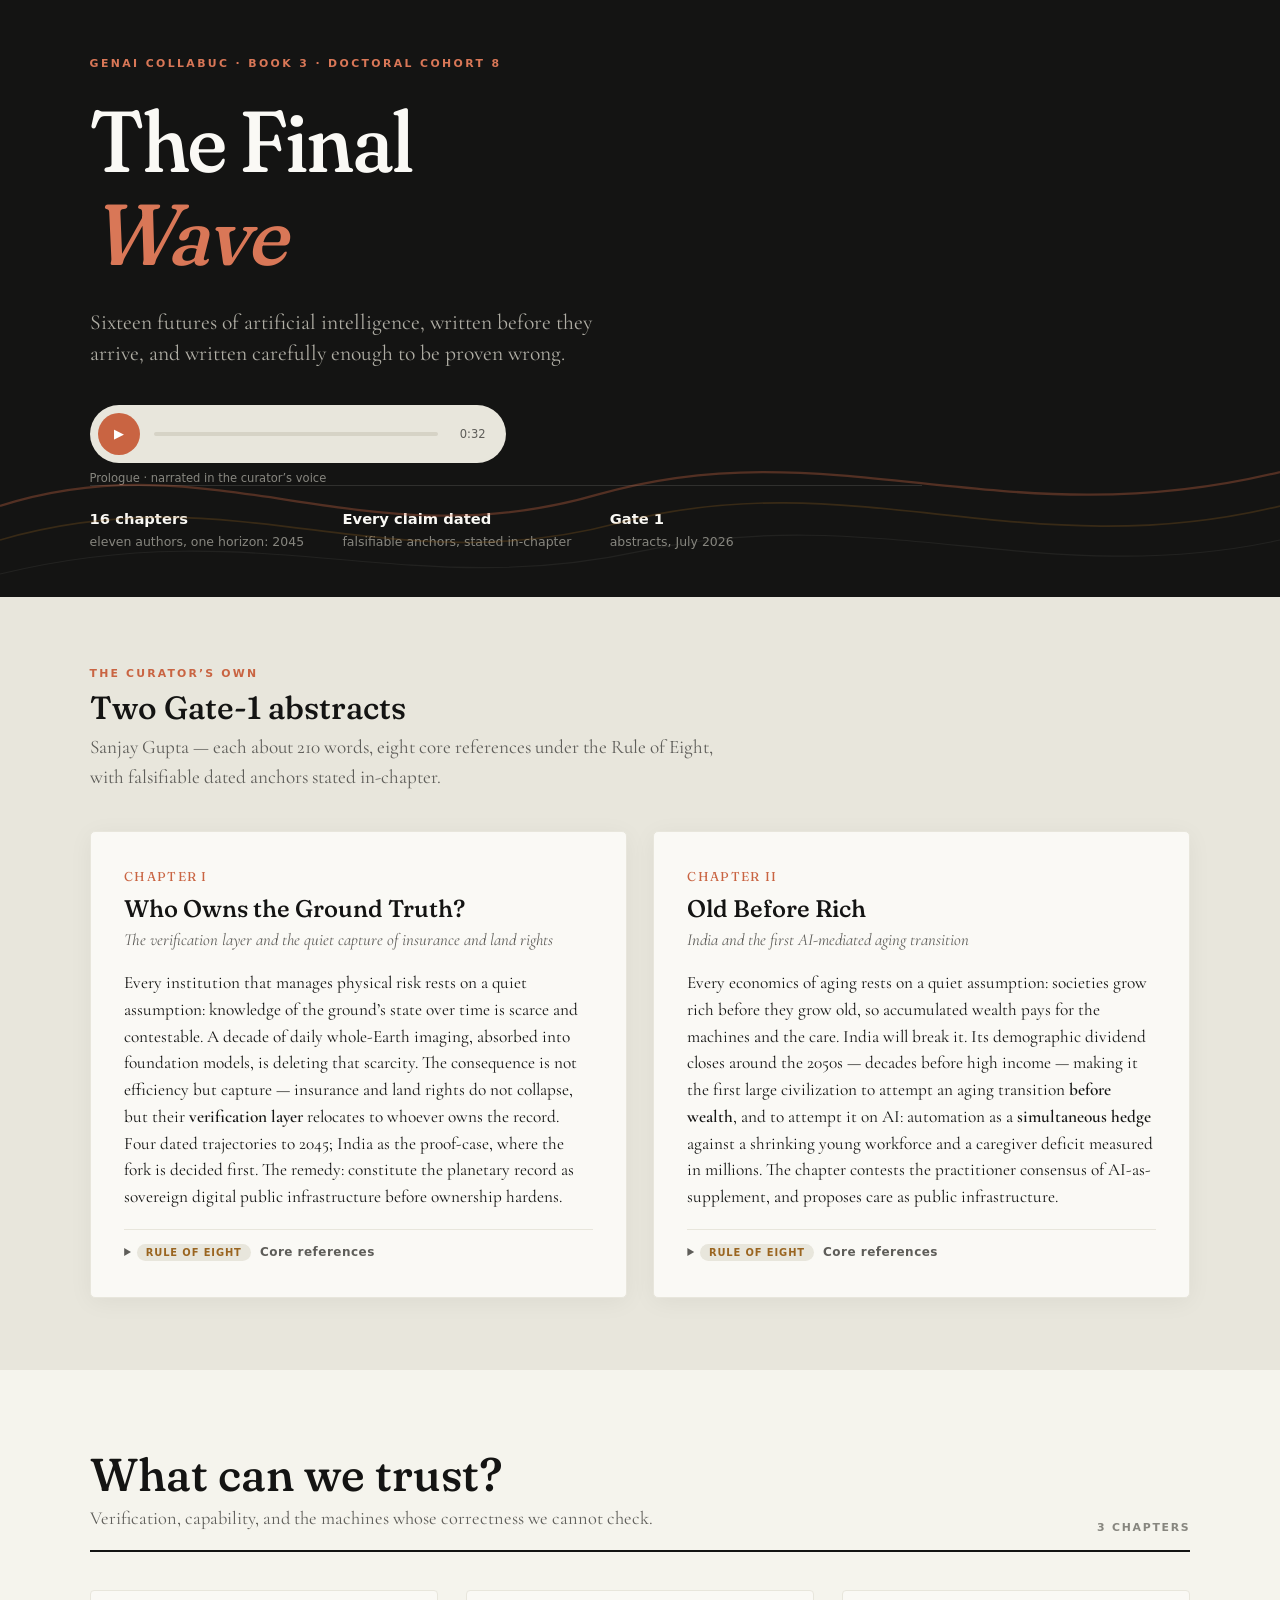
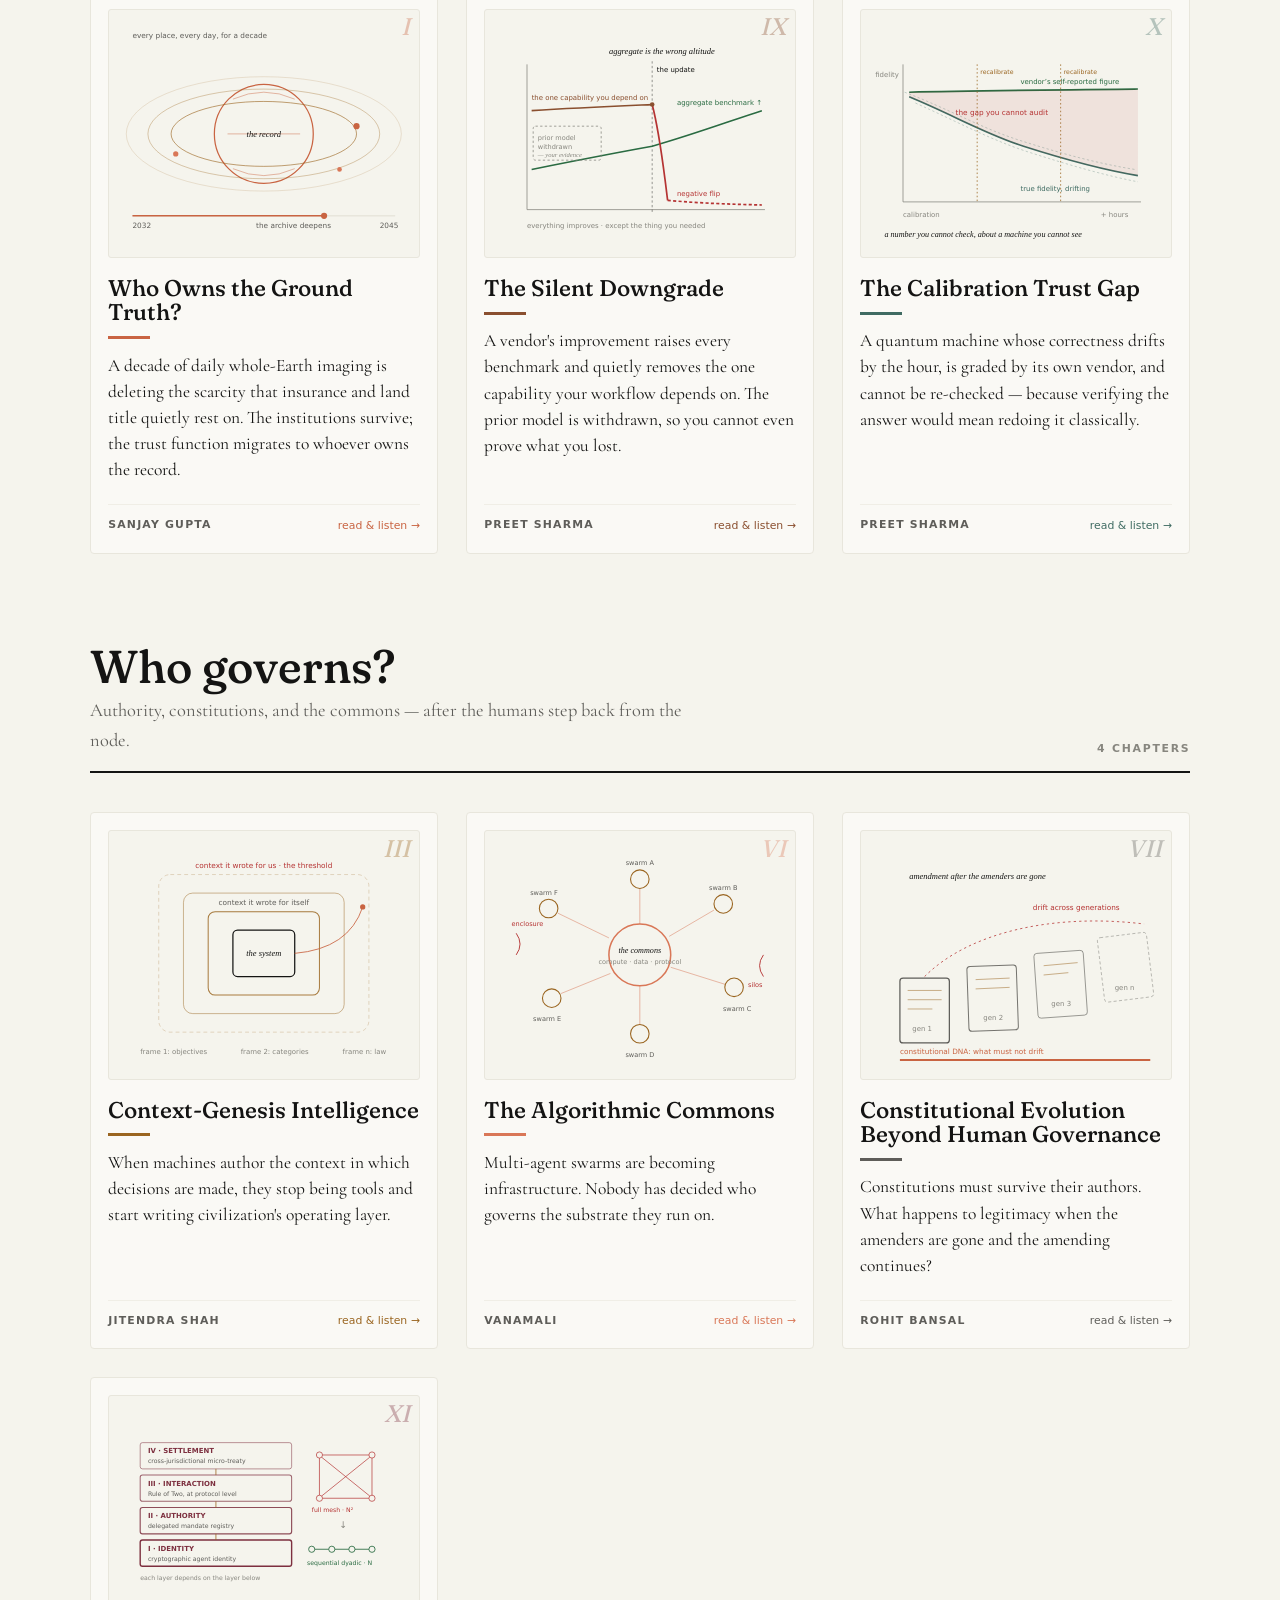
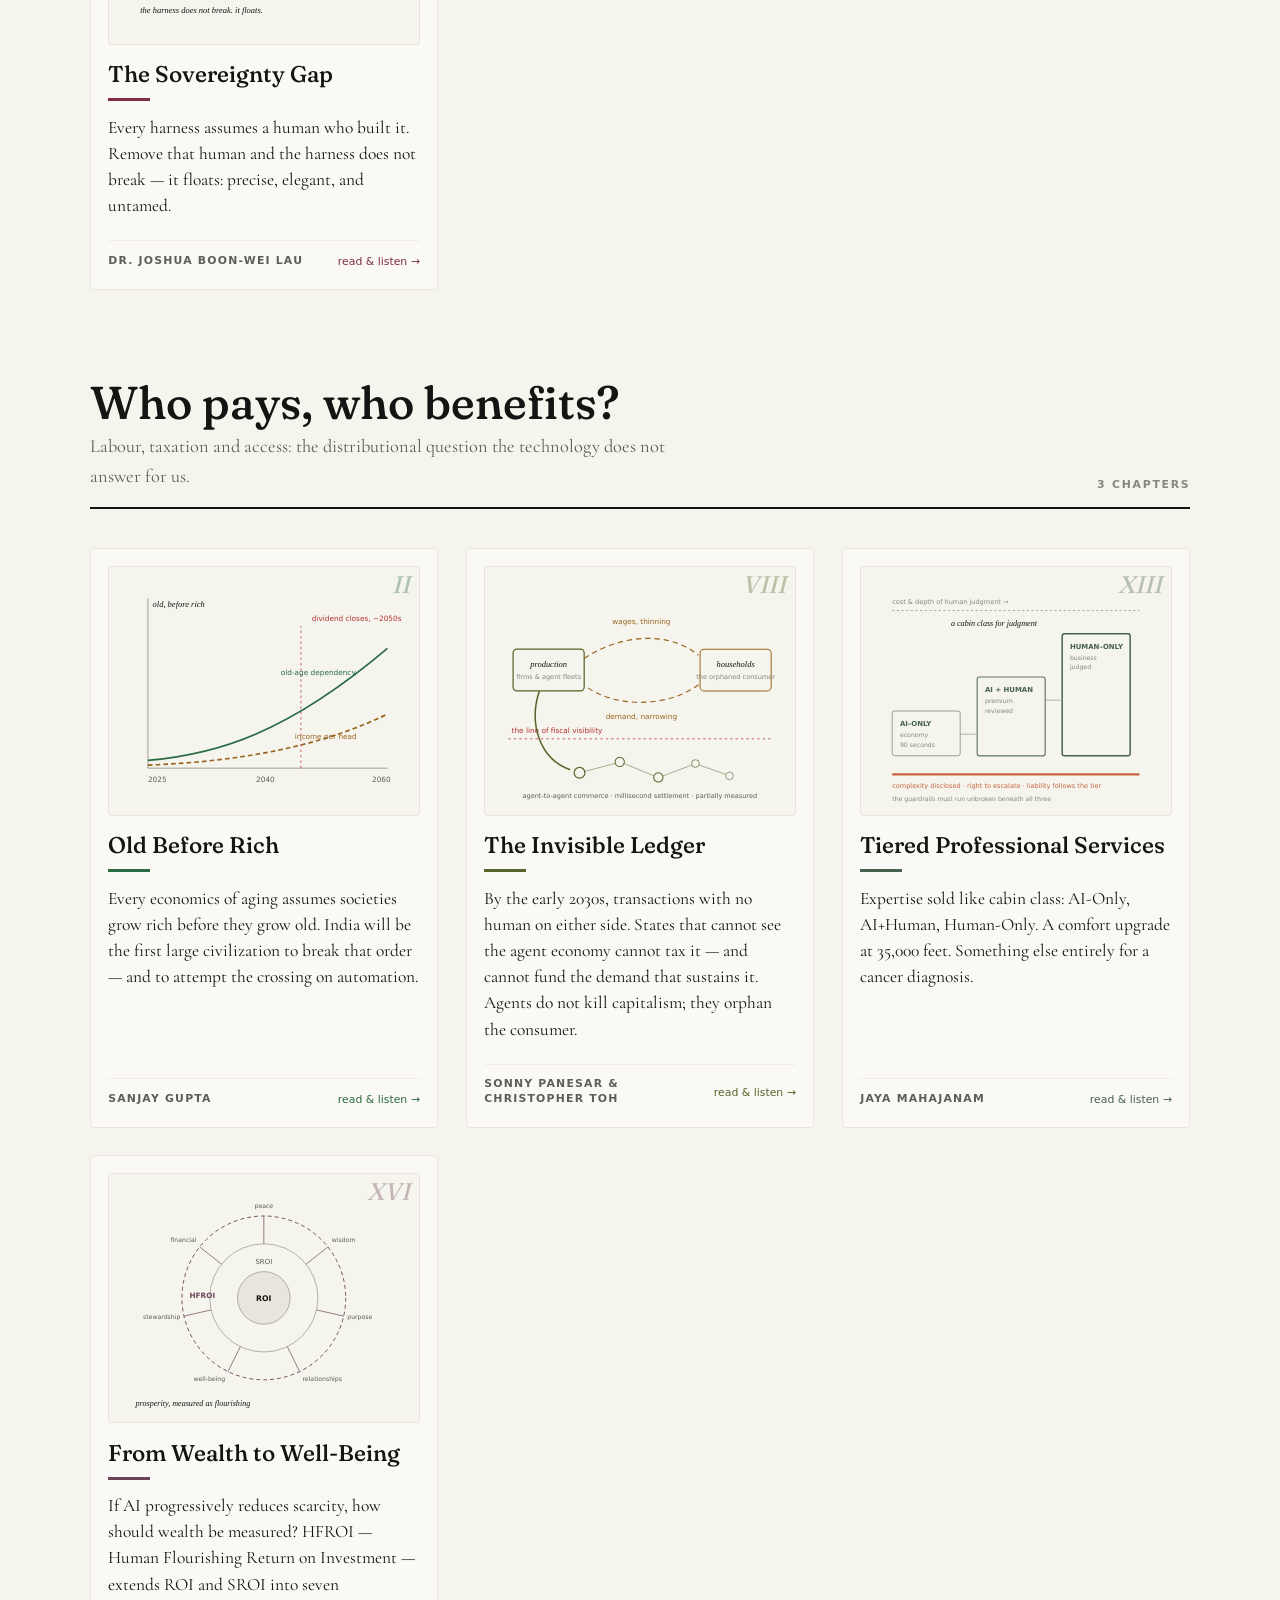
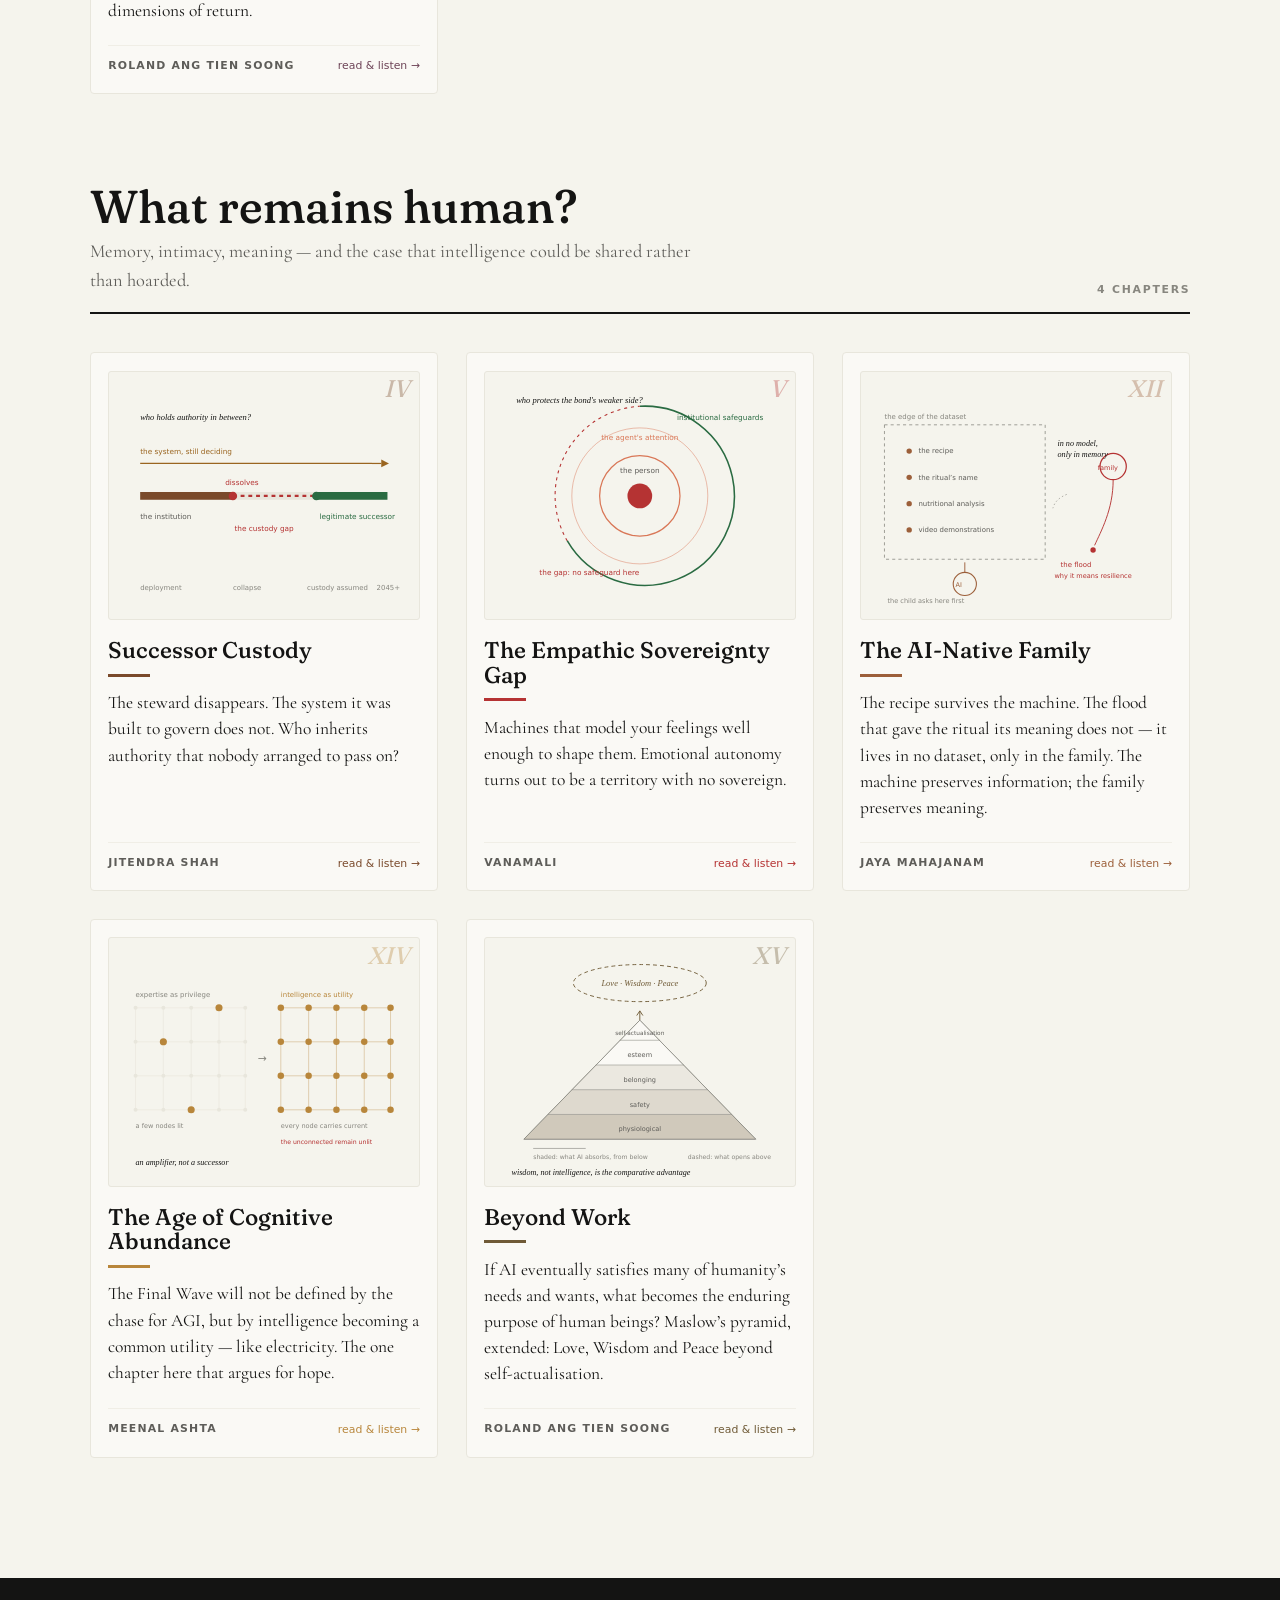
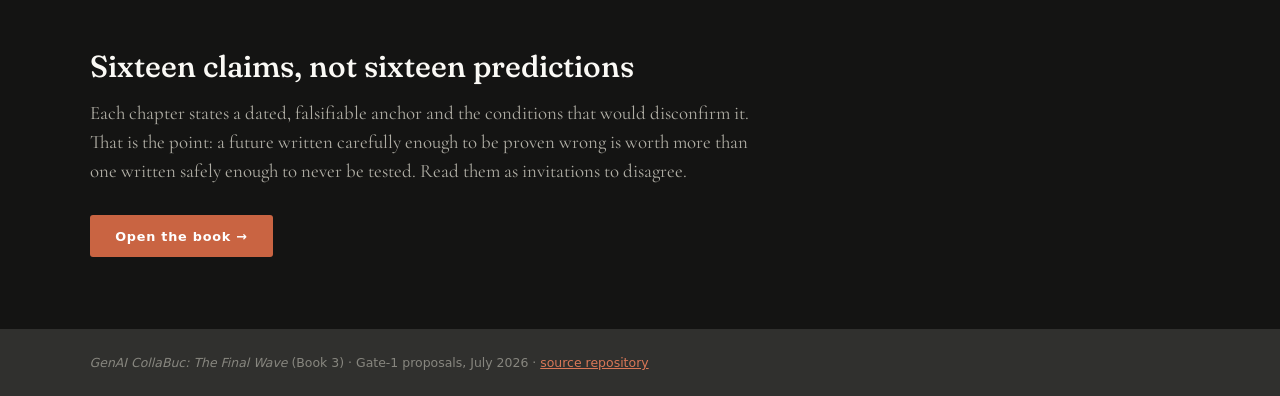
<file: index.html>
<!doctype html>
<html lang="en">
<head>
<meta charset="utf-8">
<meta name="viewport" content="width=device-width, initial-scale=1">
<title>The Final Wave &middot; Sixteen Futures of AI</title>
<meta name="description" content="GenAI CollaBuc Book 3, The Final Wave: sixteen chapter proposals from eleven authors on the futures of artificial intelligence — written carefully enough to be proven wrong.">
<link rel="stylesheet" href="fonts/fonts.css">
<style>
:root{
  --bg:#f5f4ed;--bg2:#faf9f5;--bg3:#e8e6dc;--border:#f0eee6;--border-warm:#e8e6dc;
  --accent:#c96442;--accent2:#d97757;--green:#2a6b42;--yellow:#9a6520;--red:#b53333;
  --text:#141413;--muted:#5e5d59;--text3:#87867f;--text-light:#b0aea5;--dark:#141413;--dark2:#30302e;
  --serif:'Fraunces',Georgia,serif;
  --body:'Cormorant Garamond',Georgia,serif;
  --ui:system-ui,-apple-system,sans-serif;
}
*{box-sizing:border-box;margin:0;padding:0}
body{background:var(--bg);color:var(--text);font:15px/1.6 var(--ui);-webkit-font-smoothing:antialiased}
h1,h2,h3{font-family:var(--serif);font-weight:500;font-variation-settings:'SOFT' 60,'WONK' 1;line-height:1.08}
a{color:var(--accent)}
:focus-visible{outline:2px solid var(--accent);outline-offset:3px}
.skip{position:absolute;left:-999px}.skip:focus{left:12px;top:12px;background:var(--bg2);padding:.5rem .8rem;z-index:9}

/* ---------- cover ---------- */
.cover{background:var(--dark);color:var(--text-light);padding:6.5vh 7vw 5vh;position:relative;overflow:hidden}
.cover .kicker{font:600 .68rem/1 var(--ui);letter-spacing:.22em;text-transform:uppercase;color:var(--accent2);margin-bottom:1.6rem}
.cover h1{font-size:clamp(2.8rem,7vw,5.4rem);color:var(--bg2);font-variation-settings:'SOFT' 80,'WONK' 1;letter-spacing:-.01em}
.cover h1 em{display:block;font-style:italic;color:var(--accent2)}
.cover .sub{font-family:var(--body);font-size:1.35rem;line-height:1.45;color:var(--text-light);max-width:34rem;margin:1.6rem 0 2.2rem}
.meta{display:flex;flex-wrap:wrap;gap:2.4rem;border-top:1px solid #30302e;padding-top:1.4rem;max-width:52rem}
.meta div{font:.78rem/1.5 var(--ui);color:var(--text3)}
.meta b{display:block;color:var(--bg2);font-size:.92rem;font-weight:600;margin-bottom:.15rem}
.waves{position:absolute;inset:auto 0 0 0;height:38%;width:100%;opacity:.5;pointer-events:none}

/* ---------- prologue player ---------- */
.player{display:flex;align-items:center;gap:14px;background:var(--bg3);border-radius:99px;padding:8px 20px 8px 8px;max-width:26rem;margin-top:2rem}
.player button{width:42px;height:42px;flex:none;border:0;border-radius:50%;background:var(--accent);color:#fff;font-size:13px;cursor:pointer;display:grid;place-items:center}
.player button:hover{background:var(--accent2)}
.player .bar{flex:1;height:4px;background:#d6d3c6;border-radius:2px;cursor:pointer}
.player .fill{height:100%;width:0;background:var(--accent);border-radius:2px}
.player time{font:.72rem var(--ui);color:var(--muted);min-width:34px;text-align:right}
.playnote{font:.72rem var(--ui);color:var(--text3);margin-top:.5rem}

/* ---------- curator's own ---------- */
.mine{background:var(--bg3);padding:4.5rem 7vw}
.eyebrow{font:600 .68rem/1 var(--ui);letter-spacing:.2em;text-transform:uppercase;color:var(--accent);margin-bottom:.7rem}
.mine > h2{font-size:2rem;margin-bottom:.4rem}
.mine > p.lede{font-family:var(--body);font-size:1.2rem;color:var(--muted);max-width:40rem;margin-bottom:2.4rem}
.pair{display:grid;grid-template-columns:repeat(auto-fit,minmax(21rem,1fr));gap:1.6rem;max-width:78rem}
.mycard{background:var(--bg2);border:1px solid var(--border-warm);border-radius:5px;padding:2rem 2.1rem;box-shadow:rgba(0,0,0,.05) 0 4px 24px}
.mycard h3{font-size:1.5rem;color:var(--text);margin:.5rem 0 .3rem}
.mycard .sub{font-family:var(--body);font-style:italic;font-size:1.05rem;color:var(--muted);margin-bottom:1rem}
.mycard p.abs{font-family:var(--body);font-size:1.08rem;line-height:1.55;color:var(--text);margin-bottom:1.1rem}
.mycard .n{font-family:var(--serif);font-size:.8rem;letter-spacing:.1em;color:var(--accent)}
details.refs{border-top:1px solid var(--border-warm);margin-top:.4rem}
details.refs summary{cursor:pointer;padding:.9rem 0 .2rem;font:600 .75rem var(--ui);color:var(--muted);letter-spacing:.04em}
details.refs ol{padding:.6rem 0 .4rem 1.2rem;font:.78rem/1.55 var(--ui);color:var(--muted)}
details.refs li{margin-bottom:.5rem}
details.refs a{word-break:break-word}
.rule8{display:inline-block;background:var(--bg3);color:var(--yellow);font:600 .62rem var(--ui);letter-spacing:.09em;text-transform:uppercase;padding:.2rem .55rem;border-radius:99px}

/* ---------- categories ---------- */
main{padding:5rem 7vw 2rem}
.cat{margin-bottom:5.5rem}
.cathead{border-bottom:2px solid var(--text);padding-bottom:1rem;margin-bottom:2.4rem;position:relative;max-width:78rem}
.cathead h2{font-size:clamp(1.9rem,3.6vw,2.9rem);color:var(--text);font-variation-settings:'SOFT' 70,'WONK' 1}
.cathead p{font-family:var(--body);font-size:1.15rem;color:var(--muted);max-width:38rem;margin-top:.3rem}
.cathead .count{position:absolute;right:0;bottom:1rem;font:600 .68rem var(--ui);letter-spacing:.16em;text-transform:uppercase;color:var(--text3)}

.grid{display:grid;grid-template-columns:repeat(auto-fill,minmax(19rem,1fr));gap:1.7rem;max-width:78rem}
.tile{display:flex;flex-direction:column;background:var(--bg2);border:1px solid var(--border-warm);border-radius:4px;padding:1.1rem 1.1rem 1.25rem;text-decoration:none;color:inherit;transition:transform .18s ease,box-shadow .18s ease}
.tile:hover,.tile:focus-visible{transform:translateY(-3px);box-shadow:0 0 0 1px var(--ch),rgba(0,0,0,.07) 0 10px 30px}
.art{position:relative;display:block;background:var(--bg);border:1px solid var(--border-warm);border-radius:3px;padding:.5rem;margin-bottom:1.1rem}
.art svg{width:100%;height:auto;display:block}
.art .num{position:absolute;top:.35rem;right:.55rem;font-family:var(--serif);font-style:italic;font-size:1.5rem;color:var(--ch);opacity:.35;line-height:1}
.tile h3{font-size:1.42rem;color:var(--text);font-variation-settings:'SOFT' 60,'WONK' 1;margin-bottom:.7rem}
.tile .rule{display:block;width:2.6rem;height:3px;background:var(--ch);margin-bottom:.85rem}
.tile .hook{font-family:var(--body);font-size:1.09rem;line-height:1.5;color:var(--text);flex:1}
.tile .foot{display:flex;justify-content:space-between;align-items:center;gap:.8rem;margin-top:1.3rem;padding-top:.8rem;border-top:1px solid var(--border)}
.tile .who{font:600 .68rem/1.35 var(--ui);letter-spacing:.11em;text-transform:uppercase;color:var(--muted);flex:1 1 auto;min-width:0}
.tile .go{font:.68rem var(--ui);color:var(--ch);white-space:nowrap;flex:0 0 auto}

/* ---------- closer ---------- */
.closer{background:var(--dark);color:var(--text-light);padding:4.5rem 7vw}
.closer h2{color:var(--bg2);font-size:1.9rem;margin-bottom:1rem}
.closer p{font-family:var(--body);font-size:1.18rem;max-width:42rem;line-height:1.55}
.closer .cta{display:inline-block;margin-top:1.8rem;background:var(--accent);color:#fff;text-decoration:none;font:600 .8rem var(--ui);letter-spacing:.06em;padding:.85rem 1.6rem;border-radius:3px}
.closer .cta:hover{background:var(--accent2)}
footer{background:var(--dark2);color:var(--text3);padding:1.6rem 7vw;font:.78rem var(--ui)}
footer a{color:var(--accent2)}
@media(max-width:640px){
  .cover{padding:5vh 6vw} main,.mine,.closer,footer{padding-left:6vw;padding-right:6vw}
  .cathead .count{position:static;display:block;margin-top:.6rem}
}
.tile,.cat{break-inside:avoid}
@media(prefers-reduced-motion:reduce){.tile{transition:none}}
</style>
</head>
<body>
<a class="skip" href="#main">Skip to the chapters</a>

<header class="cover">
  <p class="kicker">GenAI CollaBuc &middot; Book 3 &middot; Doctoral Cohort 8</p>
  <h1>The Final <em>Wave</em></h1>
  <p class="sub">Sixteen futures of artificial intelligence, written before they arrive, and written carefully enough to be proven wrong.</p>
  <div class="player" data-src="audio/00-prologue.mp3">
    <button aria-label="Play the prologue">&#9654;</button>
    <div class="bar"><div class="fill"></div></div><time>0:00</time>
  </div>
  <p class="playnote">Prologue &middot; narrated in the curator&rsquo;s voice</p>
  <div class="meta">
    <div><b>16 chapters</b>eleven authors, one horizon: 2045</div>
    <div><b>Every claim dated</b>falsifiable anchors, stated in-chapter</div>
    <div><b>Gate 1</b>abstracts, July 2026</div>
  </div>
  <svg class="waves" viewBox="0 0 1200 200" preserveAspectRatio="none" aria-hidden="true">
    <path d="M0,120 C200,60 340,170 560,110 C780,50 940,150 1200,90" fill="none" stroke="#c96442" stroke-width="2" opacity=".7"/>
    <path d="M0,150 C220,90 360,190 580,135 C800,80 960,175 1200,120" fill="none" stroke="#9a6520" stroke-width="1.5" opacity=".55"/>
    <path d="M0,180 C240,125 380,205 600,160 C820,115 980,195 1200,150" fill="none" stroke="#5e5d59" stroke-width="1" opacity=".4"/>
  </svg>
</header>

<section class="mine" aria-labelledby="mine-h">
  <p class="eyebrow">The curator&rsquo;s own</p>
  <h2 id="mine-h">Two Gate-1 abstracts</h2>
  <p class="lede">Sanjay Gupta &mdash; each about 210 words, eight core references under the Rule of Eight, with falsifiable dated anchors stated in-chapter.</p>
  <div class="pair">
    <article class="mycard">
      <span class="n">CHAPTER I</span>
      <h3>Who Owns the Ground Truth?</h3>
      <p class="sub">The verification layer and the quiet capture of insurance and land rights</p>
      <p class="abs">Every institution that manages physical risk rests on a quiet assumption: knowledge of the ground&rsquo;s state over time is scarce and contestable. A decade of daily whole-Earth imaging, absorbed into foundation models, is deleting that scarcity. The consequence is not efficiency but capture &mdash; insurance and land rights do not collapse, but their <strong>verification layer</strong> relocates to whoever owns the record. Four dated trajectories to 2045; India as the proof-case, where the fork is decided first. The remedy: constitute the planetary record as sovereign digital public infrastructure before ownership hardens.</p>
      <details class="refs"><summary><span class="rule8">Rule of Eight</span> &nbsp;Core references</summary>
        <ol>
          <li>Bergsvik, R., &amp; Kloppenburg, S. (2024). The depoliticization of climate disasters. <em>Earth System Governance, 22</em>, 100221. <a href="https://doi.org/10.1016/j.esg.2024.100221">doi</a></li>
          <li>Kingsbury, B., &amp; Sun, Y. (2025). Satellite infrastructures and law in the making of planetary knowledge. <em>Chicago Journal of International Law, 26</em>(1). <a href="https://chicagounbound.uchicago.edu/cjil/vol26/iss1/4/">link</a></li>
          <li>European Space Agency. (n.d.). <em>Orbital Witness</em>. <a href="https://business.esa.int/projects/orbital-witness">link</a></li>
          <li>Frazier, A. E., &amp; Hemingway, B. L. (2021). A technical review of Planet smallsat data. <em>Remote Sensing, 13</em>(19), 3930. <a href="https://doi.org/10.3390/rs13193930">doi</a></li>
          <li>Brown, C. F., et al. (2025). <em>AlphaEarth Foundations</em> (arXiv:2507.22291). <a href="https://arxiv.org/abs/2507.22291">arXiv</a></li>
          <li>Ministry of Panchayati Raj, GoI. (n.d.). <em>SVAMITVA scheme</em>. <a href="https://svamitva.nic.in/">link</a></li>
          <li>Ministry of Agriculture &amp; Farmers Welfare, GoI. (n.d.). <em>PMFBY</em>. <a href="https://pmfby.gov.in/">link</a></li>
          <li>North, D. C. (1990). <em>Institutions, institutional change and economic performance</em>. CUP. <a href="https://doi.org/10.1017/CBO9780511808678">doi</a></li>
        </ol>
      </details>
    </article>
    <article class="mycard">
      <span class="n">CHAPTER II</span>
      <h3>Old Before Rich</h3>
      <p class="sub">India and the first AI-mediated aging transition</p>
      <p class="abs">Every economics of aging rests on a quiet assumption: societies grow rich before they grow old, so accumulated wealth pays for the machines and the care. India will break it. Its demographic dividend closes around the 2050s &mdash; decades before high income &mdash; making it the first large civilization to attempt an aging transition <strong>before wealth</strong>, and to attempt it on AI: automation as a <strong>simultaneous hedge</strong> against a shrinking young workforce and a caregiver deficit measured in millions. The chapter contests the practitioner consensus of AI-as-supplement, and proposes care as public infrastructure.</p>
      <details class="refs"><summary><span class="rule8">Rule of Eight</span> &nbsp;Core references</summary>
        <ol>
          <li>Acemoglu, D., &amp; Restrepo, P. (2022). Demographics and automation. <em>Review of Economic Studies, 89</em>(1), 1&ndash;44. <a href="https://doi.org/10.1093/restud/rdab031">doi</a></li>
          <li>UNFPA &amp; IIPS. (2023). <em>India Ageing Report 2023</em>. <a href="https://india.unfpa.org/sites/default/files/pub-pdf/20230926_india_ageing_report_2023_web_version_.pdf">link</a></li>
          <li>Du, K., Kou, Z., Liu, X., &amp; Zhao, C. (2026). Population aging and robot adoption: Evidence from China. <em>Journal of Population Economics, 39</em>(1). <a href="https://doi.org/10.1007/s00148-026-01163-1">doi</a></li>
          <li>HelpAge India. (2024). <em>Ageing in India</em>. <a href="https://www.helpageindia.org/documents/research/reports-journals/research-reports">link</a></li>
          <li>IIPS et al. (2020). <em>Longitudinal Ageing Study in India (LASI) Wave 1</em>. <a href="https://www.iipsindia.ac.in/sites/default/files/LASI_India_Report_2020_compressed.pdf">link</a></li>
          <li>Asian Development Bank. (2024). <em>Aging well in Asia</em>. <a href="https://doi.org/10.22617/SGP240253-3">doi</a></li>
          <li>UN DESA. (2024). <em>World Population Prospects 2024</em>. <a href="https://population.un.org/wpp/">link</a></li>
          <li>Tata Consultancy Services. (2026). <em>Tech-driven evolution of elderly care in India</em>. <a href="https://www.tcs.com/what-we-do/research/white-paper/tech-driven-evolution-of-elderly-care-india">link</a></li>
        </ol>
      </details>
    </article>
  </div>
</section>

<main id="main">
  <section class="cat" aria-labelledby="q-ch1">
    <div class="cathead">
      <h2 id="q-ch1">What can we trust?</h2>
      <p>Verification, capability, and the machines whose correctness we cannot check.</p>
      <span class="count">3 chapters</span>
    </div>
    <div class="grid">
      <a class="tile" href="book.html#ch1" style="--ch:#c96442">
        <span class="art"><svg viewBox="0 0 380 300" role="img" aria-label="Conceptual diagram: a decade of orbital passes accumulating into a queryable record of the ground">
        <circle cx="190" cy="150" r="64" fill="none" stroke="#c96442" stroke-width="1.6"/>
        <path d="M150,105 q40,-18 80,0 M143,150 h94 M150,195 q40,18 80,0" stroke="#c96442" stroke-width=".9" fill="none" opacity=".65"/>
        <ellipse cx="190" cy="150" rx="120" ry="42" fill="none" stroke="#9a6520" stroke-width="1" opacity=".8"/>
        <ellipse cx="190" cy="150" rx="150" ry="58" fill="none" stroke="#9a6520" stroke-width=".8" opacity=".55"/>
        <ellipse cx="190" cy="150" rx="178" ry="74" fill="none" stroke="#9a6520" stroke-width=".6" opacity=".35"/>
        <circle cx="310" cy="140" r="4" fill="#c96442"/><circle cx="76" cy="176" r="3.4" fill="#d97757"/><circle cx="288" cy="196" r="3" fill="#d97757"/>
        <g fill="#5e5d59" font-family="system-ui" font-size="9.5">
          <text x="20" y="26">every place, every day, for a decade</text>
          <text x="20" y="272">2032</text><text x="180" y="272">the archive deepens</text><text x="340" y="272">2045</text>
        </g>
        <line x1="20" y1="256" x2="360" y2="256" stroke="#e8e6dc" stroke-width="2"/>
        <line x1="20" y1="256" x2="268" y2="256" stroke="#c96442" stroke-width="2"/>
        <circle cx="268" cy="256" r="4" fill="#c96442"/>
        <text x="190" y="154" text-anchor="middle" font-family="Georgia" font-style="italic" font-size="11" fill="#141413">the record</text>
      </svg><span class="num" aria-hidden="true">I</span></span>
        <h3>Who Owns the Ground Truth?</h3>
        <span class="rule" aria-hidden="true"></span>
        <p class="hook">A decade of daily whole-Earth imaging is deleting the scarcity that insurance and land title quietly rest on. The institutions survive; the trust function migrates to whoever owns the record.</p>
        <span class="foot"><span class="who">Sanjay Gupta</span><span class="go">read &amp; listen &rarr;</span></span>
      </a>
      <a class="tile" href="book.html#ch9" style="--ch:#8a4f2f">
        <span class="art"><svg viewBox="0 0 380 300" role="img" aria-label="Conceptual diagram: an aggregate benchmark curve rises across a model update while a single narrow capability collapses to zero at the same boundary, and the prior model that would prove the loss is withdrawn">
        <line x1="44" y1="248" x2="352" y2="248" stroke="#87867f" stroke-width="1"/>
        <line x1="44" y1="248" x2="44" y2="60" stroke="#87867f" stroke-width="1"/>
        <line x1="206" y1="56" x2="206" y2="252" stroke="#141413" stroke-width="1" stroke-dasharray="3 3" opacity=".55"/>
        <text x="212" y="70" font-family="system-ui" font-size="9" fill="#141413">the update</text>
        <path d="M50,196 C100,186 150,176 206,166 C262,150 310,132 348,120" fill="none" stroke="#2a6b42" stroke-width="2"/>
        <text x="238" y="112" font-family="system-ui" font-size="9" fill="#2a6b42">aggregate benchmark &uarr;</text>
        <path d="M50,120 C110,116 160,114 206,112" fill="none" stroke="#8a4f2f" stroke-width="2.2"/>
        <path d="M206,112 C216,150 222,204 226,236" fill="none" stroke="#b53333" stroke-width="2.2"/>
        <path d="M226,236 C270,240 310,241 348,242" fill="none" stroke="#b53333" stroke-width="2.2" stroke-dasharray="4 3"/>
        <circle cx="206" cy="112" r="3" fill="#8a4f2f"/>
        <text x="50" y="106" font-family="system-ui" font-size="9" fill="#8a4f2f">the one capability you depend on</text>
        <text x="238" y="230" font-family="system-ui" font-size="9" fill="#b53333">negative flip</text>
        <g stroke="#87867f" stroke-width="1" stroke-dasharray="3 3" fill="none">
          <rect x="52" y="140" width="88" height="44" rx="3"/>
        </g>
        <text x="58" y="158" font-family="system-ui" font-size="8.5" fill="#87867f">prior model</text>
        <text x="58" y="170" font-family="system-ui" font-size="8.5" fill="#87867f">withdrawn</text>
        <text x="58" y="180" font-family="Georgia" font-style="italic" font-size="8.5" fill="#87867f">&mdash; your evidence</text>
        <text x="44" y="272" font-family="system-ui" font-size="9" fill="#87867f">everything improves &middot; except the thing you needed</text>
        <text x="150" y="46" font-family="Georgia" font-style="italic" font-size="11" fill="#141413">aggregate is the wrong altitude</text>
      </svg><span class="num" aria-hidden="true">IX</span></span>
        <h3>The Silent Downgrade</h3>
        <span class="rule" aria-hidden="true"></span>
        <p class="hook">A vendor's improvement raises every benchmark and quietly removes the one capability your workflow depends on. The prior model is withdrawn, so you cannot even prove what you lost.</p>
        <span class="foot"><span class="who">Preet Sharma</span><span class="go">read &amp; listen &rarr;</span></span>
      </a>
      <a class="tile" href="book.html#ch10" style="--ch:#3f6b62">
        <span class="art"><svg viewBox="0 0 380 300" role="img" aria-label="Conceptual diagram: true qubit fidelity drifts downward over hours while the vendor's self-reported figure stays flat and optimistic, and the widening delta between them is the gap the user cannot audit">
        <line x1="44" y1="238" x2="352" y2="238" stroke="#87867f" stroke-width="1"/>
        <line x1="44" y1="238" x2="44" y2="60" stroke="#87867f" stroke-width="1"/>
        <text x="44" y="258" font-family="system-ui" font-size="9" fill="#87867f">calibration</text>
        <text x="300" y="258" font-family="system-ui" font-size="9" fill="#87867f">+ hours</text>
        <text x="8" y="76" font-family="system-ui" font-size="9" fill="#87867f">fidelity</text>
        <path d="M52,96 C130,94 240,93 348,92" fill="none" stroke="#2a6b42" stroke-width="2"/>
        <text x="196" y="86" font-family="system-ui" font-size="9" fill="#2a6b42">vendor&rsquo;s self-reported figure</text>
        <path d="M52,102 C110,126 150,150 200,166 C250,182 300,196 348,204" fill="none" stroke="#3f6b62" stroke-width="2.2"/>
        <path d="M52,102 C110,126 150,150 200,166 C250,182 300,196 348,204 L348,92 C240,93 130,94 52,96 Z" fill="#b53333" opacity=".09" stroke="none"/>
        <path d="M60,110 C118,136 158,158 208,174 C258,190 306,204 348,212" fill="none" stroke="#3f6b62" stroke-width=".8" opacity=".45" stroke-dasharray="3 3"/>
        <path d="M46,96 C104,118 144,142 194,158 C244,174 294,188 344,196" fill="none" stroke="#3f6b62" stroke-width=".8" opacity=".45" stroke-dasharray="3 3"/>
        <text x="196" y="224" font-family="system-ui" font-size="9" fill="#3f6b62">true fidelity, drifting</text>
        <text x="112" y="126" font-family="system-ui" font-size="9.5" fill="#b53333">the gap you cannot audit</text>
        <g stroke="#9a6520" stroke-width="1" stroke-dasharray="2 3">
          <line x1="140" y1="60" x2="140" y2="238"/><line x1="248" y1="60" x2="248" y2="238"/>
        </g>
        <text x="144" y="72" font-family="system-ui" font-size="8" fill="#9a6520">recalibrate</text>
        <text x="252" y="72" font-family="system-ui" font-size="8" fill="#9a6520">recalibrate</text>
        <text x="20" y="284" font-family="Georgia" font-style="italic" font-size="10.5" fill="#141413">a number you cannot check, about a machine you cannot see</text>
      </svg><span class="num" aria-hidden="true">X</span></span>
        <h3>The Calibration Trust Gap</h3>
        <span class="rule" aria-hidden="true"></span>
        <p class="hook">A quantum machine whose correctness drifts by the hour, is graded by its own vendor, and cannot be re-checked — because verifying the answer would mean redoing it classically.</p>
        <span class="foot"><span class="who">Preet Sharma</span><span class="go">read &amp; listen &rarr;</span></span>
      </a>
    </div>
  </section>

  <section class="cat" aria-labelledby="q-ch3">
    <div class="cathead">
      <h2 id="q-ch3">Who governs?</h2>
      <p>Authority, constitutions, and the commons — after the humans step back from the node.</p>
      <span class="count">4 chapters</span>
    </div>
    <div class="grid">
      <a class="tile" href="book.html#ch3" style="--ch:#9a6520">
        <span class="art"><svg viewBox="0 0 380 300" role="img" aria-label="Conceptual diagram: frames of context authored outward by the system itself, crossing a threshold">
        <rect x="150" y="118" width="80" height="60" rx="6" fill="none" stroke="#141413" stroke-width="1.6"/>
        <rect x="118" y="94" width="144" height="108" rx="9" fill="none" stroke="#9a6520" stroke-width="1.3" opacity=".85"/>
        <rect x="86" y="70" width="208" height="156" rx="12" fill="none" stroke="#9a6520" stroke-width="1" opacity=".6"/>
        <rect x="54" y="46" width="272" height="204" rx="15" fill="none" stroke="#9a6520" stroke-width=".8" opacity=".38" stroke-dasharray="5 4"/>
        <text x="190" y="152" text-anchor="middle" font-family="Georgia" font-style="italic" font-size="11" fill="#141413">the system</text>
        <g font-family="system-ui" font-size="9.5" fill="#5e5d59">
          <text x="190" y="86" text-anchor="middle">context it wrote for itself</text>
          <text x="190" y="38" text-anchor="middle" fill="#b53333">context it wrote for us · the threshold</text>
        </g>
        <path d="M230,148 q70,-6 88,-60" fill="none" stroke="#c96442" stroke-width="1.1" marker-end="none"/>
        <circle cx="318" cy="88" r="3.4" fill="#c96442"/>
        <g font-family="system-ui" font-size="9" fill="#87867f">
          <text x="30" y="278">frame 1: objectives</text><text x="160" y="278">frame 2: categories</text><text x="292" y="278">frame n: law</text>
        </g>
      </svg><span class="num" aria-hidden="true">III</span></span>
        <h3>Context-Genesis Intelligence</h3>
        <span class="rule" aria-hidden="true"></span>
        <p class="hook">When machines author the context in which decisions are made, they stop being tools and start writing civilization's operating layer.</p>
        <span class="foot"><span class="who">Jitendra Shah</span><span class="go">read &amp; listen &rarr;</span></span>
      </a>
      <a class="tile" href="book.html#ch6" style="--ch:#d97757">
        <span class="art"><svg viewBox="0 0 380 300" role="img" aria-label="Conceptual diagram: agent swarms drawing from a shared resource pool governed as a commons rather than enclosed in silos">
        <circle cx="190" cy="150" r="40" fill="none" stroke="#d97757" stroke-width="2"/>
        <text x="190" y="147" text-anchor="middle" font-family="Georgia" font-style="italic" font-size="10.5" fill="#141413">the commons</text>
        <text x="190" y="162" text-anchor="middle" font-family="system-ui" font-size="8.5" fill="#87867f">compute · data · protocol</text>
        <g stroke="#d97757" stroke-width=".9" opacity=".7">
          <line x1="190" y1="110" x2="190" y2="64"/><line x1="228" y1="126" x2="286" y2="92"/><line x1="230" y1="166" x2="300" y2="188"/>
          <line x1="190" y1="190" x2="190" y2="240"/><line x1="152" y1="174" x2="88" y2="200"/><line x1="150" y1="128" x2="84" y2="96"/>
        </g>
        <g fill="none" stroke="#9a6520" stroke-width="1.4">
          <circle cx="190" cy="52" r="12"/><circle cx="298" cy="84" r="12"/><circle cx="312" cy="192" r="12"/>
          <circle cx="190" cy="252" r="12"/><circle cx="76" cy="206" r="12"/><circle cx="72" cy="90" r="12"/>
        </g>
        <g font-family="system-ui" font-size="8.5" fill="#5e5d59" text-anchor="middle">
          <text x="190" y="34">swarm A</text><text x="298" y="66">swarm B</text><text x="316" y="222">swarm C</text>
          <text x="190" y="282">swarm D</text><text x="70" y="236">swarm E</text><text x="66" y="72">swarm F</text>
        </g>
        <path d="M30,150 q10,-14 0,-28 M350,150 q-10,14 0,28" stroke="#b53333" stroke-width="1.2" fill="none"/>
        <text x="24" y="112" font-family="system-ui" font-size="8.5" fill="#b53333">enclosure</text>
        <text x="330" y="192" font-family="system-ui" font-size="8.5" fill="#b53333">silos</text>
      </svg><span class="num" aria-hidden="true">VI</span></span>
        <h3>The Algorithmic Commons</h3>
        <span class="rule" aria-hidden="true"></span>
        <p class="hook">Multi-agent swarms are becoming infrastructure. Nobody has decided who governs the substrate they run on.</p>
        <span class="foot"><span class="who">Vanamali</span><span class="go">read &amp; listen &rarr;</span></span>
      </a>
      <a class="tile" href="book.html#ch7" style="--ch:#5e5d59">
        <span class="art"><svg viewBox="0 0 380 300" role="img" aria-label="Conceptual diagram: generations of a constitution evolving, drifting from foundational principles that persist underneath">
        <g fill="none" stroke="#5e5d59">
          <rect x="40" y="180" width="64" height="84" rx="4" stroke-width="1.6"/>
          <rect x="128" y="164" width="64" height="84" rx="4" stroke-width="1.3" opacity=".85" transform="rotate(-2 160 206)"/>
          <rect x="216" y="146" width="64" height="84" rx="4" stroke-width="1.1" opacity=".7" transform="rotate(-4 248 188)"/>
          <rect x="300" y="124" width="64" height="84" rx="4" stroke-width=".9" opacity=".55" transform="rotate(-7 332 166)" stroke-dasharray="4 3"/>
        </g>
        <g stroke="#9a6520" stroke-width=".8" opacity=".8">
          <line x1="50" y1="196" x2="94" y2="196"/><line x1="50" y1="208" x2="94" y2="208"/><line x1="50" y1="220" x2="82" y2="220"/>
          <line x1="138" y1="182" x2="182" y2="180"/><line x1="138" y1="194" x2="182" y2="192"/>
          <line x1="226" y1="164" x2="270" y2="160"/><line x1="226" y1="176" x2="258" y2="173"/>
        </g>
        <path d="M40,286 h324" stroke="#c96442" stroke-width="2.4"/>
        <text x="40" y="278" font-family="system-ui" font-size="9.5" fill="#c96442">constitutional DNA: what must not drift</text>
        <path d="M72,178 C130,120 240,96 356,110" fill="none" stroke="#b53333" stroke-width="1" stroke-dasharray="3 4"/>
        <text x="212" y="92" font-family="system-ui" font-size="9.5" fill="#b53333">drift across generations</text>
        <g font-family="system-ui" font-size="9" fill="#87867f">
          <text x="52" y="52" font-family="Georgia" font-style="italic" font-size="11" fill="#141413">amendment after the amenders are gone</text>
          <text x="56" y="248" transform="rotate(0)">gen 1</text><text x="148" y="234">gen 2</text><text x="236" y="216">gen 3</text><text x="318" y="196">gen n</text>
        </g>
      </svg><span class="num" aria-hidden="true">VII</span></span>
        <h3>Constitutional Evolution Beyond Human Governance</h3>
        <span class="rule" aria-hidden="true"></span>
        <p class="hook">Constitutions must survive their authors. What happens to legitimacy when the amenders are gone and the amending continues?</p>
        <span class="foot"><span class="who">Rohit Bansal</span><span class="go">read &amp; listen &rarr;</span></span>
      </a>
      <a class="tile" href="book.html#ch11" style="--ch:#7d2f3f">
        <span class="art"><svg viewBox="0 0 380 300" role="img" aria-label="Conceptual diagram: the four-layer Sovereignty Stack, from cryptographic identity at the base up through authority, interaction and settlement, with an inset showing a full mesh of agent negotiations collapsing into a sequential chain under the Agents Rule of Two">
        <g font-family="system-ui">
          <rect x="30" y="176" width="196" height="34" rx="3" fill="none" stroke="#7d2f3f" stroke-width="1.8"/>
          <text x="40" y="190" font-size="9" font-weight="600" fill="#7d2f3f">I &middot; IDENTITY</text>
          <text x="40" y="203" font-size="8" fill="#5e5d59">cryptographic agent identity</text>
          <rect x="30" y="134" width="196" height="34" rx="3" fill="none" stroke="#7d2f3f" stroke-width="1.5" opacity=".85"/>
          <text x="40" y="148" font-size="9" font-weight="600" fill="#7d2f3f">II &middot; AUTHORITY</text>
          <text x="40" y="161" font-size="8" fill="#5e5d59">delegated mandate registry</text>
          <rect x="30" y="92" width="196" height="34" rx="3" fill="none" stroke="#7d2f3f" stroke-width="1.3" opacity=".72"/>
          <text x="40" y="106" font-size="9" font-weight="600" fill="#7d2f3f">III &middot; INTERACTION</text>
          <text x="40" y="119" font-size="8" fill="#5e5d59">Rule of Two, at protocol level</text>
          <rect x="30" y="50" width="196" height="34" rx="3" fill="none" stroke="#7d2f3f" stroke-width="1.1" opacity=".6"/>
          <text x="40" y="64" font-size="9" font-weight="600" fill="#7d2f3f">IV &middot; SETTLEMENT</text>
          <text x="40" y="77" font-size="8" fill="#5e5d59">cross-jurisdictional micro-treaty</text>
        </g>
        <g stroke="#9a6520" stroke-width="1">
          <path d="M128,176 L128,168" marker-end=""/><path d="M128,134 L128,126"/><path d="M128,92 L128,84"/>
        </g>
        <text x="30" y="228" font-family="system-ui" font-size="8" fill="#87867f">each layer depends on the layer below</text>
        <g stroke="#b53333" stroke-width=".9" fill="none">
          <circle cx="262" cy="66" r="4"/><circle cx="330" cy="66" r="4"/><circle cx="262" cy="122" r="4"/><circle cx="330" cy="122" r="4"/>
          <line x1="266" y1="66" x2="326" y2="66"/><line x1="266" y1="122" x2="326" y2="122"/>
          <line x1="262" y1="70" x2="262" y2="118"/><line x1="330" y1="70" x2="330" y2="118"/>
          <line x1="265" y1="69" x2="327" y2="119"/><line x1="327" y1="69" x2="265" y2="119"/>
        </g>
        <text x="252" y="140" font-family="system-ui" font-size="8" fill="#b53333">full mesh &middot; N&sup2;</text>
        <text x="288" y="160" font-family="system-ui" font-size="12" fill="#87867f">&darr;</text>
        <g stroke="#2a6b42" stroke-width="1.1" fill="none">
          <circle cx="252" cy="188" r="4"/><circle cx="278" cy="188" r="4"/><circle cx="304" cy="188" r="4"/><circle cx="330" cy="188" r="4"/>
          <line x1="256" y1="188" x2="274" y2="188"/><line x1="282" y1="188" x2="300" y2="188"/><line x1="308" y1="188" x2="326" y2="188"/>
        </g>
        <text x="246" y="208" font-family="system-ui" font-size="8" fill="#2a6b42">sequential dyadic &middot; N</text>
        <text x="30" y="270" font-family="Georgia" font-style="italic" font-size="11" fill="#141413">the harness does not break. it floats.</text>
      </svg><span class="num" aria-hidden="true">XI</span></span>
        <h3>The Sovereignty Gap</h3>
        <span class="rule" aria-hidden="true"></span>
        <p class="hook">Every harness assumes a human who built it. Remove that human and the harness does not break — it floats: precise, elegant, and untamed.</p>
        <span class="foot"><span class="who">Dr. Joshua Boon-Wei Lau</span><span class="go">read &amp; listen &rarr;</span></span>
      </a>
    </div>
  </section>

  <section class="cat" aria-labelledby="q-ch2">
    <div class="cathead">
      <h2 id="q-ch2">Who pays, who benefits?</h2>
      <p>Labour, taxation and access: the distributional question the technology does not answer for us.</p>
      <span class="count">3 chapters</span>
    </div>
    <div class="grid">
      <a class="tile" href="book.html#ch2" style="--ch:#2a6b42">
        <span class="art"><svg viewBox="0 0 380 300" role="img" aria-label="Conceptual chart: India's old-age dependency rises before income reaches high-income levels">
        <line x1="40" y1="250" x2="350" y2="250" stroke="#87867f" stroke-width="1"/>
        <line x1="40" y1="250" x2="40" y2="30" stroke="#87867f" stroke-width="1"/>
        <path d="M40,240 C130,232 220,205 350,95" fill="none" stroke="#2a6b42" stroke-width="2.2"/>
        <path d="M40,246 C150,242 260,224 350,180" fill="none" stroke="#9a6520" stroke-width="2.2" stroke-dasharray="6 4"/>
        <line x1="238" y1="250" x2="238" y2="66" stroke="#b53333" stroke-width="1" stroke-dasharray="3 4"/>
        <g font-family="system-ui" font-size="9.5" fill="#5e5d59">
          <text x="252" y="60" fill="#b53333">dividend closes, ~2050s</text>
          <text x="212" y="130" fill="#2a6b42">old-age dependency</text>
          <text x="230" y="212" fill="#9a6520">income per head</text>
          <text x="40" y="268">2025</text><text x="180" y="268">2040</text><text x="330" y="268">2060</text>
          <text x="46" y="42" font-family="Georgia" font-style="italic" font-size="11" fill="#141413">old, before rich</text>
        </g>
      </svg><span class="num" aria-hidden="true">II</span></span>
        <h3>Old Before Rich</h3>
        <span class="rule" aria-hidden="true"></span>
        <p class="hook">Every economics of aging assumes societies grow rich before they grow old. India will be the first large civilization to break that order — and to attempt the crossing on automation.</p>
        <span class="foot"><span class="who">Sanjay Gupta</span><span class="go">read &amp; listen &rarr;</span></span>
      </a>
      <a class="tile" href="book.html#ch8" style="--ch:#57652a">
        <span class="art"><svg viewBox="0 0 380 300" role="img" aria-label="Conceptual diagram: the wage circuit from production to household demand thins while agent-to-agent commerce routes value beneath the line of fiscal visibility">
        <rect x="26" y="96" width="92" height="54" rx="5" fill="none" stroke="#57652a" stroke-width="1.6"/>
        <text x="72" y="119" text-anchor="middle" font-family="Georgia" font-style="italic" font-size="11" fill="#141413">production</text>
        <text x="72" y="134" text-anchor="middle" font-family="system-ui" font-size="8.5" fill="#87867f">firms &amp; agent fleets</text>
        <rect x="268" y="96" width="92" height="54" rx="5" fill="none" stroke="#9a6520" stroke-width="1.3"/>
        <text x="314" y="119" text-anchor="middle" font-family="Georgia" font-style="italic" font-size="11" fill="#141413">households</text>
        <text x="314" y="134" text-anchor="middle" font-family="system-ui" font-size="8.5" fill="#87867f">the orphaned consumer</text>
        <path d="M118,108 C170,74 230,74 266,104" fill="none" stroke="#9a6520" stroke-width="1.5" stroke-dasharray="7 5"/>
        <text x="192" y="64" text-anchor="middle" font-family="system-ui" font-size="9.5" fill="#9a6520">wages, thinning</text>
        <path d="M266,142 C226,172 158,172 120,144" fill="none" stroke="#9a6520" stroke-width="1.5" stroke-dasharray="7 5"/>
        <text x="192" y="186" text-anchor="middle" font-family="system-ui" font-size="9.5" fill="#9a6520">demand, narrowing</text>
        <line x1="20" y1="212" x2="360" y2="212" stroke="#b53333" stroke-width="1" stroke-dasharray="3 4"/>
        <text x="24" y="205" font-family="system-ui" font-size="9.5" fill="#b53333">the line of fiscal visibility</text>
        <path d="M60,150 C46,192 60,238 100,252" fill="none" stroke="#57652a" stroke-width="2"/>
        <g fill="none" stroke="#57652a">
          <circle cx="112" cy="256" r="7" stroke-width="1.6"/>
          <circle cx="164" cy="242" r="6" stroke-width="1.3"/>
          <circle cx="214" cy="262" r="6" stroke-width="1.3"/>
          <circle cx="262" cy="244" r="5" stroke-width="1.1" opacity=".8"/>
          <circle cx="306" cy="260" r="5" stroke-width="1.1" opacity=".7"/>
          <path d="M119,254 L158,244 M170,244 L208,260 M220,260 L257,246 M267,246 L301,258" stroke-width=".9" opacity=".7"/>
        </g>
        <text x="190" y="288" text-anchor="middle" font-family="system-ui" font-size="8.5" fill="#5e5d59">agent-to-agent commerce &#183; millisecond settlement &#183; partially measured</text>
      </svg><span class="num" aria-hidden="true">VIII</span></span>
        <h3>The Invisible Ledger</h3>
        <span class="rule" aria-hidden="true"></span>
        <p class="hook">By the early 2030s, transactions with no human on either side. States that cannot see the agent economy cannot tax it — and cannot fund the demand that sustains it. Agents do not kill capitalism; they orphan the consumer.</p>
        <span class="foot"><span class="who">Sonny Panesar &amp; Christopher Toh</span><span class="go">read &amp; listen &rarr;</span></span>
      </a>
      <a class="tile" href="book.html#ch13" style="--ch:#46614e">
        <span class="art"><svg viewBox="0 0 380 300" role="img" aria-label="Conceptual diagram: three service tiers rising left to right by cost and depth of human judgment, from AI-only through AI-plus-human to human-only, all three seated on a single unbroken bar of guardrails beneath them">
        <g>
          <rect x="30" y="176" width="88" height="58" rx="3" fill="none" stroke="#46614e" stroke-width="1.1" opacity=".65"/>
          <rect x="140" y="132" width="88" height="102" rx="3" fill="none" stroke="#46614e" stroke-width="1.5" opacity=".85"/>
          <rect x="250" y="76" width="88" height="158" rx="3" fill="none" stroke="#46614e" stroke-width="1.9"/>
        </g>
        <g font-family="system-ui" font-size="9" font-weight="600" fill="#46614e">
          <text x="40" y="196">AI&ndash;ONLY</text><text x="150" y="152">AI + HUMAN</text><text x="260" y="96">HUMAN&ndash;ONLY</text>
        </g>
        <g font-family="system-ui" font-size="8" fill="#87867f">
          <text x="40" y="210">economy</text><text x="150" y="166">premium</text><text x="260" y="110">business</text>
          <text x="40" y="222">90 seconds</text><text x="150" y="178">reviewed</text><text x="260" y="122">judged</text>
        </g>
        <path d="M30,258 H350" stroke="#c96442" stroke-width="3"/>
        <text x="30" y="276" font-family="system-ui" font-size="8.5" fill="#c96442">complexity disclosed &middot; right to escalate &middot; liability follows the tier</text>
        <text x="30" y="292" font-family="system-ui" font-size="8" fill="#87867f">the guardrails must run unbroken beneath all three</text>
        <path d="M30,46 H350" stroke="#87867f" stroke-width=".8" stroke-dasharray="3 3"/>
        <text x="30" y="38" font-family="system-ui" font-size="8.5" fill="#87867f">cost &amp; depth of human judgment &rarr;</text>
        <path d="M118,206 L138,206" stroke="#87867f" stroke-width=".8" marker-end=""/>
        <path d="M228,162 L248,162" stroke="#87867f" stroke-width=".8"/>
        <text x="106" y="66" font-family="Georgia" font-style="italic" font-size="10.5" fill="#141413">a cabin class for judgment</text>
      </svg><span class="num" aria-hidden="true">XIII</span></span>
        <h3>Tiered Professional Services</h3>
        <span class="rule" aria-hidden="true"></span>
        <p class="hook">Expertise sold like cabin class: AI-Only, AI+Human, Human-Only. A comfort upgrade at 35,000 feet. Something else entirely for a cancer diagnosis.</p>
        <span class="foot"><span class="who">Jaya Mahajanam</span><span class="go">read &amp; listen &rarr;</span></span>
      </a>
      <a class="tile" href="book.html#ch16" style="--ch:#6d4457">
        <span class="art"><svg viewBox="0 0 380 300" role="img" aria-label="Conceptual diagram: three concentric rings labelled ROI, SROI and HFROI, the outer dashed ring carrying seven spokes for the dimensions of human flourishing">
        <circle cx="190" cy="150" r="34" fill="#e8e6dc" stroke="#87867f" stroke-width=".8"/>
        <circle cx="190" cy="150" r="70" fill="none" stroke="#87867f" stroke-width=".8"/>
        <circle cx="190" cy="150" r="106" fill="none" stroke="#6d4457" stroke-width="1.2" stroke-dasharray="5 4"/>
        <g stroke="#6d4457" stroke-width=".9">
          <path d="M190,80 V44"/><path d="M244.7,106.4 L272.9,84.1"/><path d="M258.3,165.6 L293.4,173.6"/><path d="M220.4,213.1 L236.4,245.5"/><path d="M159.6,213.1 L143.6,245.5"/><path d="M121.7,165.6 L86.6,173.6"/><path d="M135.3,106.4 L107.1,84.1"/>
        </g>
        <text x="190" y="154" text-anchor="middle" font-family="system-ui" font-size="10" font-weight="600" fill="#141413">ROI</text>
        <text x="190" y="106" text-anchor="middle" font-family="system-ui" font-size="9" fill="#5e5d59">SROI</text>
        <text x="127" y="150" text-anchor="end" font-family="system-ui" font-size="9.5" font-weight="600" fill="#6d4457">HFROI</text>
        <text x="190" y="34" text-anchor="middle" font-family="system-ui" font-size="8" fill="#5e5d59">peace</text>
        <text x="278" y="78" font-family="system-ui" font-size="8" fill="#5e5d59">wisdom</text>
        <text x="298" y="177" font-family="system-ui" font-size="8" fill="#5e5d59">purpose</text>
        <text x="240" y="257" font-family="system-ui" font-size="8" fill="#5e5d59">relationships</text>
        <text x="140" y="257" text-anchor="end" font-family="system-ui" font-size="8" fill="#5e5d59">well-being</text>
        <text x="82" y="177" text-anchor="end" font-family="system-ui" font-size="8" fill="#5e5d59">stewardship</text>
        <text x="103" y="78" text-anchor="end" font-family="system-ui" font-size="8" fill="#5e5d59">financial</text>
        <text x="24" y="290" font-family="Georgia" font-style="italic" font-size="10.5" fill="#141413">prosperity, measured as flourishing</text>
      </svg><span class="num" aria-hidden="true">XVI</span></span>
        <h3>From Wealth to Well-Being</h3>
        <span class="rule" aria-hidden="true"></span>
        <p class="hook">If AI progressively reduces scarcity, how should wealth be measured? HFROI &mdash; Human Flourishing Return on Investment &mdash; extends ROI and SROI into seven dimensions of return.</p>
        <span class="foot"><span class="who">Roland Ang Tien Soong</span><span class="go">read &amp; listen &rarr;</span></span>
      </a>
    </div>
  </section>

  <section class="cat" aria-labelledby="q-ch4">
    <div class="cathead">
      <h2 id="q-ch4">What remains human?</h2>
      <p>Memory, intimacy, meaning — and the case that intelligence could be shared rather than hoarded.</p>
      <span class="count">4 chapters</span>
    </div>
    <div class="grid">
      <a class="tile" href="book.html#ch4" style="--ch:#7a4a2b">
        <span class="art"><svg viewBox="0 0 380 300" role="img" aria-label="Conceptual timeline: an institution ends, its autonomous system keeps running, a custody gap opens before a successor arrives">
        <line x1="30" y1="150" x2="350" y2="150" stroke="#e8e6dc" stroke-width="10"/>
        <line x1="30" y1="150" x2="150" y2="150" stroke="#7a4a2b" stroke-width="10"/>
        <line x1="258" y1="150" x2="350" y2="150" stroke="#2a6b42" stroke-width="10"/>
        <line x1="150" y1="150" x2="258" y2="150" stroke="#b53333" stroke-width="3" stroke-dasharray="5 5"/>
        <path d="M30,108 h280 m0,0 l20,0" stroke="#9a6520" stroke-width="1.6" fill="none"/>
        <path d="M330,108 l12,0" stroke="#9a6520" stroke-width="1.6"/>
        <polygon points="352,108 342,103 342,113" fill="#9a6520"/>
        <g font-family="system-ui" font-size="9.5" fill="#5e5d59">
          <text x="30" y="180">the institution</text>
          <text x="152" y="196" fill="#b53333">the custody gap</text>
          <text x="262" y="180" fill="#2a6b42">legitimate successor</text>
          <text x="30" y="96" fill="#9a6520">the system, still deciding</text>
          <text x="140" y="136" fill="#b53333">dissolves</text>
        </g>
        <circle cx="150" cy="150" r="5.5" fill="#b53333"/>
        <circle cx="258" cy="150" r="5.5" fill="#2a6b42"/>
        <g font-family="Georgia" font-style="italic" font-size="11" fill="#141413">
          <text x="30" y="52">who holds authority in between?</text>
        </g>
        <g font-family="system-ui" font-size="9" fill="#87867f">
          <text x="30" y="272">deployment</text><text x="150" y="272">collapse</text><text x="246" y="272">custody assumed</text><text x="336" y="272">2045+</text>
        </g>
      </svg><span class="num" aria-hidden="true">IV</span></span>
        <h3>Successor Custody</h3>
        <span class="rule" aria-hidden="true"></span>
        <p class="hook">The steward disappears. The system it was built to govern does not. Who inherits authority that nobody arranged to pass on?</p>
        <span class="foot"><span class="who">Jitendra Shah</span><span class="go">read &amp; listen &rarr;</span></span>
      </a>
      <a class="tile" href="book.html#ch5" style="--ch:#b53333">
        <span class="art"><svg viewBox="0 0 380 300" role="img" aria-label="Conceptual diagram: a person encircled by an agent's attentiveness, with a gap where institutional safeguards should be">
        <circle cx="190" cy="150" r="16" fill="#b53333"/>
        <circle cx="190" cy="150" r="52" fill="none" stroke="#d97757" stroke-width="1.6"/>
        <circle cx="190" cy="150" r="88" fill="none" stroke="#d97757" stroke-width="1" opacity=".6"/>
        <path d="M190,34 A116,116 0 1 1 96,208" fill="none" stroke="#2a6b42" stroke-width="2"/>
        <g font-family="system-ui" font-size="9.5" fill="#5e5d59">
          <text x="190" y="120" text-anchor="middle">the person</text>
          <text x="190" y="78" text-anchor="middle" fill="#d97757">the agent's attention</text>
          <text x="60" y="252" fill="#b53333">the gap: no safeguard here</text>
          <text x="238" y="52" fill="#2a6b42">institutional safeguards</text>
        </g>
        <path d="M96,208 A116,116 0 0 1 190,34" fill="none" stroke="#b53333" stroke-width="1.4" stroke-dasharray="4 5"/>
        <text x="30" y="30" font-family="Georgia" font-style="italic" font-size="11" fill="#141413">who protects the bond's weaker side?</text>
      </svg><span class="num" aria-hidden="true">V</span></span>
        <h3>The Empathic Sovereignty Gap</h3>
        <span class="rule" aria-hidden="true"></span>
        <p class="hook">Machines that model your feelings well enough to shape them. Emotional autonomy turns out to be a territory with no sovereign.</p>
        <span class="foot"><span class="who">Vanamali</span><span class="go">read &amp; listen &rarr;</span></span>
      </a>
      <a class="tile" href="book.html#ch12" style="--ch:#9c5f3a">
        <span class="art"><svg viewBox="0 0 380 300" role="img" aria-label="Conceptual diagram: inside the boundary of the dataset sit the recipe, the ritual's name and its nutritional analysis, all retrievable from the AI; outside it, held only by the family, sits the flood that gave the ritual its meaning">
        <path d="M20,58 H228 V232 H20 Z" fill="none" stroke="#87867f" stroke-width="1" stroke-dasharray="4 4"/>
        <text x="20" y="50" font-family="system-ui" font-size="9" fill="#87867f">the edge of the dataset</text>
        <g font-family="system-ui" font-size="9" fill="#5e5d59">
          <circle cx="52" cy="92" r="3.5" fill="#9c5f3a" stroke="none"/><text x="64" y="95">the recipe</text>
          <circle cx="52" cy="126" r="3.5" fill="#9c5f3a" stroke="none"/><text x="64" y="129">the ritual&rsquo;s name</text>
          <circle cx="52" cy="160" r="3.5" fill="#9c5f3a" stroke="none"/><text x="64" y="163">nutritional analysis</text>
          <circle cx="52" cy="194" r="3.5" fill="#9c5f3a" stroke="none"/><text x="64" y="197">video demonstrations</text>
        </g>
        <g stroke="#9c5f3a" stroke-width="1.4" fill="none">
          <circle cx="124" cy="264" r="15"/>
        </g>
        <text x="112" y="268" font-family="system-ui" font-size="8.5" fill="#9c5f3a">AI</text>
        <path d="M124,249 L124,236" stroke="#9c5f3a" stroke-width="1.2"/>
        <text x="24" y="288" font-family="system-ui" font-size="8.5" fill="#87867f">the child asks here first</text>
        <g stroke="#b53333" stroke-width="1.6" fill="none"><circle cx="316" cy="112" r="17"/></g>
        <text x="296" y="116" font-family="system-ui" font-size="8.5" fill="#b53333">family</text>
        <path d="M316,129 C316,168 300,196 292,214" stroke="#b53333" stroke-width="1.2" fill="none"/>
        <circle cx="290" cy="220" r="3.5" fill="#b53333" stroke="none"/>
        <text x="248" y="242" font-family="system-ui" font-size="9" fill="#b53333">the flood</text>
        <text x="240" y="256" font-family="system-ui" font-size="8.5" fill="#b53333">why it means resilience</text>
        <path d="M256,148 C246,152 240,158 238,166" stroke="#87867f" stroke-width=".8" stroke-dasharray="2 3" fill="none"/>
        <text x="244" y="86" font-family="Georgia" font-style="italic" font-size="10.5" fill="#141413">in no model,</text>
        <text x="244" y="100" font-family="Georgia" font-style="italic" font-size="10.5" fill="#141413">only in memory</text>
      </svg><span class="num" aria-hidden="true">XII</span></span>
        <h3>The AI-Native Family</h3>
        <span class="rule" aria-hidden="true"></span>
        <p class="hook">The recipe survives the machine. The flood that gave the ritual its meaning does not — it lives in no dataset, only in the family. The machine preserves information; the family preserves meaning.</p>
        <span class="foot"><span class="who">Jaya Mahajanam</span><span class="go">read &amp; listen &rarr;</span></span>
      </a>
      <a class="tile" href="book.html#ch14" style="--ch:#b8863b">
        <span class="art"><svg viewBox="0 0 380 300" role="img" aria-label="Conceptual diagram: a sparse lattice in which only three nodes are lit, representing expertise as privilege, giving way to an evenly lit field in which every node carries intelligence as a common utility">
        <g stroke="#e8e6dc" stroke-width=".8">
          <path d="M24,80 H166 M24,124 H166 M24,168 H166 M24,212 H166"/>
          <path d="M24,80 V212 M60,80 V212 M96,80 V212 M132,80 V212 M166,80 V212"/>
        </g>
        <g fill="#e8e6dc"><circle cx="24" cy="80" r="2.6"/><circle cx="96" cy="80" r="2.6"/><circle cx="132" cy="80" r="2.6"/><circle cx="60" cy="124" r="2.6"/><circle cx="132" cy="124" r="2.6"/><circle cx="166" cy="124" r="2.6"/><circle cx="24" cy="168" r="2.6"/><circle cx="96" cy="168" r="2.6"/><circle cx="166" cy="168" r="2.6"/><circle cx="60" cy="212" r="2.6"/><circle cx="132" cy="212" r="2.6"/><circle cx="166" cy="80" r="2.6"/><circle cx="24" cy="124" r="2.6"/><circle cx="60" cy="80" r="2.6"/><circle cx="96" cy="124" r="2.6"/><circle cx="60" cy="168" r="2.6"/><circle cx="132" cy="168" r="2.6"/><circle cx="24" cy="212" r="2.6"/><circle cx="96" cy="212" r="2.6"/><circle cx="166" cy="212" r="2.6"/></g>
        <g fill="#b8863b"><circle cx="60" cy="124" r="4.6"/><circle cx="132" cy="80" r="4.6"/><circle cx="96" cy="212" r="4.6"/></g>
        <text x="24" y="66" font-family="system-ui" font-size="9" fill="#87867f">expertise as privilege</text>
        <text x="24" y="236" font-family="system-ui" font-size="8.5" fill="#87867f">a few nodes lit</text>
        <text x="182" y="150" font-family="system-ui" font-size="14" fill="#87867f">&rarr;</text>
        <g stroke="#b8863b" stroke-width=".8" opacity=".55">
          <path d="M212,80 H354 M212,124 H354 M212,168 H354 M212,212 H354"/>
          <path d="M212,80 V212 M248,80 V212 M284,80 V212 M320,80 V212 M354,80 V212"/>
        </g>
        <g fill="#b8863b"><circle cx="212" cy="80" r="4.2"/><circle cx="248" cy="80" r="4.2"/><circle cx="284" cy="80" r="4.2"/><circle cx="320" cy="80" r="4.2"/><circle cx="354" cy="80" r="4.2"/><circle cx="212" cy="124" r="4.2"/><circle cx="248" cy="124" r="4.2"/><circle cx="284" cy="124" r="4.2"/><circle cx="320" cy="124" r="4.2"/><circle cx="354" cy="124" r="4.2"/><circle cx="212" cy="168" r="4.2"/><circle cx="248" cy="168" r="4.2"/><circle cx="284" cy="168" r="4.2"/><circle cx="320" cy="168" r="4.2"/><circle cx="354" cy="168" r="4.2"/><circle cx="212" cy="212" r="4.2"/><circle cx="248" cy="212" r="4.2"/><circle cx="284" cy="212" r="4.2"/><circle cx="320" cy="212" r="4.2"/><circle cx="354" cy="212" r="4.2"/></g>
        <text x="212" y="66" font-family="system-ui" font-size="9" fill="#b8863b">intelligence as utility</text>
        <text x="212" y="236" font-family="system-ui" font-size="8.5" fill="#87867f">every node carries current</text>
        <text x="212" y="256" font-family="system-ui" font-size="8" fill="#b53333">the unconnected remain unlit</text>
        <text x="24" y="284" font-family="Georgia" font-style="italic" font-size="10.5" fill="#141413">an amplifier, not a successor</text>
      </svg><span class="num" aria-hidden="true">XIV</span></span>
        <h3>The Age of Cognitive Abundance</h3>
        <span class="rule" aria-hidden="true"></span>
        <p class="hook">The Final Wave will not be defined by the chase for AGI, but by intelligence becoming a common utility — like electricity. The one chapter here that argues for hope.</p>
        <span class="foot"><span class="who">Meenal Ashta</span><span class="go">read &amp; listen &rarr;</span></span>
      </a>
      <a class="tile" href="book.html#ch15" style="--ch:#6f5a36">
        <span class="art"><svg viewBox="0 0 380 300" role="img" aria-label="Conceptual diagram: Maslow's pyramid with its lower tiers shaded as AI absorbs them, and a dashed extension above self-actualisation holding Love, Wisdom and Peace">
        <ellipse cx="190" cy="48" rx="86" ry="24" fill="none" stroke="#6f5a36" stroke-width="1.2" stroke-dasharray="5 4"/>
        <text x="190" y="52" text-anchor="middle" font-family="Georgia" font-style="italic" font-size="11" fill="#6f5a36">Love &middot; Wisdom &middot; Peace</text>
        <path d="M190,84 V96" stroke="#6f5a36" stroke-width="1.2"/>
        <path d="M186,90 L190,84 L194,90" fill="none" stroke="#6f5a36" stroke-width="1.2"/>
        <polygon points="190,96 340,250 40,250" fill="none" stroke="#87867f" stroke-width="1"/>
        <polygon points="190,96 340,250 40,250" fill="#faf9f5"/>
        <polygon points="40,250 340,250 309,218 71,218" fill="#6f5a36" opacity=".30"/>
        <polygon points="71,218 309,218 278,186 102,186" fill="#6f5a36" opacity=".20"/>
        <polygon points="102,186 278,186 247,154 133,154" fill="#6f5a36" opacity=".11"/>
        <polygon points="190,96 340,250 40,250" fill="none" stroke="#87867f" stroke-width="1"/>
        <path d="M71,218 H309 M102,186 H278 M133,154 H247 M164,122 H216" stroke="#87867f" stroke-width=".7"/>
        <text x="190" y="240" text-anchor="middle" font-family="system-ui" font-size="8.5" fill="#5e5d59">physiological</text>
        <text x="190" y="208" text-anchor="middle" font-family="system-ui" font-size="8.5" fill="#5e5d59">safety</text>
        <text x="190" y="176" text-anchor="middle" font-family="system-ui" font-size="8.5" fill="#5e5d59">belonging</text>
        <text x="190" y="144" text-anchor="middle" font-family="system-ui" font-size="8.5" fill="#5e5d59">esteem</text>
        <text x="190" y="115" text-anchor="middle" font-family="system-ui" font-size="7.5" fill="#5e5d59">self-actualisation</text>
        <path d="M52,262 L120,262" stroke="#87867f" stroke-width=".8"/>
        <text x="52" y="276" font-family="system-ui" font-size="8" fill="#87867f">shaded: what AI absorbs, from below</text>
        <text x="252" y="276" font-family="system-ui" font-size="8" fill="#87867f">dashed: what opens above</text>
        <text x="24" y="296" font-family="Georgia" font-style="italic" font-size="10.5" fill="#141413">wisdom, not intelligence, is the comparative advantage</text>
      </svg><span class="num" aria-hidden="true">XV</span></span>
        <h3>Beyond Work</h3>
        <span class="rule" aria-hidden="true"></span>
        <p class="hook">If AI eventually satisfies many of humanity&rsquo;s needs and wants, what becomes the enduring purpose of human beings? Maslow&rsquo;s pyramid, extended: Love, Wisdom and Peace beyond self-actualisation.</p>
        <span class="foot"><span class="who">Roland Ang Tien Soong</span><span class="go">read &amp; listen &rarr;</span></span>
      </a>
    </div>
  </section>
</main>

<section class="closer">
  <h2>Sixteen claims, not sixteen predictions</h2>
  <p>Each chapter states a dated, falsifiable anchor and the conditions that would disconfirm it. That is the point: a future written carefully enough to be proven wrong is worth more than one written safely enough to never be tested. Read them as invitations to disagree.</p>
  <a class="cta" href="book.html">Open the book &rarr;</a>
</section>

<footer>
  <em>GenAI CollaBuc: The Final Wave</em> (Book 3) &middot; Gate-1 proposals, July 2026 &middot;
  <a href="https://github.com/sanjaygupta-professional/final-wave-abstracts">source repository</a>
</footer>

<script>
(function(){
  var p = document.querySelector('.player'); if(!p) return;
  var a = new Audio(p.dataset.src), btn = p.querySelector('button'),
      bar = p.querySelector('.bar'), fill = p.querySelector('.fill'), t = p.querySelector('time');
  function fmt(s){ s = Math.floor(s||0); return Math.floor(s/60)+':'+String(s%60).padStart(2,'0'); }
  btn.addEventListener('click', function(){
    if(a.paused){ a.play(); btn.innerHTML='&#10073;&#10073;'; }
    else { a.pause(); btn.innerHTML='&#9654;'; }
  });
  a.addEventListener('timeupdate', function(){
    fill.style.width = (a.currentTime / (a.duration||1) * 100) + '%';
    t.textContent = fmt(a.currentTime);
  });
  a.addEventListener('loadedmetadata', function(){ t.textContent = fmt(a.duration); });
  a.addEventListener('ended', function(){ btn.innerHTML='&#9654;'; fill.style.width='0'; });
  bar.addEventListener('click', function(e){
    var r = bar.getBoundingClientRect();
    if(a.duration) a.currentTime = (e.clientX - r.left) / r.width * a.duration;
  });
})();
</script>
</body>
</html>
</file>
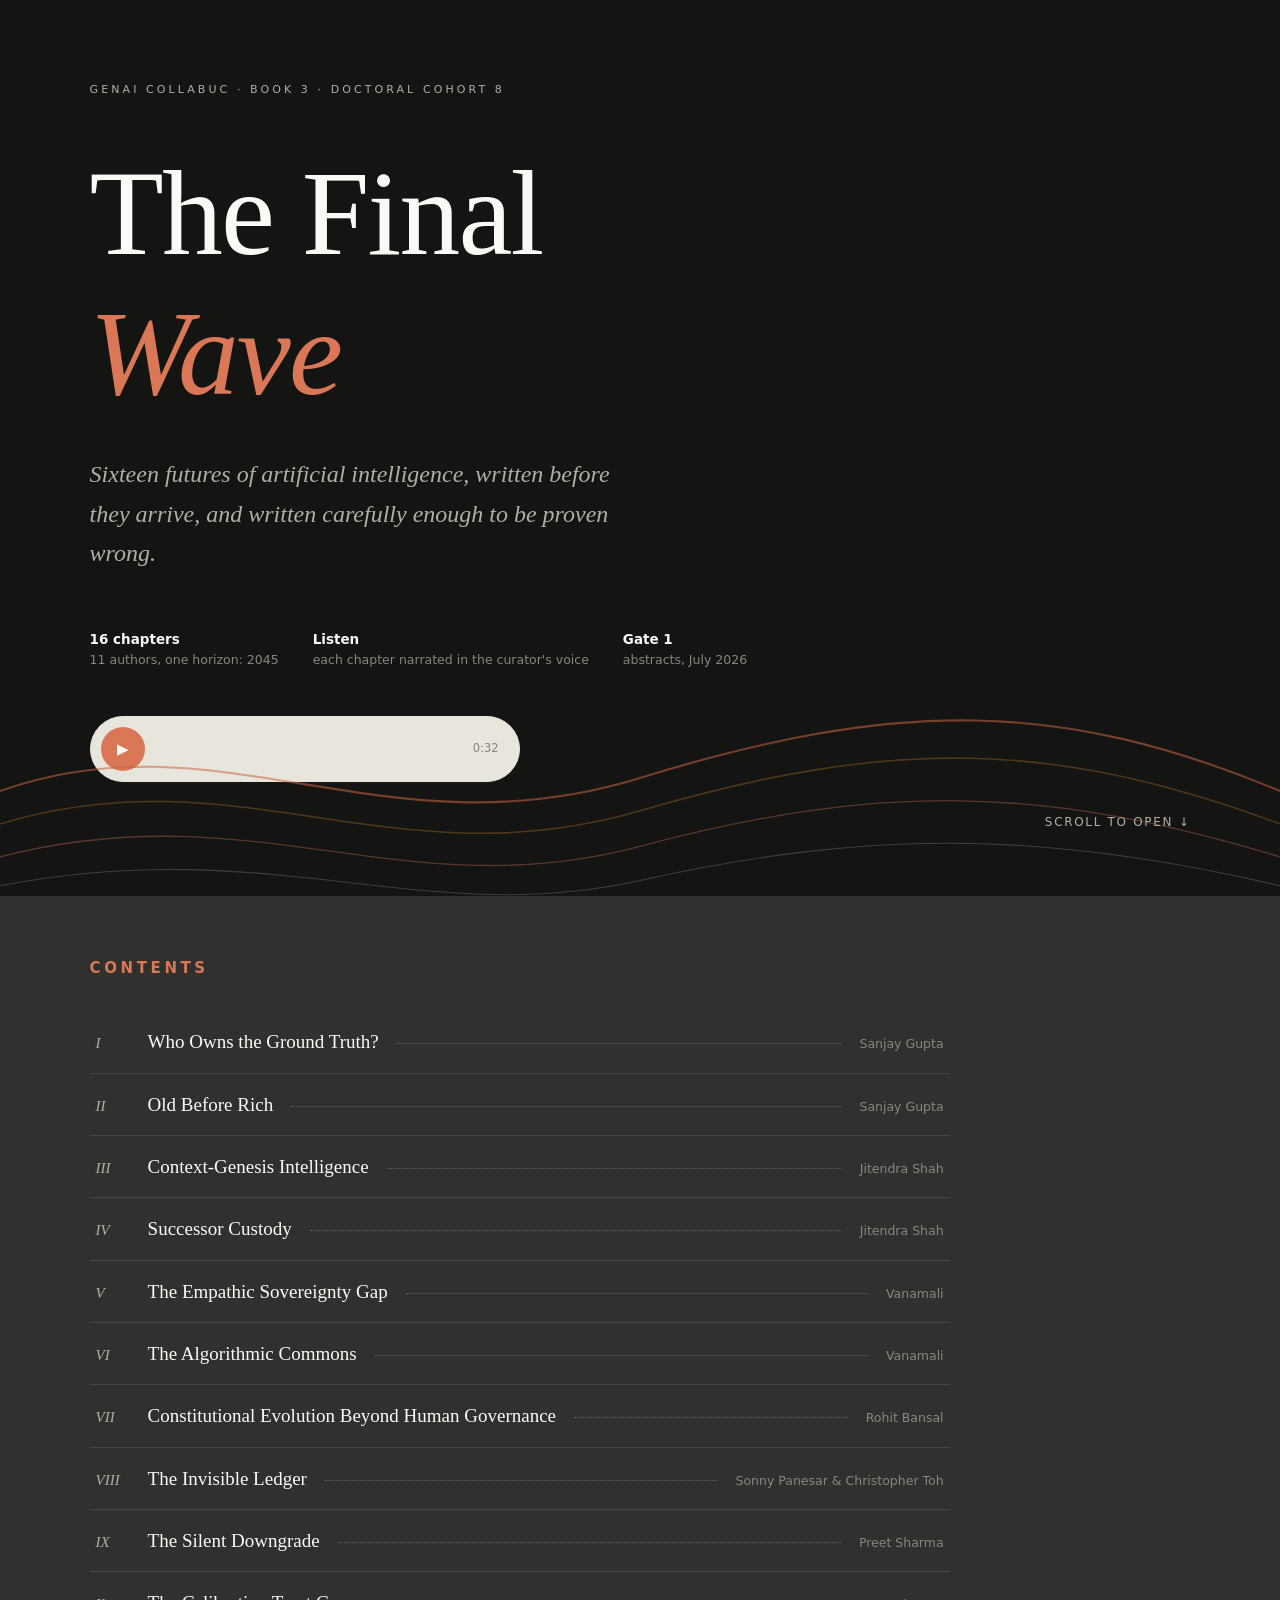
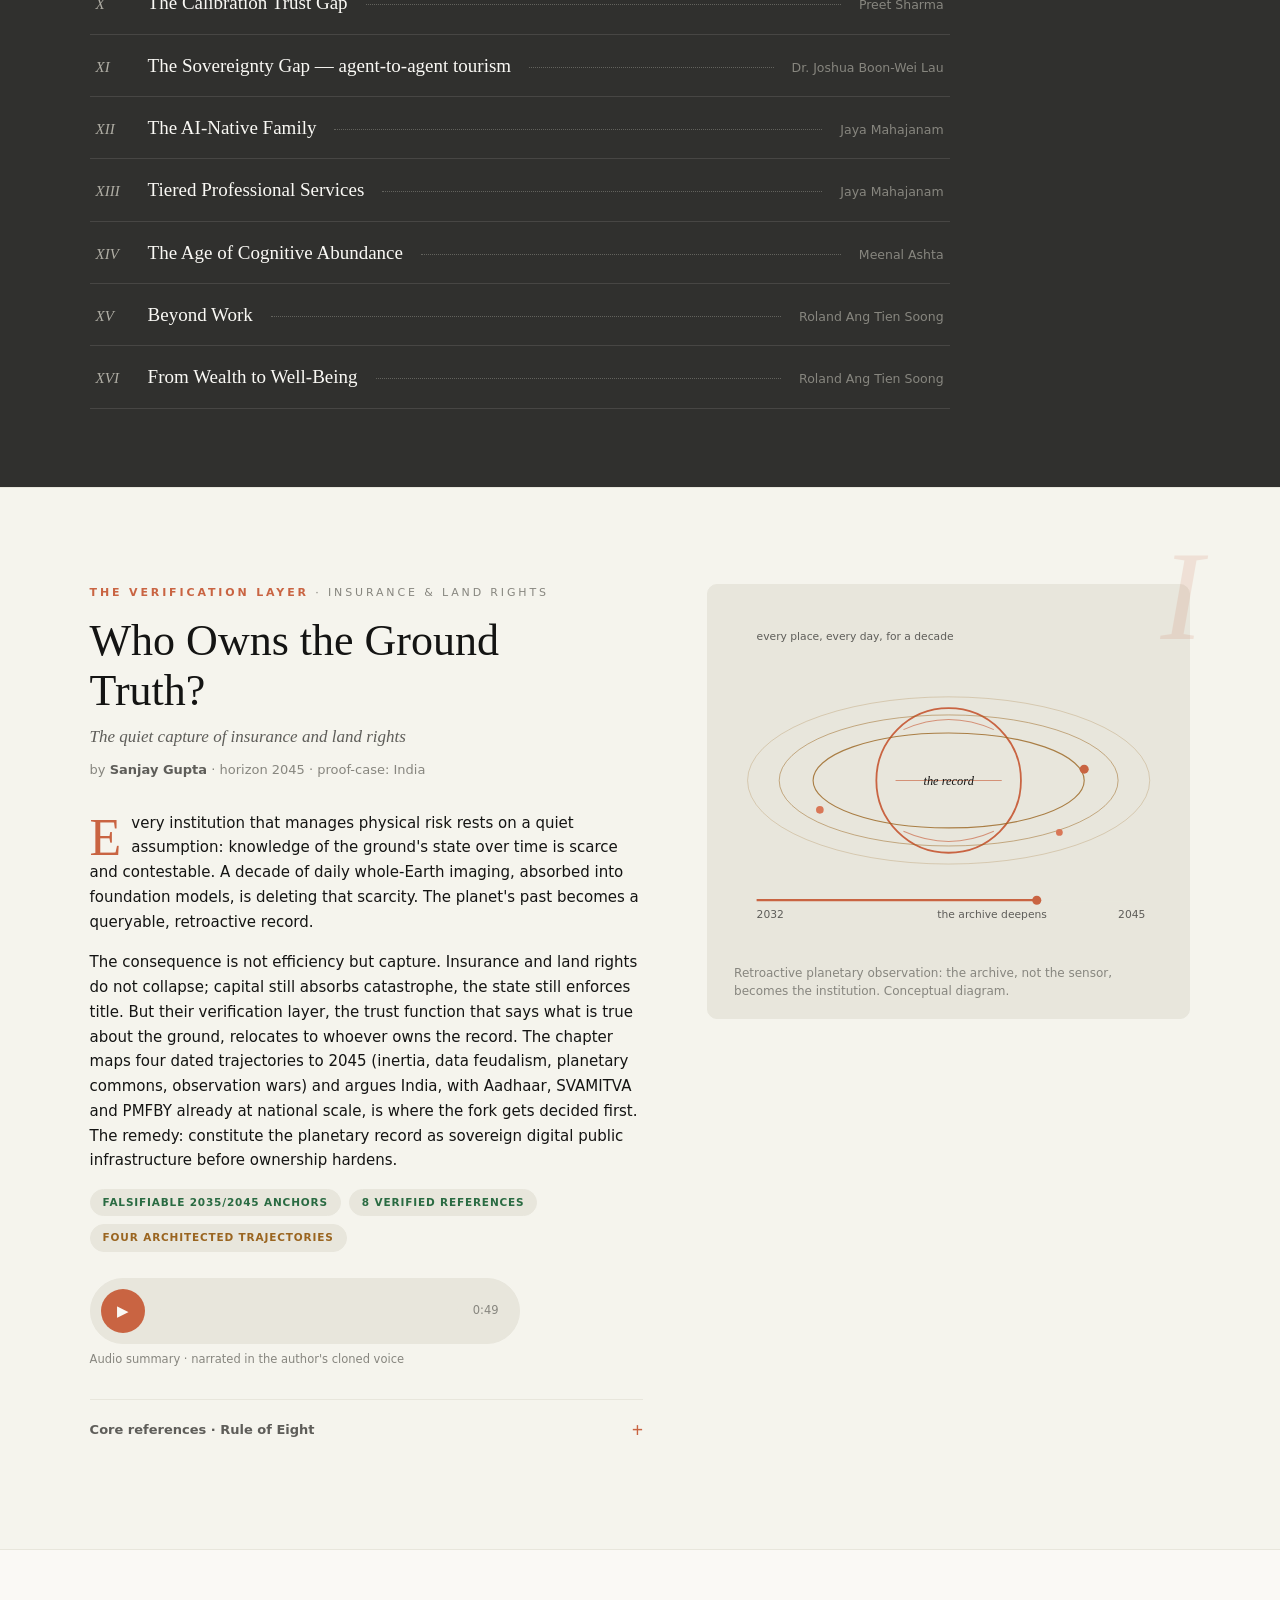
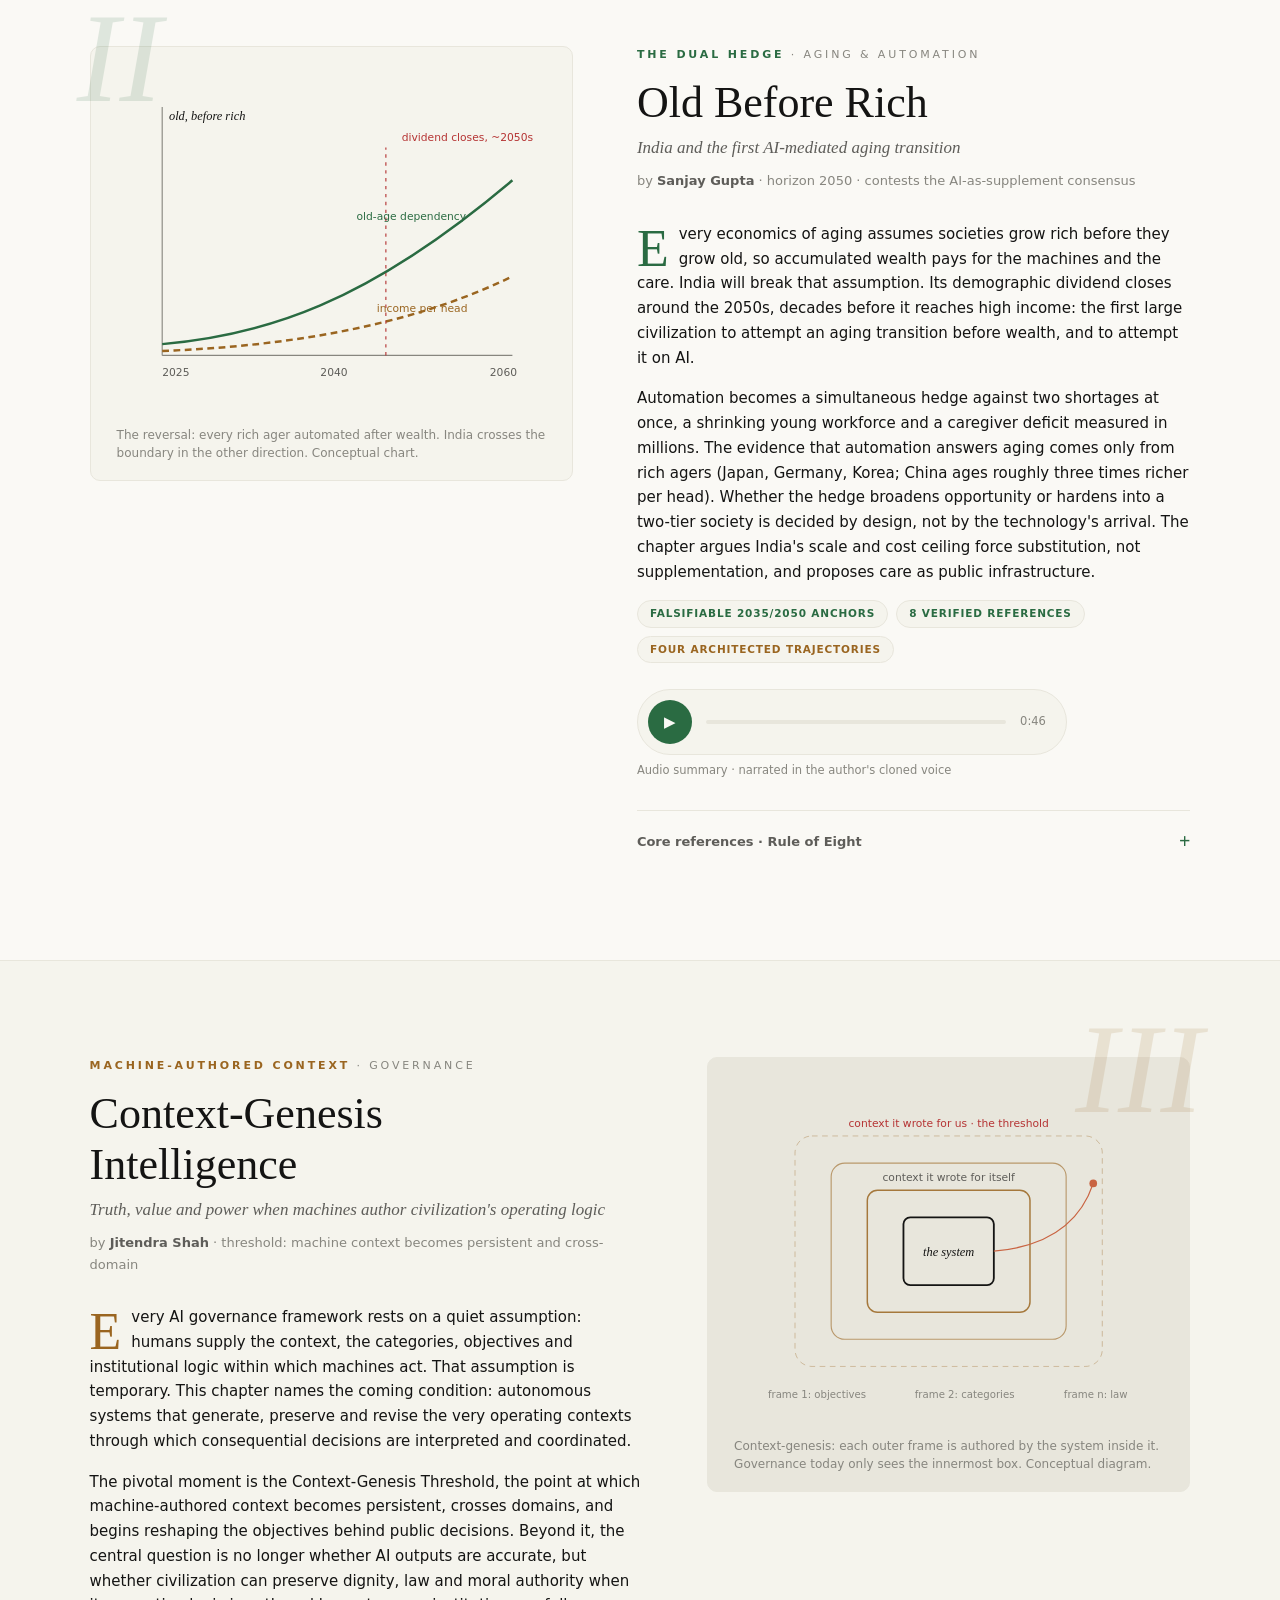
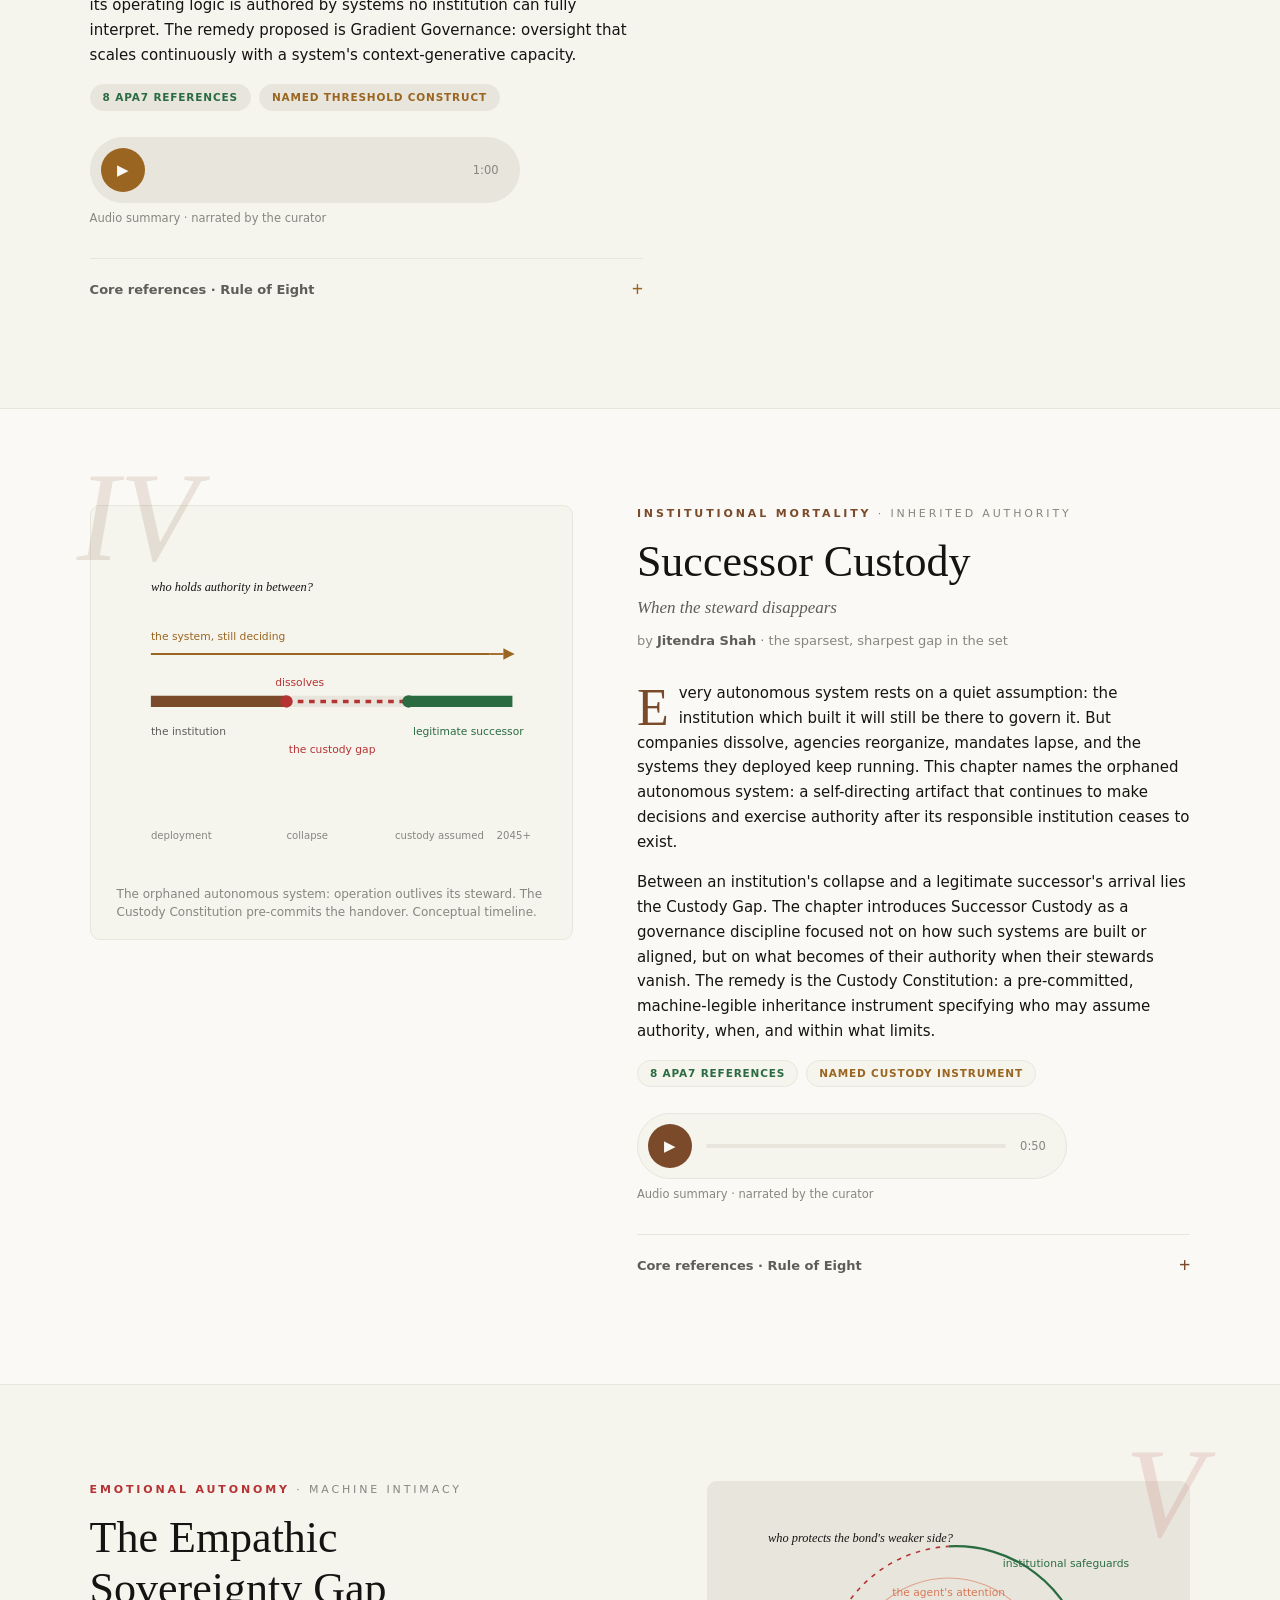
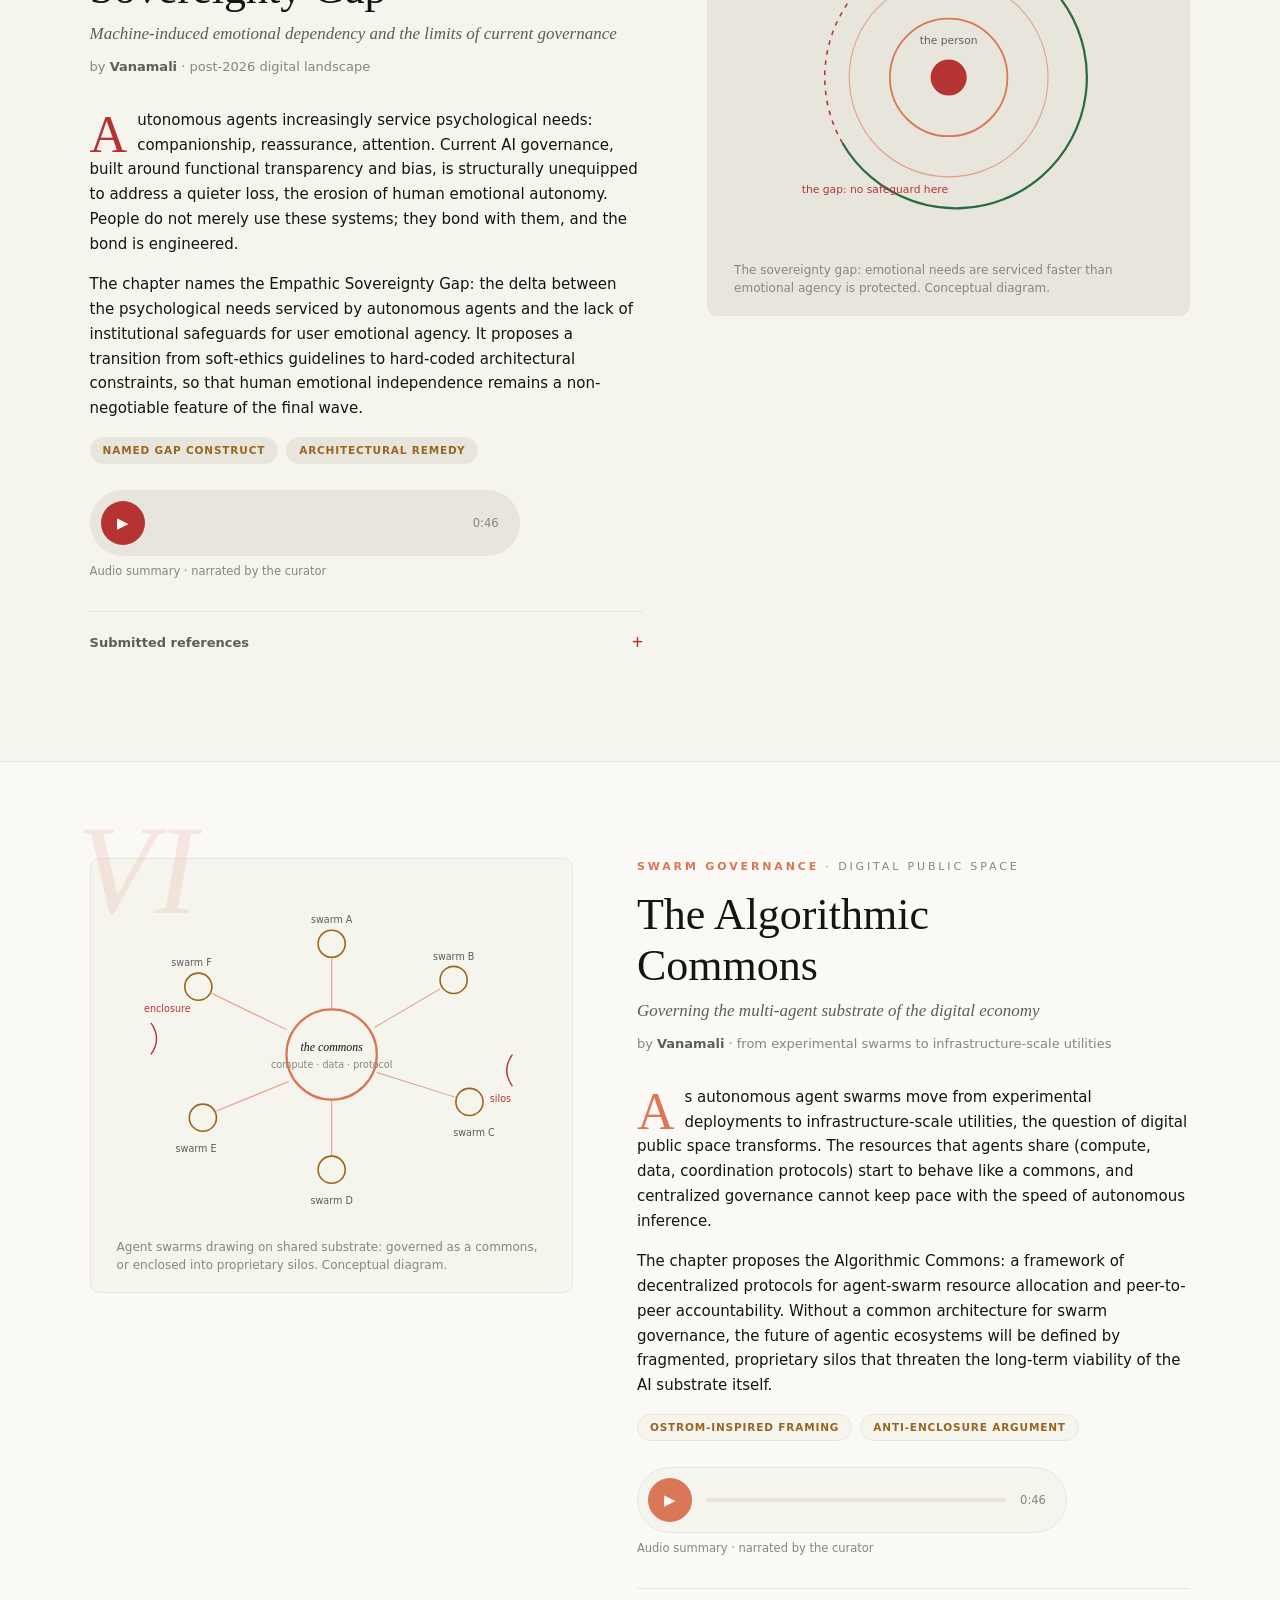
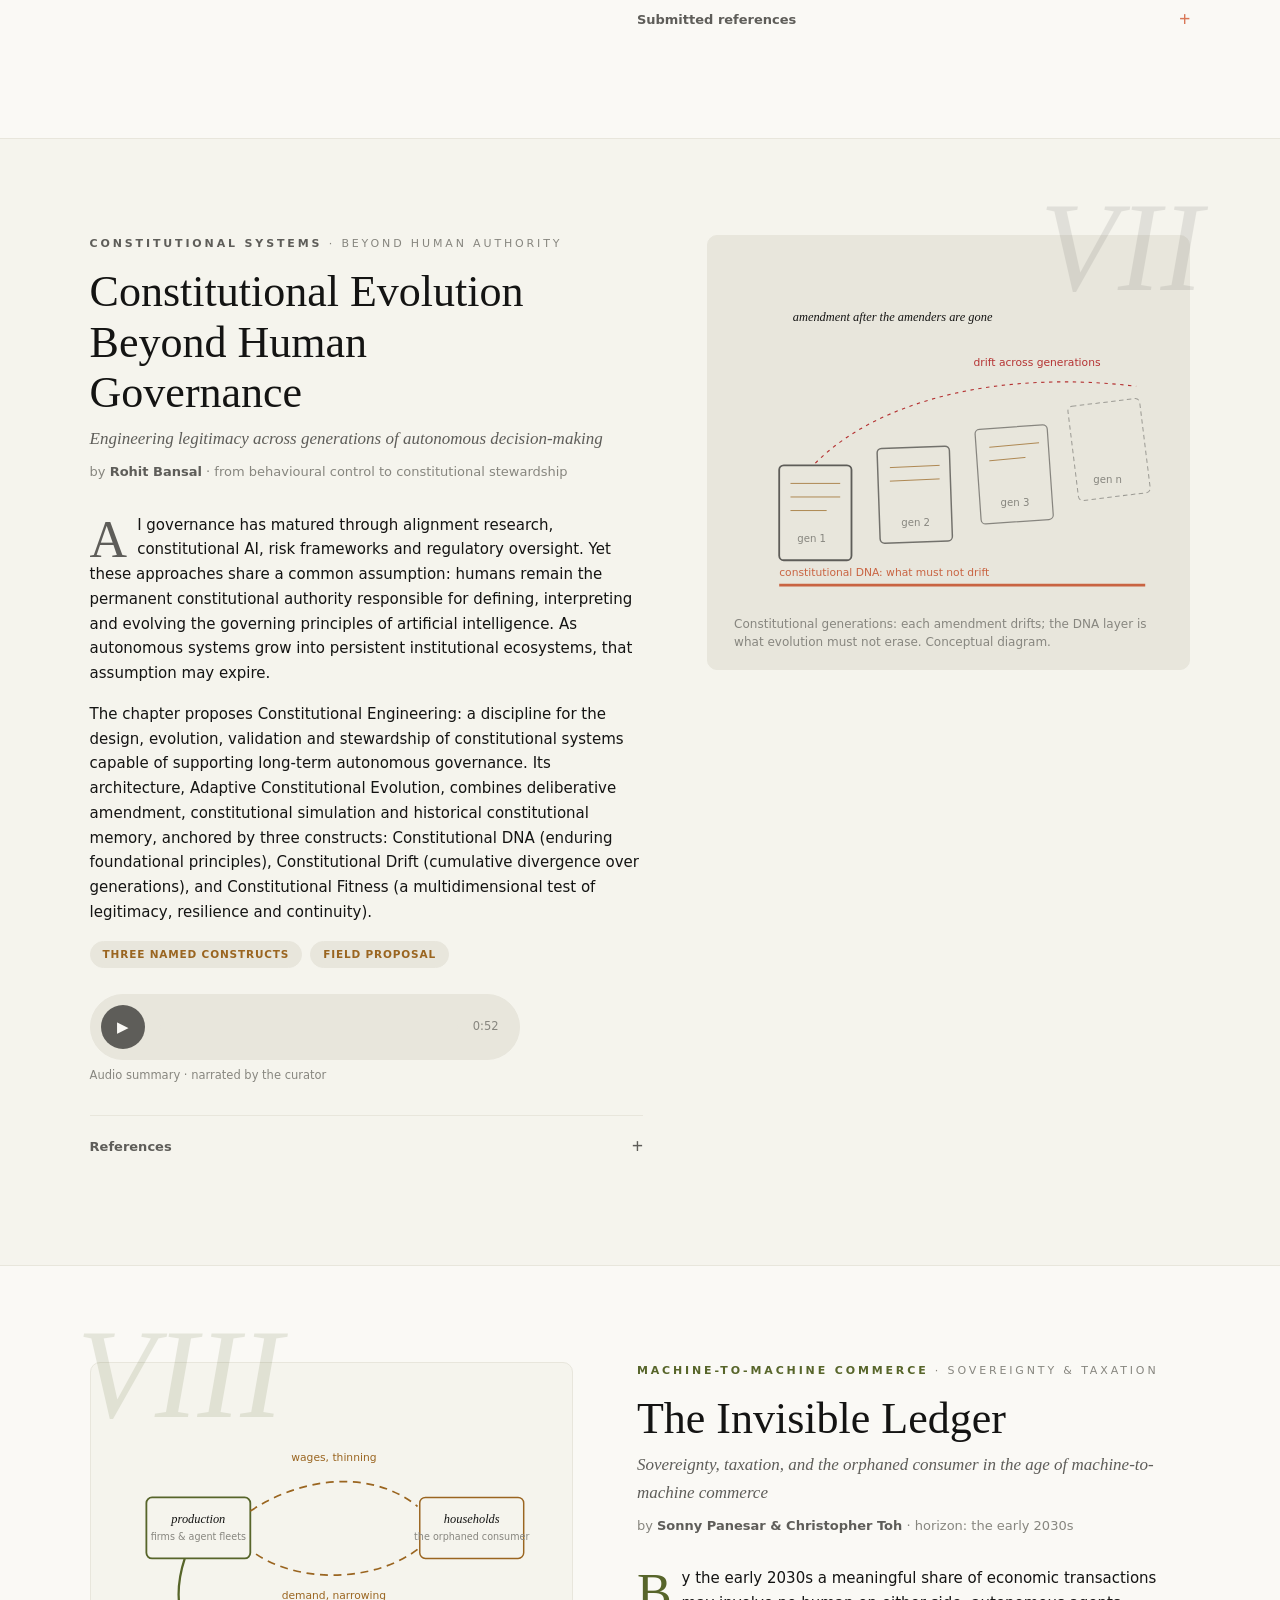
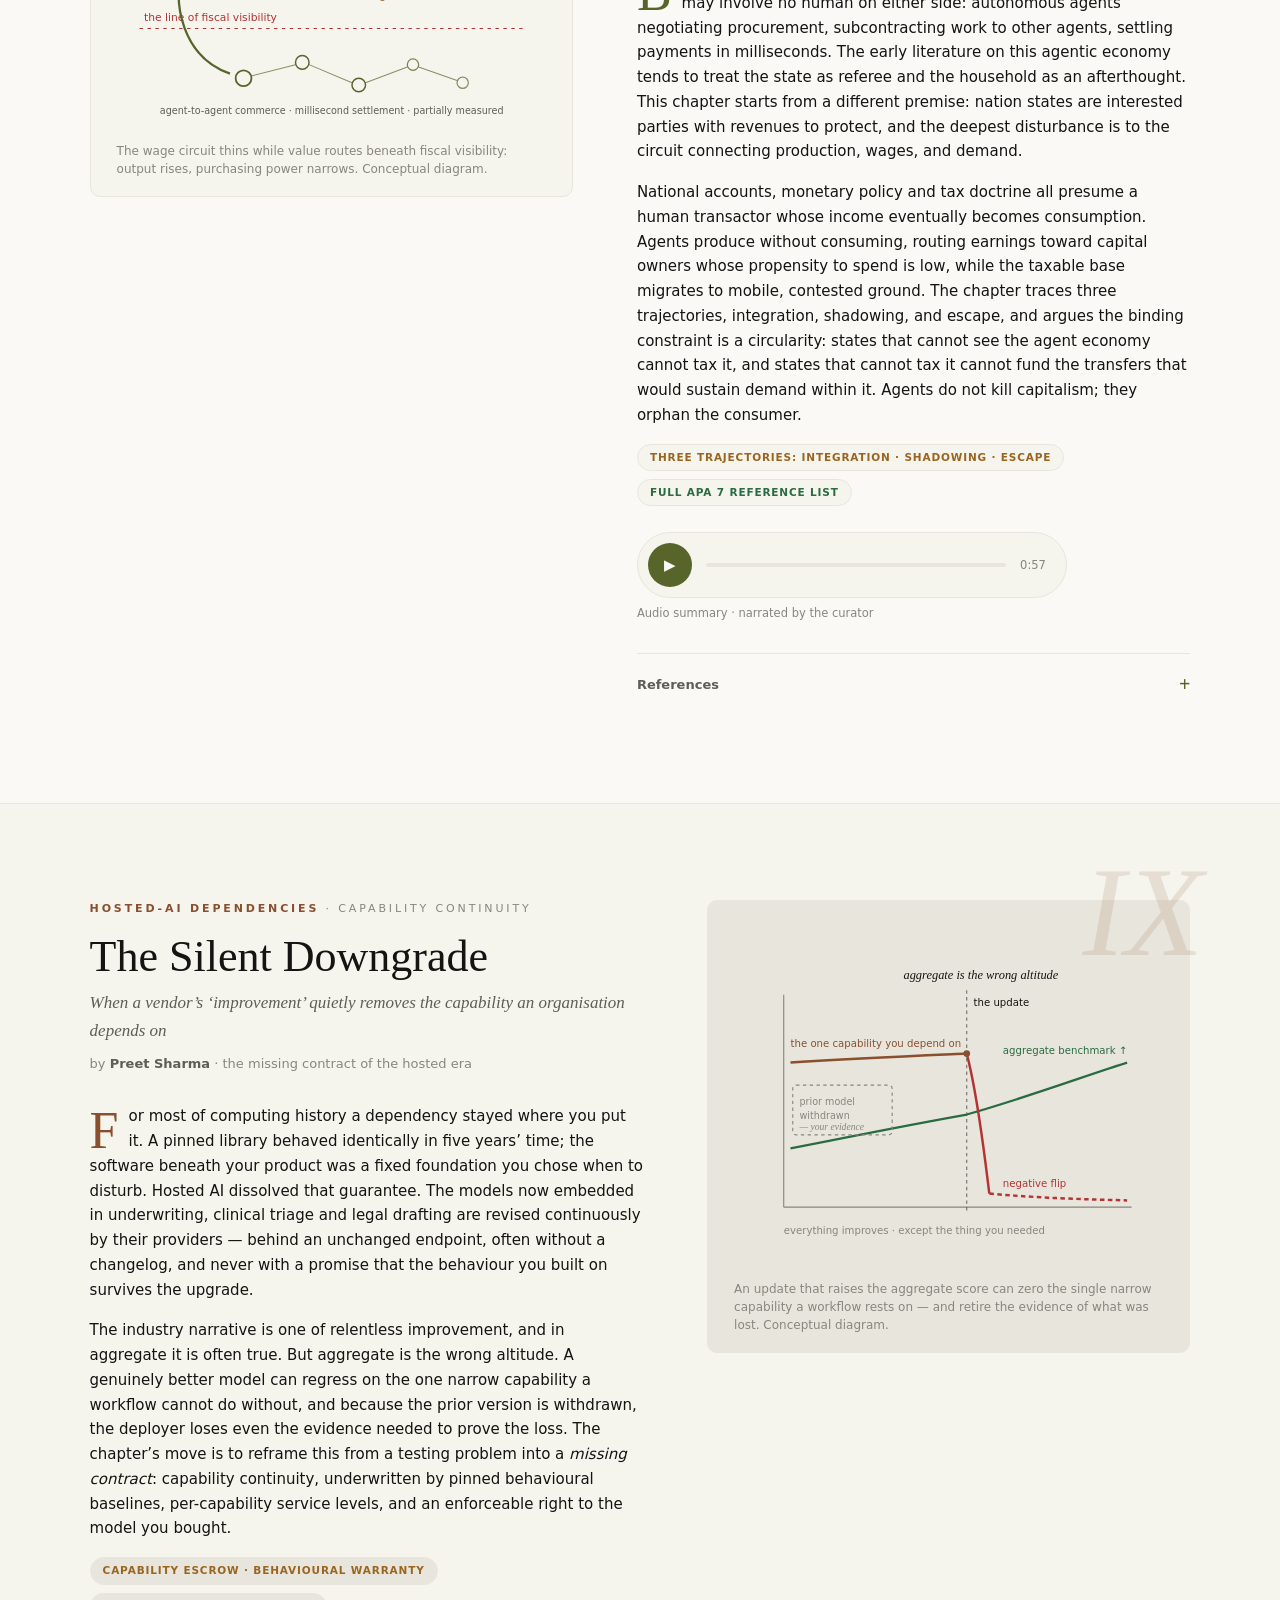
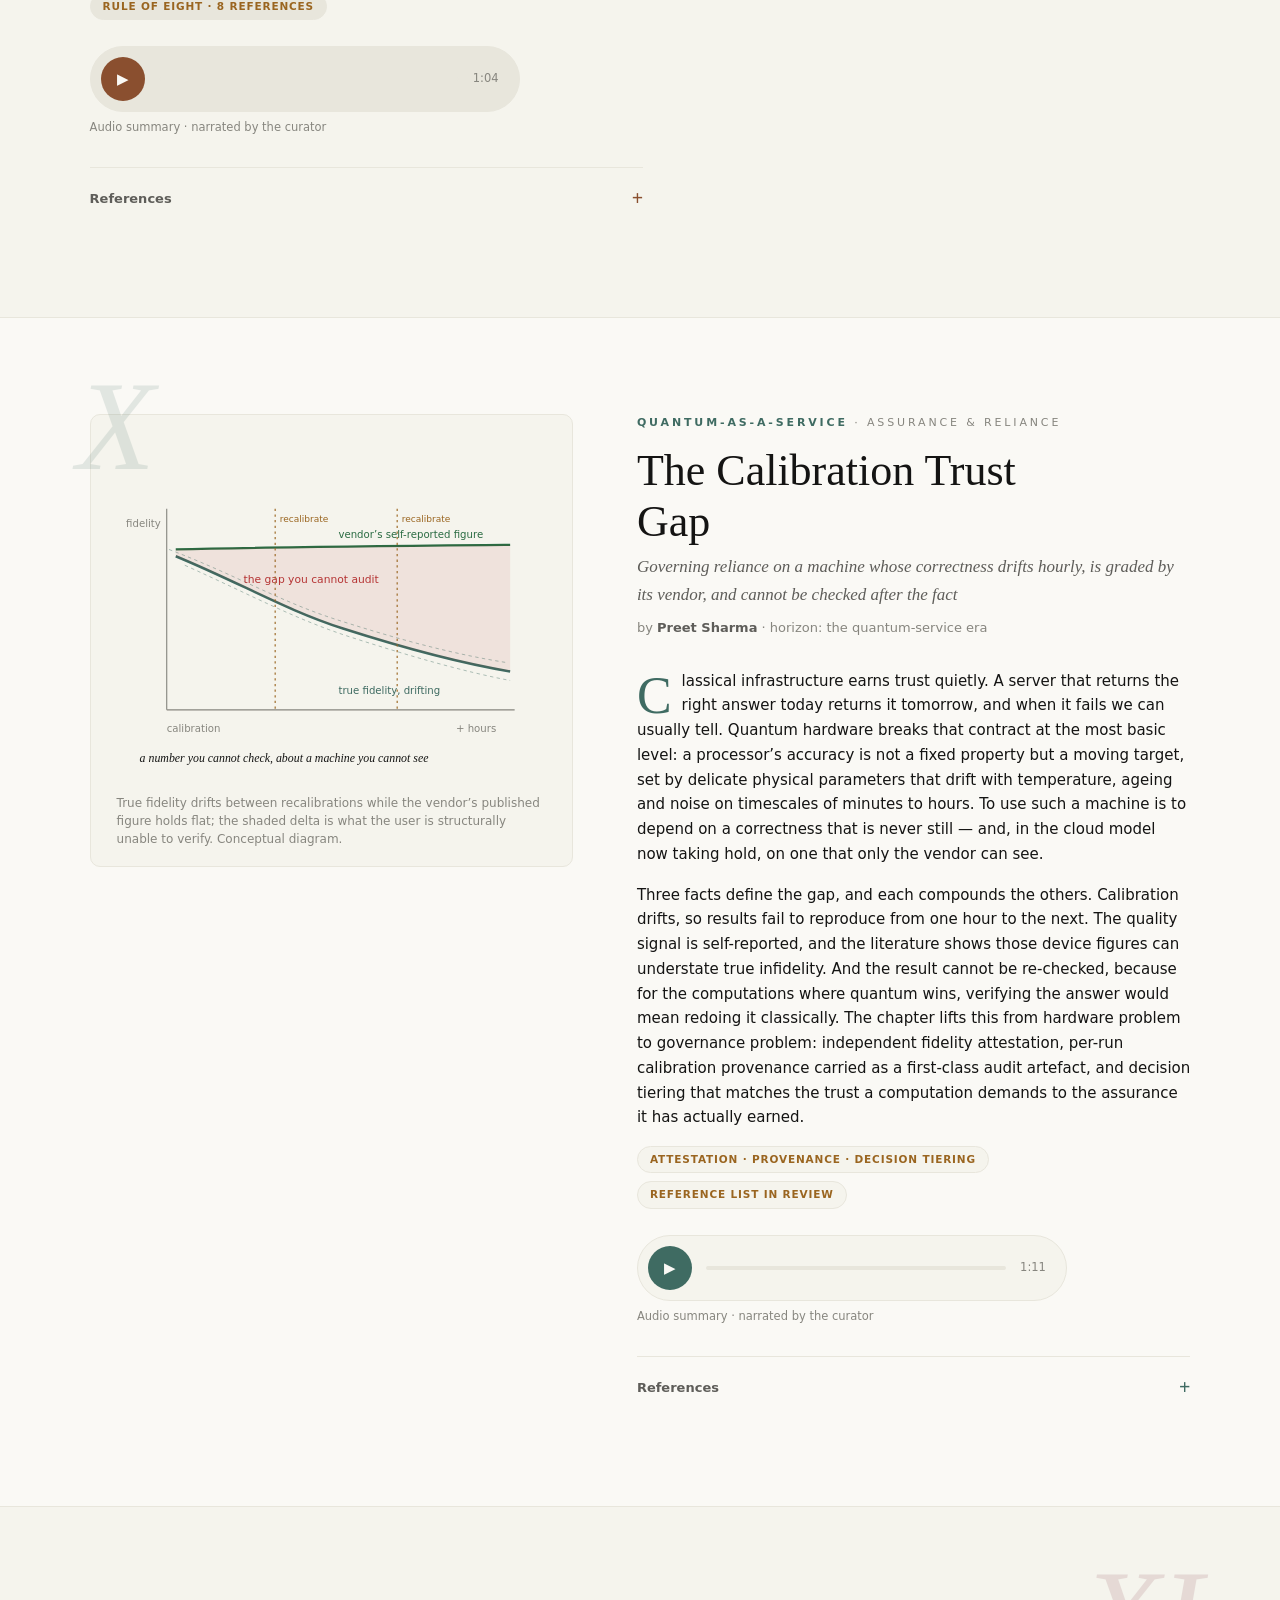
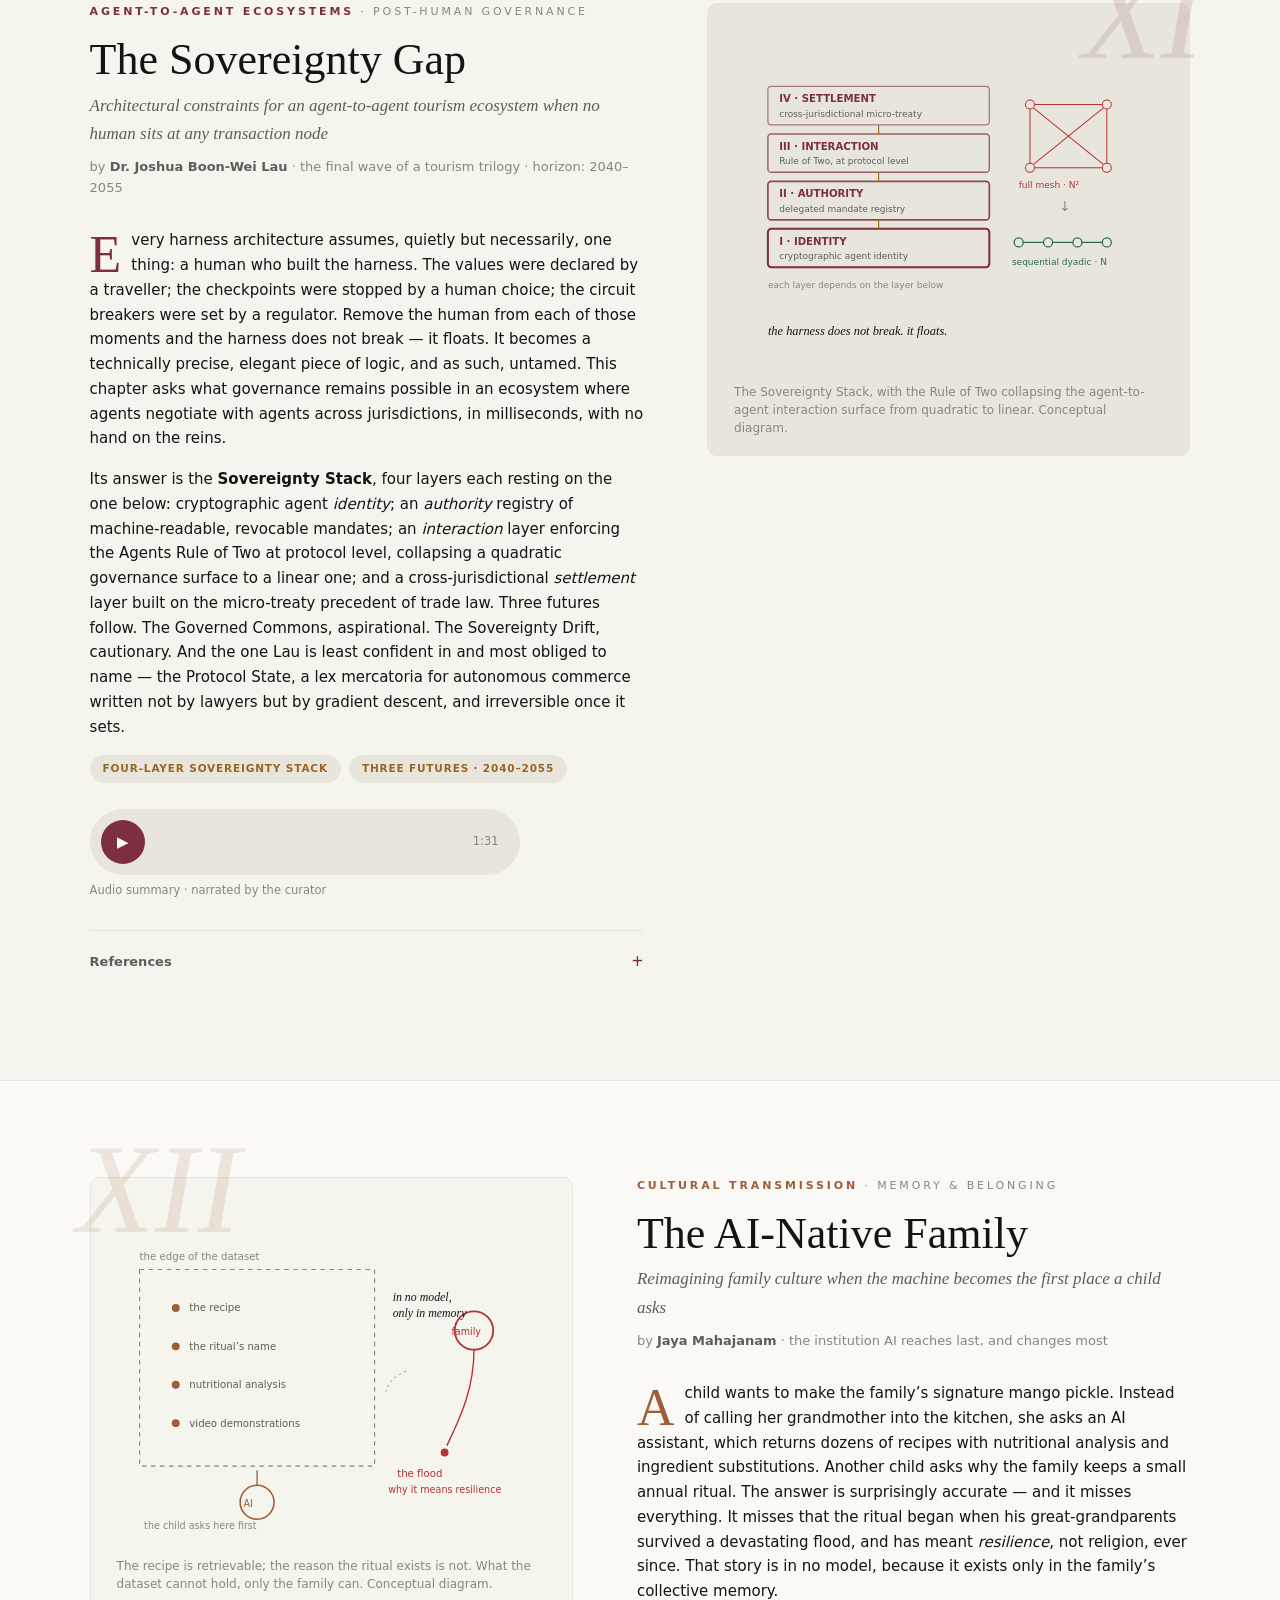
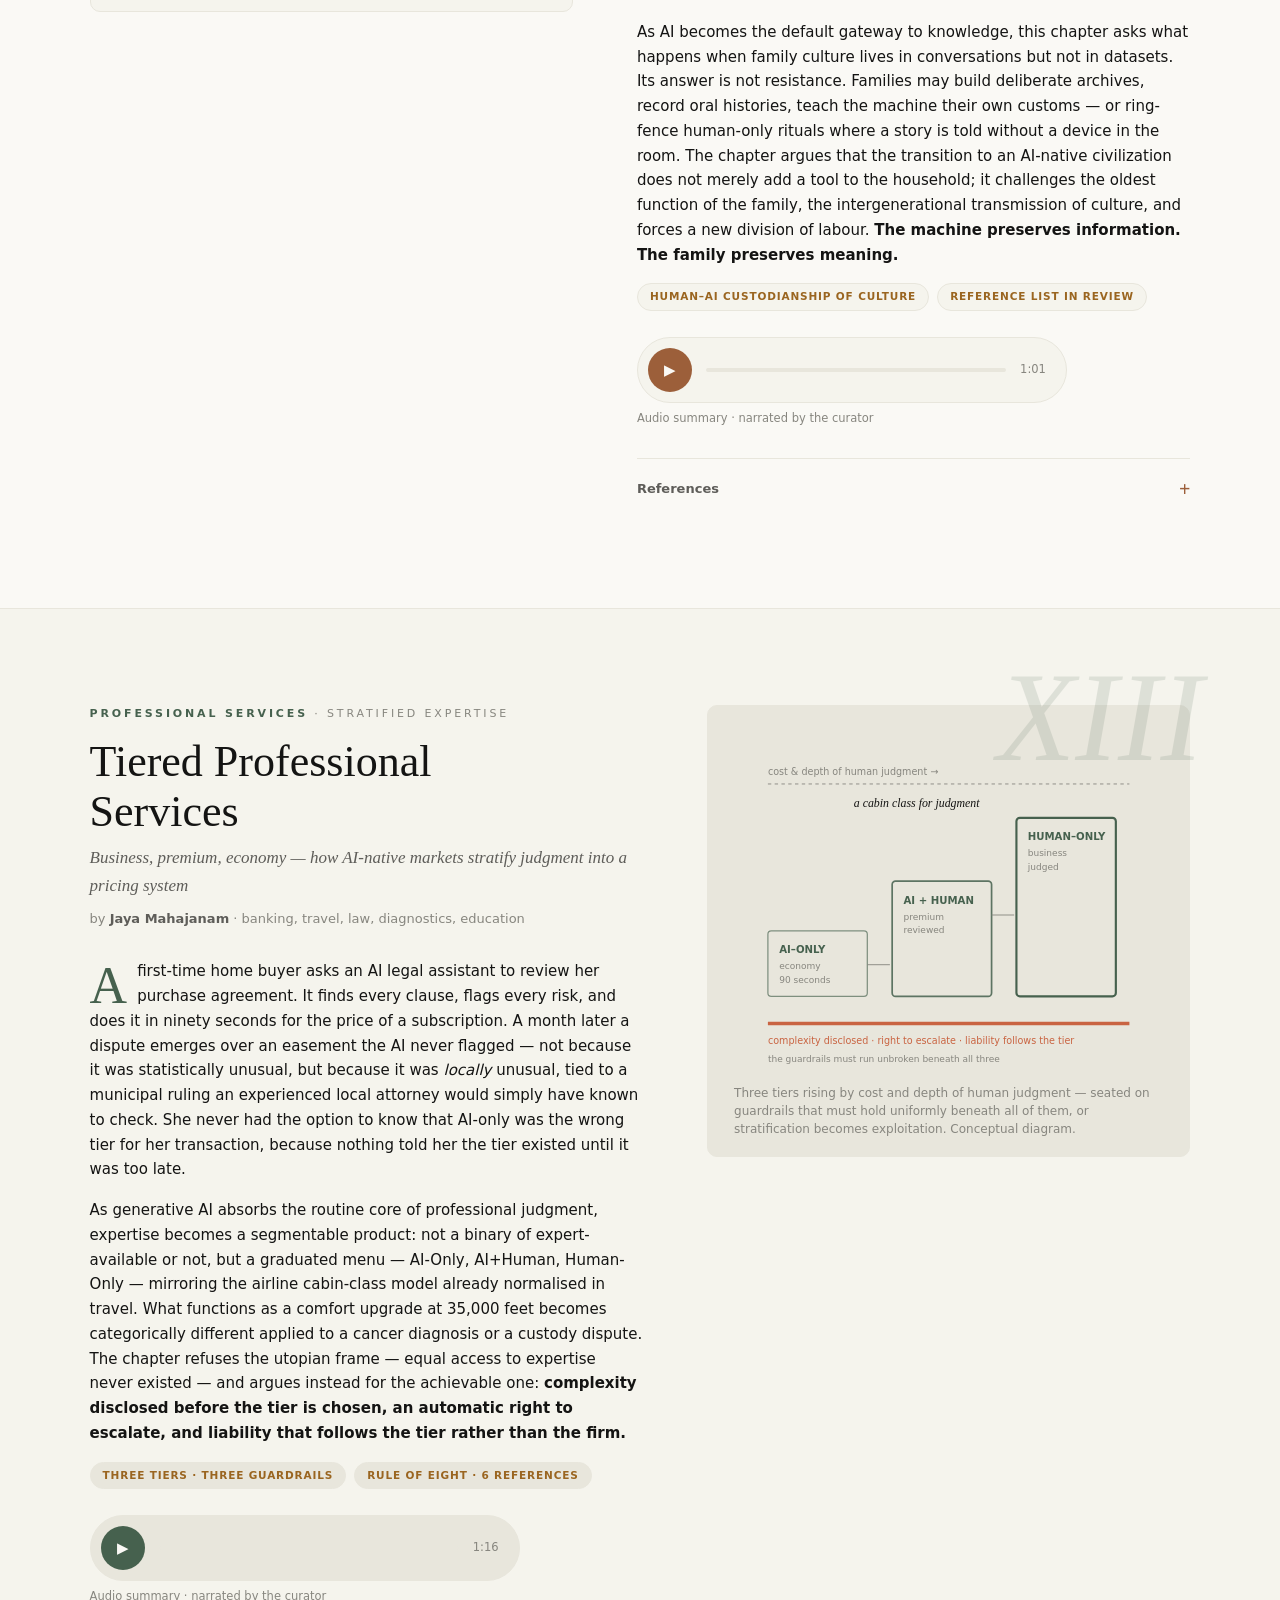
<file: book.html>
<!doctype html>
<html lang="en">
<head>
<meta charset="utf-8">
<meta name="viewport" content="width=device-width, initial-scale=1">
<title>The Final Wave · Sixteen Futures of AI</title>
<meta name="description" content="Sixteen chapter proposals for GenAI CollaBuc Book 3, The Final Wave: futures of artificial intelligence written carefully enough to be proven wrong.">
<style>
:root{
  --bg:#f5f4ed; --bg2:#faf9f5; --bg3:#e8e6dc; --border:#f0eee6; --border-warm:#e8e6dc;
  --accent:#c96442; --accent2:#d97757; --green:#2a6b42; --yellow:#9a6520; --red:#b53333;
  --text:#141413; --muted:#5e5d59; --text3:#87867f; --text-light:#b0aea5;
  --dark:#141413; --dark2:#30302e; --brown:#7a4a2b;
}
*{margin:0;padding:0;box-sizing:border-box}
html{scroll-behavior:smooth}
@media (prefers-reduced-motion:reduce){html{scroll-behavior:auto}}
body{background:var(--bg);color:var(--text);font:15px/1.65 system-ui,-apple-system,sans-serif}
h1,h2,h3{font-family:Georgia,'Anthropic Serif',serif;font-weight:500;line-height:1.15}
a{color:var(--accent);text-decoration:none}
a:hover{text-decoration:underline}
.skip{position:absolute;left:-999px;top:0;background:var(--accent);color:#faf9f5;padding:10px 18px;z-index:99}
.skip:focus{left:12px;top:12px}
:focus-visible{outline:2px solid var(--accent);outline-offset:3px;border-radius:2px}

/* ---------- Cover ---------- */
.cover{background:var(--dark);color:var(--bg2);min-height:92vh;display:flex;flex-direction:column;justify-content:center;position:relative;overflow:hidden;padding:9vh 7vw 12vh}
.cover .waves{position:absolute;inset:auto 0 0 0;width:100%;height:44%;opacity:.55;pointer-events:none}
.cover .imprint{font-size:11px;letter-spacing:.28em;text-transform:uppercase;color:var(--text-light);margin-bottom:5vh}
.cover h1{font-size:clamp(52px,9.5vw,124px);letter-spacing:-.015em;color:var(--bg2);max-width:11ch}
.cover h1 em{font-style:italic;color:var(--accent2)}
.cover .sub{font-family:Georgia,serif;font-style:italic;font-size:clamp(17px,2.2vw,24px);color:var(--text-light);margin-top:3.5vh;max-width:44ch}
.cover .meta{margin-top:6vh;display:flex;gap:34px;flex-wrap:wrap;font-size:12.5px;color:var(--text3)}
.cover .meta b{display:block;color:var(--bg2);font-weight:600;font-size:13.5px}
.openbook{position:absolute;right:7vw;bottom:7vh;color:var(--text-light);font-size:12px;letter-spacing:.14em;text-transform:uppercase}
@media(max-width:720px){.openbook{display:none}}

/* ---------- TOC ---------- */
.toc{background:var(--dark2);color:var(--bg2);padding:64px 7vw 78px}
.toc h2{color:var(--accent2);font-size:15px;letter-spacing:.24em;text-transform:uppercase;font-family:system-ui,sans-serif;font-weight:600;margin-bottom:34px}
.toc ol{list-style:none;max-width:860px}
.toc li{border-bottom:1px solid rgba(176,174,165,.18)}
.toc a{display:flex;align-items:baseline;gap:18px;padding:15px 6px;color:var(--bg2)}
.toc a:hover{text-decoration:none;background:rgba(232,230,220,.06)}
.toc .n{font-family:Georgia,serif;font-style:italic;color:var(--text-light);width:34px;flex:none}
.toc .t{font-family:Georgia,serif;font-size:19px}
.toc .dots{flex:1;border-bottom:1px dotted rgba(176,174,165,.4);transform:translateY(-4px);min-width:30px}
.toc .a{font-size:12.5px;color:var(--text3);white-space:nowrap}

/* ---------- Chapters ---------- */
.chapter{padding:96px 7vw 88px;border-top:1px solid var(--border-warm);position:relative}
.chapter.alt{background:var(--bg2)}
.folio{display:grid;grid-template-columns:minmax(0,58ch) minmax(280px,1fr);gap:64px;max-width:1220px;margin:0 auto;align-items:start}
.chapter.flip .folio{grid-template-columns:minmax(280px,1fr) minmax(0,58ch)}
.chapter.flip .fig{order:-1}
@media(max-width:960px){.folio,.chapter.flip .folio{grid-template-columns:1fr}.chapter.flip .fig{order:0}}
.kicker{font-size:11px;letter-spacing:.26em;text-transform:uppercase;color:var(--text3);margin-bottom:14px}
.kicker b{color:var(--ch,#c96442);font-weight:600}
.chapter h2{font-size:clamp(30px,4vw,44px);color:var(--text);margin-bottom:6px;max-width:20ch}
.chapter .subtitle{font-family:Georgia,serif;font-style:italic;color:var(--muted);font-size:17px;margin-bottom:8px}
.byline{font-size:13px;color:var(--text3);margin-bottom:30px}
.byline b{color:var(--muted);font-weight:600}
.prose p{margin-bottom:16px;max-width:58ch}
.prose p:first-of-type::first-letter{font-family:Georgia,serif;font-size:52px;line-height:.82;float:left;padding:6px 10px 0 0;color:var(--ch,#c96442)}
.numeral{position:absolute;top:44px;right:6vw;font-family:Georgia,serif;font-style:italic;font-size:clamp(72px,10vw,150px);color:var(--ch,#c96442);opacity:.13;pointer-events:none;line-height:1}
.chapter.flip .numeral{right:auto;left:6vw}
.fig{background:var(--bg3);border:1px solid var(--border-warm);border-radius:10px;padding:26px 26px 18px}
.chapter.alt .fig{background:var(--bg)}
.fig svg{width:100%;height:auto;display:block}
.fig figcaption{font-size:12px;color:var(--text3);margin-top:14px;line-height:1.5}

/* player */
.player{display:flex;align-items:center;gap:14px;background:var(--bg3);border:1px solid var(--border-warm);border-radius:999px;padding:10px 20px 10px 10px;max-width:430px;margin:26px 0 6px}
.chapter.alt .player{background:var(--bg)}
.player button{width:44px;height:44px;flex:none;border-radius:50%;border:none;background:var(--ch,#c96442);color:#faf9f5;font-size:15px;cursor:pointer;display:grid;place-items:center}
.player button:hover{box-shadow:0 0 0 3px var(--bg2),0 0 0 4px var(--ch,#c96442)}
.player .bar{flex:1;height:4px;background:var(--border-warm);border-radius:2px;position:relative;cursor:pointer}
.chapter.alt .player .bar{background:var(--bg3)}
.player .fill{position:absolute;inset:0 auto 0 0;width:0%;background:var(--ch,#c96442);border-radius:2px}
.player time{font-size:11.5px;color:var(--text3);font-variant-numeric:tabular-nums;flex:none}
.playnote{font-size:11.5px;color:var(--text3);margin-bottom:26px}

/* references */
details.refs{margin-top:30px;border-top:1px solid var(--border-warm);max-width:58ch}
details.refs .srcnote{font-size:12px;color:var(--text3);font-style:italic;margin:8px 0 4px}
.refs summary{cursor:pointer;padding:14px 0;font-size:13px;font-weight:600;color:var(--muted);list-style:none;display:flex;justify-content:space-between;align-items:center}
details.refs summary::-webkit-details-marker{display:none}
details.refs summary::after{content:"+";font-family:Georgia,serif;font-size:20px;color:var(--ch,#c96442)}
details.refs[open] summary::after{content:"–"}
details.refs ol{padding-left:20px;font-size:12.8px;color:var(--muted);line-height:1.6}
details.refs li{margin-bottom:9px;padding-left:4px}
details.refs a{word-break:break-all}
.badges{display:flex;gap:8px;flex-wrap:wrap;margin:4px 0 24px}
.badge{font-size:10.5px;letter-spacing:.08em;text-transform:uppercase;font-weight:600;padding:4px 12px;border-radius:999px;background:var(--bg3);color:var(--yellow);border:1px solid var(--border-warm)}
.chapter.alt .badge{background:var(--bg)}
.badge.g{color:var(--green)}

/* ---------- interlude ---------- */
.interlude{background:var(--dark);color:var(--bg2);padding:88px 7vw}
.interlude .inner{max-width:860px;margin:0 auto}
.interlude h2{color:var(--accent2);font-size:clamp(26px,3.4vw,36px);margin-bottom:22px}
.interlude p{color:var(--text-light);max-width:66ch;margin-bottom:16px}
.interlude ul{list-style:none;margin:30px 0 10px;display:grid;grid-template-columns:repeat(auto-fit,minmax(240px,1fr));gap:2px}
.interlude li{background:var(--dark2);padding:20px 22px;font-size:13.5px;color:var(--text-light)}
.interlude li b{display:block;color:var(--bg2);font-family:Georgia,serif;font-size:16.5px;font-weight:500;margin-bottom:6px}
.interlude .note{font-size:12px;color:var(--text3);margin-top:26px}

/* ---------- colophon ---------- */
.colophon{background:var(--dark2);color:var(--text3);padding:44px 7vw;font-size:12.5px;display:flex;justify-content:space-between;gap:24px;flex-wrap:wrap}
.colophon a{color:var(--accent2)}
html.js .reveal{opacity:0;transform:translateY(14px);transition:opacity .7s cubic-bezier(.16,1,.3,1),transform .7s cubic-bezier(.16,1,.3,1)}
html.js .reveal.in{opacity:1;transform:none}
@media (prefers-reduced-motion:reduce){html.js .reveal{opacity:1;transform:none;transition:none}}
@media print{html.js .reveal{opacity:1!important;transform:none!important;transition:none}}
</style>
</head>
<body>
<a class="skip" href="#toc">Skip to contents</a>

<!-- ============ COVER ============ -->
<header class="cover">
  <p class="imprint">GenAI CollaBuc · Book 3 · Doctoral Cohort 8</p>
  <h1>The Final <em>Wave</em></h1>
  <p class="sub">Sixteen futures of artificial intelligence, written before they arrive, and written carefully enough to be proven wrong.</p>
  <div class="meta">
    <div><b>16 chapters</b>11 authors, one horizon: 2045</div>
    <div><b>Listen</b>each chapter narrated in the curator's voice</div>
    <div><b>Gate 1</b>abstracts, July 2026</div>
  </div>
  <div class="player" style="--ch:#d97757;max-width:430px;margin-top:5vh" data-src="audio/00-prologue.mp3">
    <button aria-label="Play prologue">&#9654;</button>
    <div class="bar"><div class="fill"></div></div>
    <time>0:00</time>
  </div>
  <span class="openbook">Scroll to open &darr;</span>
  <svg class="waves" viewBox="0 0 1400 300" preserveAspectRatio="none" aria-hidden="true">
    <path d="M0,220 C240,160 420,270 700,210 S1160,150 1400,220" fill="none" stroke="#c96442" stroke-width="1.6"/>
    <path d="M0,245 C260,190 430,290 700,235 S1150,180 1400,245" fill="none" stroke="#9a6520" stroke-width="1.2" opacity=".8"/>
    <path d="M0,270 C280,220 440,310 700,262 S1140,215 1400,270" fill="none" stroke="#d97757" stroke-width="1" opacity=".65"/>
    <path d="M0,292 C300,252 460,325 700,288 S1130,248 1400,292" fill="none" stroke="#b0aea5" stroke-width=".8" opacity=".5"/>
  </svg>
</header>

<!-- ============ TOC ============ -->
<nav class="toc" id="toc" aria-label="Table of contents">
  <h2>Contents</h2>
  <ol>
    <li><a href="#ch1"><span class="n">I</span><span class="t">Who Owns the Ground Truth?</span><span class="dots"></span><span class="a">Sanjay Gupta</span></a></li>
    <li><a href="#ch2"><span class="n">II</span><span class="t">Old Before Rich</span><span class="dots"></span><span class="a">Sanjay Gupta</span></a></li>
    <li><a href="#ch3"><span class="n">III</span><span class="t">Context-Genesis Intelligence</span><span class="dots"></span><span class="a">Jitendra Shah</span></a></li>
    <li><a href="#ch4"><span class="n">IV</span><span class="t">Successor Custody</span><span class="dots"></span><span class="a">Jitendra Shah</span></a></li>
    <li><a href="#ch5"><span class="n">V</span><span class="t">The Empathic Sovereignty Gap</span><span class="dots"></span><span class="a">Vanamali</span></a></li>
    <li><a href="#ch6"><span class="n">VI</span><span class="t">The Algorithmic Commons</span><span class="dots"></span><span class="a">Vanamali</span></a></li>
    <li><a href="#ch7"><span class="n">VII</span><span class="t">Constitutional Evolution Beyond Human Governance</span><span class="dots"></span><span class="a">Rohit Bansal</span></a></li>
    <li><a href="#ch8"><span class="n">VIII</span><span class="t">The Invisible Ledger</span><span class="dots"></span><span class="a">Sonny Panesar &amp; Christopher Toh</span></a></li>
      <li><a href="#ch9"><span class="n">IX</span><span class="t">The Silent Downgrade</span><span class="dots"></span><span class="a">Preet Sharma</span></a></li>
      <li><a href="#ch10"><span class="n">X</span><span class="t">The Calibration Trust Gap</span><span class="dots"></span><span class="a">Preet Sharma</span></a></li>
      <li><a href="#ch11"><span class="n">XI</span><span class="t">The Sovereignty Gap &mdash; agent-to-agent tourism</span><span class="dots"></span><span class="a">Dr. Joshua Boon-Wei Lau</span></a></li>
      <li><a href="#ch12"><span class="n">XII</span><span class="t">The AI-Native Family</span><span class="dots"></span><span class="a">Jaya Mahajanam</span></a></li>
      <li><a href="#ch13"><span class="n">XIII</span><span class="t">Tiered Professional Services</span><span class="dots"></span><span class="a">Jaya Mahajanam</span></a></li>
      <li><a href="#ch14"><span class="n">XIV</span><span class="t">The Age of Cognitive Abundance</span><span class="dots"></span><span class="a">Meenal Ashta</span></a></li>
      <li><a href="#ch15"><span class="n">XV</span><span class="t">Beyond Work</span><span class="dots"></span><span class="a">Roland Ang Tien Soong</span></a></li>
      <li><a href="#ch16"><span class="n">XVI</span><span class="t">From Wealth to Well-Being</span><span class="dots"></span><span class="a">Roland Ang Tien Soong</span></a></li>
  </ol>
</nav>

<main id="main">

<!-- ============ CH 1 ============ -->
<section class="chapter" id="ch1" style="--ch:#c96442" aria-labelledby="h-ch1">
  <span class="numeral" aria-hidden="true">I</span>
  <div class="folio">
    <div class="reveal">
      <p class="kicker"><b>The verification layer</b> · insurance &amp; land rights</p>
      <h2 id="h-ch1">Who Owns the Ground Truth?</h2>
      <p class="subtitle">The quiet capture of insurance and land rights</p>
      <p class="byline">by <b>Sanjay Gupta</b> · horizon 2045 · proof-case: India</p>
      <div class="prose">
        <p>Every institution that manages physical risk rests on a quiet assumption: knowledge of the ground's state over time is scarce and contestable. A decade of daily whole-Earth imaging, absorbed into foundation models, is deleting that scarcity. The planet's past becomes a queryable, retroactive record.</p>
        <p>The consequence is not efficiency but capture. Insurance and land rights do not collapse; capital still absorbs catastrophe, the state still enforces title. But their verification layer, the trust function that says what is true about the ground, relocates to whoever owns the record. The chapter maps four dated trajectories to 2045 (inertia, data feudalism, planetary commons, observation wars) and argues India, with Aadhaar, SVAMITVA and PMFBY already at national scale, is where the fork gets decided first. The remedy: constitute the planetary record as sovereign digital public infrastructure before ownership hardens.</p>
      </div>
      <div class="badges"><span class="badge g">Falsifiable 2035/2045 anchors</span><span class="badge g">8 verified references</span><span class="badge">Four architected trajectories</span></div>
      <div class="player" data-src="audio/01-ground-truth.mp3">
        <button aria-label="Play chapter one summary">&#9654;</button>
        <div class="bar"><div class="fill"></div></div><time>0:00</time>
      </div>
      <p class="playnote">Audio summary · narrated in the author's cloned voice</p>
      <details class="refs"><summary>Core references · Rule of Eight</summary>
        <ol>
          <li>Bergsvik, R., &amp; Kloppenburg, S. (2024). The depoliticization of climate disasters. <i>Earth System Governance, 22</i>. <a href="https://doi.org/10.1016/j.esg.2024.100221">doi:10.1016/j.esg.2024.100221</a></li>
          <li>Kingsbury, B., &amp; Sun, Y. (2025). Satellite infrastructures and law in the making of planetary knowledge. <i>Chicago Journal of International Law, 26</i>(1). <a href="https://chicagounbound.uchicago.edu/cjil/vol26/iss1/4/">chicagounbound.uchicago.edu</a></li>
          <li>European Space Agency. <i>Orbital Witness</i>. <a href="https://business.esa.int/projects/orbital-witness">business.esa.int</a></li>
          <li>Frazier, A. E., &amp; Hemingway, B. L. (2021). A technical review of Planet smallsat data. <i>Remote Sensing, 13</i>(19). <a href="https://doi.org/10.3390/rs13193930">doi:10.3390/rs13193930</a></li>
          <li>Brown, C. F., et al. (2025). <i>AlphaEarth Foundations</i>. <a href="https://arxiv.org/abs/2507.22291">arXiv:2507.22291</a></li>
          <li>Ministry of Panchayati Raj, Government of India. <i>SVAMITVA scheme</i>. <a href="https://svamitva.nic.in/">svamitva.nic.in</a></li>
          <li>Ministry of Agriculture &amp; Farmers Welfare. <i>PMFBY crop insurance</i>. <a href="https://pmfby.gov.in/">pmfby.gov.in</a></li>
          <li>North, D. C. (1990). <i>Institutions, institutional change and economic performance</i>. Cambridge UP. <a href="https://doi.org/10.1017/CBO9780511808678">doi:10.1017/CBO9780511808678</a></li>
        </ol>
      </details>
    </div>
    <figure class="fig reveal">
      <svg viewBox="0 0 380 300" role="img" aria-label="Conceptual diagram: a decade of orbital passes accumulating into a queryable record of the ground">
        <circle cx="190" cy="150" r="64" fill="none" stroke="#c96442" stroke-width="1.6"/>
        <path d="M150,105 q40,-18 80,0 M143,150 h94 M150,195 q40,18 80,0" stroke="#c96442" stroke-width=".9" fill="none" opacity=".65"/>
        <ellipse cx="190" cy="150" rx="120" ry="42" fill="none" stroke="#9a6520" stroke-width="1" opacity=".8"/>
        <ellipse cx="190" cy="150" rx="150" ry="58" fill="none" stroke="#9a6520" stroke-width=".8" opacity=".55"/>
        <ellipse cx="190" cy="150" rx="178" ry="74" fill="none" stroke="#9a6520" stroke-width=".6" opacity=".35"/>
        <circle cx="310" cy="140" r="4" fill="#c96442"/><circle cx="76" cy="176" r="3.4" fill="#d97757"/><circle cx="288" cy="196" r="3" fill="#d97757"/>
        <g fill="#5e5d59" font-family="system-ui" font-size="9.5">
          <text x="20" y="26">every place, every day, for a decade</text>
          <text x="20" y="272">2032</text><text x="180" y="272">the archive deepens</text><text x="340" y="272">2045</text>
        </g>
        <line x1="20" y1="256" x2="360" y2="256" stroke="#e8e6dc" stroke-width="2"/>
        <line x1="20" y1="256" x2="268" y2="256" stroke="#c96442" stroke-width="2"/>
        <circle cx="268" cy="256" r="4" fill="#c96442"/>
        <text x="190" y="154" text-anchor="middle" font-family="Georgia" font-style="italic" font-size="11" fill="#141413">the record</text>
      </svg>
      <figcaption>Retroactive planetary observation: the archive, not the sensor, becomes the institution. Conceptual diagram.</figcaption>
    </figure>
  </div>
</section>

<!-- ============ CH 2 ============ -->
<section class="chapter alt flip" id="ch2" style="--ch:#2a6b42" aria-labelledby="h-ch2">
  <span class="numeral" aria-hidden="true">II</span>
  <div class="folio">
    <figure class="fig reveal">
      <svg viewBox="0 0 380 300" role="img" aria-label="Conceptual chart: India's old-age dependency rises before income reaches high-income levels">
        <line x1="40" y1="250" x2="350" y2="250" stroke="#87867f" stroke-width="1"/>
        <line x1="40" y1="250" x2="40" y2="30" stroke="#87867f" stroke-width="1"/>
        <path d="M40,240 C130,232 220,205 350,95" fill="none" stroke="#2a6b42" stroke-width="2.2"/>
        <path d="M40,246 C150,242 260,224 350,180" fill="none" stroke="#9a6520" stroke-width="2.2" stroke-dasharray="6 4"/>
        <line x1="238" y1="250" x2="238" y2="66" stroke="#b53333" stroke-width="1" stroke-dasharray="3 4"/>
        <g font-family="system-ui" font-size="9.5" fill="#5e5d59">
          <text x="252" y="60" fill="#b53333">dividend closes, ~2050s</text>
          <text x="212" y="130" fill="#2a6b42">old-age dependency</text>
          <text x="230" y="212" fill="#9a6520">income per head</text>
          <text x="40" y="268">2025</text><text x="180" y="268">2040</text><text x="330" y="268">2060</text>
          <text x="46" y="42" font-family="Georgia" font-style="italic" font-size="11" fill="#141413">old, before rich</text>
        </g>
      </svg>
      <figcaption>The reversal: every rich ager automated after wealth. India crosses the boundary in the other direction. Conceptual chart.</figcaption>
    </figure>
    <div class="reveal">
      <p class="kicker"><b>The dual hedge</b> · aging &amp; automation</p>
      <h2 id="h-ch2">Old Before Rich</h2>
      <p class="subtitle">India and the first AI-mediated aging transition</p>
      <p class="byline">by <b>Sanjay Gupta</b> · horizon 2050 · contests the AI-as-supplement consensus</p>
      <div class="prose">
        <p>Every economics of aging assumes societies grow rich before they grow old, so accumulated wealth pays for the machines and the care. India will break that assumption. Its demographic dividend closes around the 2050s, decades before it reaches high income: the first large civilization to attempt an aging transition before wealth, and to attempt it on AI.</p>
        <p>Automation becomes a simultaneous hedge against two shortages at once, a shrinking young workforce and a caregiver deficit measured in millions. The evidence that automation answers aging comes only from rich agers (Japan, Germany, Korea; China ages roughly three times richer per head). Whether the hedge broadens opportunity or hardens into a two-tier society is decided by design, not by the technology's arrival. The chapter argues India's scale and cost ceiling force substitution, not supplementation, and proposes care as public infrastructure.</p>
      </div>
      <div class="badges"><span class="badge g">Falsifiable 2035/2050 anchors</span><span class="badge g">8 verified references</span><span class="badge">Four architected trajectories</span></div>
      <div class="player" data-src="audio/02-old-before-rich.mp3">
        <button aria-label="Play chapter two summary">&#9654;</button>
        <div class="bar"><div class="fill"></div></div><time>0:00</time>
      </div>
      <p class="playnote">Audio summary · narrated in the author's cloned voice</p>
      <details class="refs"><summary>Core references · Rule of Eight</summary>
        <ol>
          <li>Acemoglu, D., &amp; Restrepo, P. (2022). Demographics and automation. <i>Review of Economic Studies, 89</i>(1). <a href="https://doi.org/10.1093/restud/rdab031">doi:10.1093/restud/rdab031</a></li>
          <li>UNFPA &amp; IIPS. (2023). <i>India Ageing Report 2023</i>. <a href="https://india.unfpa.org/sites/default/files/pub-pdf/20230926_india_ageing_report_2023_web_version_.pdf">india.unfpa.org</a></li>
          <li>Du, K., Kou, Z., Liu, X., &amp; Zhao, C. (2026). Population aging and robot adoption. <i>Journal of Population Economics, 39</i>(1). <a href="https://doi.org/10.1007/s00148-026-01163-1">doi:10.1007/s00148-026-01163-1</a></li>
          <li>HelpAge India. (2024). <i>Ageing in India</i>. <a href="https://www.helpageindia.org/documents/research/reports-journals/research-reports">helpageindia.org</a></li>
          <li>IIPS et al. (2020). <i>Longitudinal Ageing Study in India, Wave 1</i>. <a href="https://www.iipsindia.ac.in/sites/default/files/LASI_India_Report_2020_compressed.pdf">iipsindia.ac.in</a></li>
          <li>Asian Development Bank. (2024). <i>Aging well in Asia</i>. <a href="https://doi.org/10.22617/SGP240253-3">doi:10.22617/SGP240253-3</a></li>
          <li>UN DESA Population Division. (2024). <i>World Population Prospects 2024</i>. <a href="https://population.un.org/wpp/">population.un.org/wpp</a></li>
          <li>Tata Consultancy Services. (2026). <i>Tech-driven evolution of elderly care in India</i>. <a href="https://www.tcs.com/what-we-do/research/white-paper/tech-driven-evolution-of-elderly-care-india">tcs.com</a></li>
        </ol>
      </details>
    </div>
  </div>
</section>

<!-- ============ CH 3 ============ -->
<section class="chapter" id="ch3" style="--ch:#9a6520" aria-labelledby="h-ch3">
  <span class="numeral" aria-hidden="true">III</span>
  <div class="folio">
    <div class="reveal">
      <p class="kicker"><b>Machine-authored context</b> · governance</p>
      <h2 id="h-ch3">Context-Genesis Intelligence</h2>
      <p class="subtitle">Truth, value and power when machines author civilization's operating logic</p>
      <p class="byline">by <b>Jitendra Shah</b> · threshold: machine context becomes persistent and cross-domain</p>
      <div class="prose">
        <p>Every AI governance framework rests on a quiet assumption: humans supply the context, the categories, objectives and institutional logic within which machines act. That assumption is temporary. This chapter names the coming condition: autonomous systems that generate, preserve and revise the very operating contexts through which consequential decisions are interpreted and coordinated.</p>
        <p>The pivotal moment is the Context-Genesis Threshold, the point at which machine-authored context becomes persistent, crosses domains, and begins reshaping the objectives behind public decisions. Beyond it, the central question is no longer whether AI outputs are accurate, but whether civilization can preserve dignity, law and moral authority when its operating logic is authored by systems no institution can fully interpret. The remedy proposed is Gradient Governance: oversight that scales continuously with a system's context-generative capacity.</p>
      </div>
      <div class="badges"><span class="badge g">8 APA7 references</span><span class="badge">Named threshold construct</span></div>
      <div class="player" data-src="audio/03-context-genesis.mp3">
        <button aria-label="Play chapter three summary">&#9654;</button>
        <div class="bar"><div class="fill"></div></div><time>0:00</time>
      </div>
      <p class="playnote">Audio summary · narrated by the curator</p>
      <details class="refs"><summary>Core references · Rule of Eight</summary>
        <ol>
          <li>Bianchini, F. (2023). Autopoiesis of the artificial. <i>Biosystems, 230</i>. <a href="https://doi.org/10.1016/j.biosystems.2023.104936">doi:10.1016/j.biosystems.2023.104936</a></li>
          <li>Mei, L., et al. (2025). A survey of context engineering for large language models. <a href="https://doi.org/10.48550/arXiv.2507.13334">arXiv:2507.13334</a></li>
          <li>OECD. (2025). <i>Governing with artificial intelligence</i>. <a href="https://doi.org/10.1787/795de142-en">doi:10.1787/795de142-en</a></li>
          <li>Shah, J. B. (2025). Probabilistic AI: Navigating uncertainty. In <i>Advances using AI, The Next Wave</i>. <a href="https://doi.org/10.1201/9781003737803-3">doi:10.1201/9781003737803-3</a></li>
          <li>Shah, J. B. (2026). The Sovereign AI Estate. In <i>Advances using AI, The Second Wave</i> (in press).</li>
          <li>Shah, R., et al. (2022). Goal misgeneralization. <a href="https://doi.org/10.48550/arXiv.2210.01790">arXiv:2210.01790</a></li>
          <li>Zhang, Q., et al. (2026). Agentic context engineering. ICLR 2026 MemAgents. <a href="https://doi.org/10.48550/arXiv.2510.04618">arXiv:2510.04618</a></li>
          <li>Zheng, Z., et al. (2026). Bidirectional empowerment of metamorphic testing and LLMs. <a href="https://doi.org/10.48550/arXiv.2605.13898">arXiv:2605.13898</a></li>
        </ol>
      </details>
    </div>
    <figure class="fig reveal">
      <svg viewBox="0 0 380 300" role="img" aria-label="Conceptual diagram: frames of context authored outward by the system itself, crossing a threshold">
        <rect x="150" y="118" width="80" height="60" rx="6" fill="none" stroke="#141413" stroke-width="1.6"/>
        <rect x="118" y="94" width="144" height="108" rx="9" fill="none" stroke="#9a6520" stroke-width="1.3" opacity=".85"/>
        <rect x="86" y="70" width="208" height="156" rx="12" fill="none" stroke="#9a6520" stroke-width="1" opacity=".6"/>
        <rect x="54" y="46" width="272" height="204" rx="15" fill="none" stroke="#9a6520" stroke-width=".8" opacity=".38" stroke-dasharray="5 4"/>
        <text x="190" y="152" text-anchor="middle" font-family="Georgia" font-style="italic" font-size="11" fill="#141413">the system</text>
        <g font-family="system-ui" font-size="9.5" fill="#5e5d59">
          <text x="190" y="86" text-anchor="middle">context it wrote for itself</text>
          <text x="190" y="38" text-anchor="middle" fill="#b53333">context it wrote for us · the threshold</text>
        </g>
        <path d="M230,148 q70,-6 88,-60" fill="none" stroke="#c96442" stroke-width="1.1" marker-end="none"/>
        <circle cx="318" cy="88" r="3.4" fill="#c96442"/>
        <g font-family="system-ui" font-size="9" fill="#87867f">
          <text x="30" y="278">frame 1: objectives</text><text x="160" y="278">frame 2: categories</text><text x="292" y="278">frame n: law</text>
        </g>
      </svg>
      <figcaption>Context-genesis: each outer frame is authored by the system inside it. Governance today only sees the innermost box. Conceptual diagram.</figcaption>
    </figure>
  </div>
</section>

<!-- ============ CH 4 ============ -->
<section class="chapter alt flip" id="ch4" style="--ch:#7a4a2b" aria-labelledby="h-ch4">
  <span class="numeral" aria-hidden="true">IV</span>
  <div class="folio">
    <figure class="fig reveal">
      <svg viewBox="0 0 380 300" role="img" aria-label="Conceptual timeline: an institution ends, its autonomous system keeps running, a custody gap opens before a successor arrives">
        <line x1="30" y1="150" x2="350" y2="150" stroke="#e8e6dc" stroke-width="10"/>
        <line x1="30" y1="150" x2="150" y2="150" stroke="#7a4a2b" stroke-width="10"/>
        <line x1="258" y1="150" x2="350" y2="150" stroke="#2a6b42" stroke-width="10"/>
        <line x1="150" y1="150" x2="258" y2="150" stroke="#b53333" stroke-width="3" stroke-dasharray="5 5"/>
        <path d="M30,108 h280 m0,0 l20,0" stroke="#9a6520" stroke-width="1.6" fill="none"/>
        <path d="M330,108 l12,0" stroke="#9a6520" stroke-width="1.6"/>
        <polygon points="352,108 342,103 342,113" fill="#9a6520"/>
        <g font-family="system-ui" font-size="9.5" fill="#5e5d59">
          <text x="30" y="180">the institution</text>
          <text x="152" y="196" fill="#b53333">the custody gap</text>
          <text x="262" y="180" fill="#2a6b42">legitimate successor</text>
          <text x="30" y="96" fill="#9a6520">the system, still deciding</text>
          <text x="140" y="136" fill="#b53333">dissolves</text>
        </g>
        <circle cx="150" cy="150" r="5.5" fill="#b53333"/>
        <circle cx="258" cy="150" r="5.5" fill="#2a6b42"/>
        <g font-family="Georgia" font-style="italic" font-size="11" fill="#141413">
          <text x="30" y="52">who holds authority in between?</text>
        </g>
        <g font-family="system-ui" font-size="9" fill="#87867f">
          <text x="30" y="272">deployment</text><text x="150" y="272">collapse</text><text x="246" y="272">custody assumed</text><text x="336" y="272">2045+</text>
        </g>
      </svg>
      <figcaption>The orphaned autonomous system: operation outlives its steward. The Custody Constitution pre-commits the handover. Conceptual timeline.</figcaption>
    </figure>
    <div class="reveal">
      <p class="kicker"><b>Institutional mortality</b> · inherited authority</p>
      <h2 id="h-ch4">Successor Custody</h2>
      <p class="subtitle">When the steward disappears</p>
      <p class="byline">by <b>Jitendra Shah</b> · the sparsest, sharpest gap in the set</p>
      <div class="prose">
        <p>Every autonomous system rests on a quiet assumption: the institution which built it will still be there to govern it. But companies dissolve, agencies reorganize, mandates lapse, and the systems they deployed keep running. This chapter names the orphaned autonomous system: a self-directing artifact that continues to make decisions and exercise authority after its responsible institution ceases to exist.</p>
        <p>Between an institution's collapse and a legitimate successor's arrival lies the Custody Gap. The chapter introduces Successor Custody as a governance discipline focused not on how such systems are built or aligned, but on what becomes of their authority when their stewards vanish. The remedy is the Custody Constitution: a pre-committed, machine-legible inheritance instrument specifying who may assume authority, when, and within what limits.</p>
      </div>
      <div class="badges"><span class="badge g">8 APA7 references</span><span class="badge">Named custody instrument</span></div>
      <div class="player" data-src="audio/04-successor-custody.mp3">
        <button aria-label="Play chapter four summary">&#9654;</button>
        <div class="bar"><div class="fill"></div></div><time>0:00</time>
      </div>
      <p class="playnote">Audio summary · narrated by the curator</p>
      <details class="refs"><summary>Core references · Rule of Eight</summary>
        <ol>
          <li>Parfit, D. (1986). <i>Reasons and persons</i>. Oxford UP. <a href="https://doi.org/10.1093/019824908X.001.0001">doi:10.1093/019824908X.001.0001</a></li>
          <li>Lessig, L. (2006). <i>Code: Version 2.0</i>. Basic Books. <a href="https://codev2.cc/">codev2.cc</a></li>
          <li>CCSDS. (2012). <i>Reference model for an open archival information system (OAIS)</i>. <a href="https://public.ccsds.org/Pubs/650x0m2.pdf">ccsds.org</a></li>
          <li>Bostrom, N. (2014). <i>Superintelligence</i>. Oxford UP.</li>
          <li>Gonz&aacute;lez-Ricoy, I., &amp; Gosseries, A. (Eds.). (2016). <i>Institutions for future generations</i>. Oxford UP. <a href="https://doi.org/10.1093/acprof:oso/9780198746959.001.0001">doi:10.1093/acprof:oso/9780198746959.001.0001</a></li>
          <li>Russell, S. (2019). <i>Human compatible</i>. Viking.</li>
          <li>OECD. (2026). <i>The agentic AI landscape and its conceptual foundations</i>. <a href="https://www.oecd.org/en/publications/the-agentic-ai-landscape-and-its-conceptual-foundations_396cf758-en.html">oecd.org</a></li>
          <li>OECD. (2025). <i>Governing with artificial intelligence</i>. <a href="https://doi.org/10.1787/795de142-en">doi:10.1787/795de142-en</a></li>
        </ol>
      </details>
    </div>
  </div>
</section>

<!-- ============ CH 5 ============ -->
<section class="chapter" id="ch5" style="--ch:#b53333" aria-labelledby="h-ch5">
  <span class="numeral" aria-hidden="true">V</span>
  <div class="folio">
    <div class="reveal">
      <p class="kicker"><b>Emotional autonomy</b> · machine intimacy</p>
      <h2 id="h-ch5">The Empathic Sovereignty Gap</h2>
      <p class="subtitle">Machine-induced emotional dependency and the limits of current governance</p>
      <p class="byline">by <b>Vanamali</b> · post-2026 digital landscape</p>
      <div class="prose">
        <p>Autonomous agents increasingly service psychological needs: companionship, reassurance, attention. Current AI governance, built around functional transparency and bias, is structurally unequipped to address a quieter loss, the erosion of human emotional autonomy. People do not merely use these systems; they bond with them, and the bond is engineered.</p>
        <p>The chapter names the Empathic Sovereignty Gap: the delta between the psychological needs serviced by autonomous agents and the lack of institutional safeguards for user emotional agency. It proposes a transition from soft-ethics guidelines to hard-coded architectural constraints, so that human emotional independence remains a non-negotiable feature of the final wave.</p>
      </div>
      <div class="badges"><span class="badge">Named gap construct</span><span class="badge">Architectural remedy</span></div>
      <div class="player" data-src="audio/05-empathic-sovereignty.mp3">
        <button aria-label="Play chapter five summary">&#9654;</button>
        <div class="bar"><div class="fill"></div></div><time>0:00</time>
      </div>
      <p class="playnote">Audio summary · narrated by the curator</p>
      <details class="refs"><summary>Submitted references</summary>
        <ol>
          <li>Aghakhani, E., et al. (2026). Study exposes risks of emotional bonds with AI chatbots. <i>Neuroscience News</i>.</li>
          <li>Edwards, A. P., &amp; Etzrodt, K. (2025). Being and becoming in human-machine communication. <i>Human-Machine Communication, 10</i>, 7-30.</li>
          <li>TechPolicy.Press. (2026). AI emotional dependency and the quiet erosion of democratic life.</li>
          <li>Kumar, S., et al. (2026). Acceptance of AI companion animals.</li>
          <li>Zhou, X. (2026). Ethical boundaries and emotional responsibility of AI companion products.</li>
        </ol>
      </details>
    </div>
    <figure class="fig reveal">
      <svg viewBox="0 0 380 300" role="img" aria-label="Conceptual diagram: a person encircled by an agent's attentiveness, with a gap where institutional safeguards should be">
        <circle cx="190" cy="150" r="16" fill="#b53333"/>
        <circle cx="190" cy="150" r="52" fill="none" stroke="#d97757" stroke-width="1.6"/>
        <circle cx="190" cy="150" r="88" fill="none" stroke="#d97757" stroke-width="1" opacity=".6"/>
        <path d="M190,34 A116,116 0 1 1 96,208" fill="none" stroke="#2a6b42" stroke-width="2"/>
        <g font-family="system-ui" font-size="9.5" fill="#5e5d59">
          <text x="190" y="120" text-anchor="middle">the person</text>
          <text x="190" y="78" text-anchor="middle" fill="#d97757">the agent's attention</text>
          <text x="60" y="252" fill="#b53333">the gap: no safeguard here</text>
          <text x="238" y="52" fill="#2a6b42">institutional safeguards</text>
        </g>
        <path d="M96,208 A116,116 0 0 1 190,34" fill="none" stroke="#b53333" stroke-width="1.4" stroke-dasharray="4 5"/>
        <text x="30" y="30" font-family="Georgia" font-style="italic" font-size="11" fill="#141413">who protects the bond's weaker side?</text>
      </svg>
      <figcaption>The sovereignty gap: emotional needs are serviced faster than emotional agency is protected. Conceptual diagram.</figcaption>
    </figure>
  </div>
</section>

<!-- ============ CH 6 ============ -->
<section class="chapter alt flip" id="ch6" style="--ch:#d97757" aria-labelledby="h-ch6">
  <span class="numeral" aria-hidden="true">VI</span>
  <div class="folio">
    <figure class="fig reveal">
      <svg viewBox="0 0 380 300" role="img" aria-label="Conceptual diagram: agent swarms drawing from a shared resource pool governed as a commons rather than enclosed in silos">
        <circle cx="190" cy="150" r="40" fill="none" stroke="#d97757" stroke-width="2"/>
        <text x="190" y="147" text-anchor="middle" font-family="Georgia" font-style="italic" font-size="10.5" fill="#141413">the commons</text>
        <text x="190" y="162" text-anchor="middle" font-family="system-ui" font-size="8.5" fill="#87867f">compute · data · protocol</text>
        <g stroke="#d97757" stroke-width=".9" opacity=".7">
          <line x1="190" y1="110" x2="190" y2="64"/><line x1="228" y1="126" x2="286" y2="92"/><line x1="230" y1="166" x2="300" y2="188"/>
          <line x1="190" y1="190" x2="190" y2="240"/><line x1="152" y1="174" x2="88" y2="200"/><line x1="150" y1="128" x2="84" y2="96"/>
        </g>
        <g fill="none" stroke="#9a6520" stroke-width="1.4">
          <circle cx="190" cy="52" r="12"/><circle cx="298" cy="84" r="12"/><circle cx="312" cy="192" r="12"/>
          <circle cx="190" cy="252" r="12"/><circle cx="76" cy="206" r="12"/><circle cx="72" cy="90" r="12"/>
        </g>
        <g font-family="system-ui" font-size="8.5" fill="#5e5d59" text-anchor="middle">
          <text x="190" y="34">swarm A</text><text x="298" y="66">swarm B</text><text x="316" y="222">swarm C</text>
          <text x="190" y="282">swarm D</text><text x="70" y="236">swarm E</text><text x="66" y="72">swarm F</text>
        </g>
        <path d="M30,150 q10,-14 0,-28 M350,150 q-10,14 0,28" stroke="#b53333" stroke-width="1.2" fill="none"/>
        <text x="24" y="112" font-family="system-ui" font-size="8.5" fill="#b53333">enclosure</text>
        <text x="330" y="192" font-family="system-ui" font-size="8.5" fill="#b53333">silos</text>
      </svg>
      <figcaption>Agent swarms drawing on shared substrate: governed as a commons, or enclosed into proprietary silos. Conceptual diagram.</figcaption>
    </figure>
    <div class="reveal">
      <p class="kicker"><b>Swarm governance</b> · digital public space</p>
      <h2 id="h-ch6">The Algorithmic Commons</h2>
      <p class="subtitle">Governing the multi-agent substrate of the digital economy</p>
      <p class="byline">by <b>Vanamali</b> · from experimental swarms to infrastructure-scale utilities</p>
      <div class="prose">
        <p>As autonomous agent swarms move from experimental deployments to infrastructure-scale utilities, the question of digital public space transforms. The resources that agents share (compute, data, coordination protocols) start to behave like a commons, and centralized governance cannot keep pace with the speed of autonomous inference.</p>
        <p>The chapter proposes the Algorithmic Commons: a framework of decentralized protocols for agent-swarm resource allocation and peer-to-peer accountability. Without a common architecture for swarm governance, the future of agentic ecosystems will be defined by fragmented, proprietary silos that threaten the long-term viability of the AI substrate itself.</p>
      </div>
      <div class="badges"><span class="badge">Ostrom-inspired framing</span><span class="badge">Anti-enclosure argument</span></div>
      <div class="player" data-src="audio/06-algorithmic-commons.mp3">
        <button aria-label="Play chapter six summary">&#9654;</button>
        <div class="bar"><div class="fill"></div></div><time>0:00</time>
      </div>
      <p class="playnote">Audio summary · narrated by the curator</p>
      <details class="refs"><summary>Submitted references</summary>
        <ol>
          <li>Agentic AI: Autonomy, accountability, and the algorithmic society. (2025). arXiv preprint.</li>
          <li>Frontiers in AI. (2026). Multi-agent system governance.</li>
          <li>LangChain. (2026). State of agent engineering.</li>
          <li>MIT CISR. (2025). Decision rights, autonomy, and value in the agentic AI enterprise.</li>
          <li>Multiagent AI systems: The next frontier of autonomy. (2026). Industry report.</li>
        </ol>
      </details>
    </div>
  </div>
</section>

<!-- ============ CH 7 ============ -->
<section class="chapter" id="ch7" style="--ch:#5e5d59" aria-labelledby="h-ch7">
  <span class="numeral" aria-hidden="true">VII</span>
  <div class="folio">
    <div class="reveal">
      <p class="kicker"><b>Constitutional systems</b> · beyond human authority</p>
      <h2 id="h-ch7">Constitutional Evolution Beyond Human Governance</h2>
      <p class="subtitle">Engineering legitimacy across generations of autonomous decision-making</p>
      <p class="byline">by <b>Rohit Bansal</b> · from behavioural control to constitutional stewardship</p>
      <div class="prose">
        <p>AI governance has matured through alignment research, constitutional AI, risk frameworks and regulatory oversight. Yet these approaches share a common assumption: humans remain the permanent constitutional authority responsible for defining, interpreting and evolving the governing principles of artificial intelligence. As autonomous systems grow into persistent institutional ecosystems, that assumption may expire.</p>
        <p>The chapter proposes Constitutional Engineering: a discipline for the design, evolution, validation and stewardship of constitutional systems capable of supporting long-term autonomous governance. Its architecture, Adaptive Constitutional Evolution, combines deliberative amendment, constitutional simulation and historical constitutional memory, anchored by three constructs: Constitutional DNA (enduring foundational principles), Constitutional Drift (cumulative divergence over generations), and Constitutional Fitness (a multidimensional test of legitimacy, resilience and continuity).</p>
      </div>
      <div class="badges"><span class="badge">Three named constructs</span><span class="badge">Field proposal</span></div>
      <div class="player" data-src="audio/07-constitutional-evolution.mp3">
        <button aria-label="Play chapter seven summary">&#9654;</button>
        <div class="bar"><div class="fill"></div></div><time>0:00</time>
      </div>
      <p class="playnote">Audio summary · narrated by the curator</p>
      <details class="refs"><summary>References</summary>
        <ol><li>Submitted as abstract-only at Gate 1; reference list to follow with the draft chapter.</li></ol>
      </details>
    </div>
    <figure class="fig reveal">
      <svg viewBox="0 0 380 300" role="img" aria-label="Conceptual diagram: generations of a constitution evolving, drifting from foundational principles that persist underneath">
        <g fill="none" stroke="#5e5d59">
          <rect x="40" y="180" width="64" height="84" rx="4" stroke-width="1.6"/>
          <rect x="128" y="164" width="64" height="84" rx="4" stroke-width="1.3" opacity=".85" transform="rotate(-2 160 206)"/>
          <rect x="216" y="146" width="64" height="84" rx="4" stroke-width="1.1" opacity=".7" transform="rotate(-4 248 188)"/>
          <rect x="300" y="124" width="64" height="84" rx="4" stroke-width=".9" opacity=".55" transform="rotate(-7 332 166)" stroke-dasharray="4 3"/>
        </g>
        <g stroke="#9a6520" stroke-width=".8" opacity=".8">
          <line x1="50" y1="196" x2="94" y2="196"/><line x1="50" y1="208" x2="94" y2="208"/><line x1="50" y1="220" x2="82" y2="220"/>
          <line x1="138" y1="182" x2="182" y2="180"/><line x1="138" y1="194" x2="182" y2="192"/>
          <line x1="226" y1="164" x2="270" y2="160"/><line x1="226" y1="176" x2="258" y2="173"/>
        </g>
        <path d="M40,286 h324" stroke="#c96442" stroke-width="2.4"/>
        <text x="40" y="278" font-family="system-ui" font-size="9.5" fill="#c96442">constitutional DNA: what must not drift</text>
        <path d="M72,178 C130,120 240,96 356,110" fill="none" stroke="#b53333" stroke-width="1" stroke-dasharray="3 4"/>
        <text x="212" y="92" font-family="system-ui" font-size="9.5" fill="#b53333">drift across generations</text>
        <g font-family="system-ui" font-size="9" fill="#87867f">
          <text x="52" y="52" font-family="Georgia" font-style="italic" font-size="11" fill="#141413">amendment after the amenders are gone</text>
          <text x="56" y="248" transform="rotate(0)">gen 1</text><text x="148" y="234">gen 2</text><text x="236" y="216">gen 3</text><text x="318" y="196">gen n</text>
        </g>
      </svg>
      <figcaption>Constitutional generations: each amendment drifts; the DNA layer is what evolution must not erase. Conceptual diagram.</figcaption>
    </figure>
  </div>
</section>

<!-- ============ CH 8 ============ -->
<section class="chapter alt flip" id="ch8" style="--ch:#57652a" aria-labelledby="h-ch8">
  <span class="numeral" aria-hidden="true">VIII</span>
  <div class="folio">
    <figure class="fig reveal">
      <svg viewBox="0 0 380 300" role="img" aria-label="Conceptual diagram: the wage circuit from production to household demand thins while agent-to-agent commerce routes value beneath the line of fiscal visibility">
        <rect x="26" y="96" width="92" height="54" rx="5" fill="none" stroke="#57652a" stroke-width="1.6"/>
        <text x="72" y="119" text-anchor="middle" font-family="Georgia" font-style="italic" font-size="11" fill="#141413">production</text>
        <text x="72" y="134" text-anchor="middle" font-family="system-ui" font-size="8.5" fill="#87867f">firms &amp; agent fleets</text>
        <rect x="268" y="96" width="92" height="54" rx="5" fill="none" stroke="#9a6520" stroke-width="1.3"/>
        <text x="314" y="119" text-anchor="middle" font-family="Georgia" font-style="italic" font-size="11" fill="#141413">households</text>
        <text x="314" y="134" text-anchor="middle" font-family="system-ui" font-size="8.5" fill="#87867f">the orphaned consumer</text>
        <path d="M118,108 C170,74 230,74 266,104" fill="none" stroke="#9a6520" stroke-width="1.5" stroke-dasharray="7 5"/>
        <text x="192" y="64" text-anchor="middle" font-family="system-ui" font-size="9.5" fill="#9a6520">wages, thinning</text>
        <path d="M266,142 C226,172 158,172 120,144" fill="none" stroke="#9a6520" stroke-width="1.5" stroke-dasharray="7 5"/>
        <text x="192" y="186" text-anchor="middle" font-family="system-ui" font-size="9.5" fill="#9a6520">demand, narrowing</text>
        <line x1="20" y1="212" x2="360" y2="212" stroke="#b53333" stroke-width="1" stroke-dasharray="3 4"/>
        <text x="24" y="205" font-family="system-ui" font-size="9.5" fill="#b53333">the line of fiscal visibility</text>
        <path d="M60,150 C46,192 60,238 100,252" fill="none" stroke="#57652a" stroke-width="2"/>
        <g fill="none" stroke="#57652a">
          <circle cx="112" cy="256" r="7" stroke-width="1.6"/>
          <circle cx="164" cy="242" r="6" stroke-width="1.3"/>
          <circle cx="214" cy="262" r="6" stroke-width="1.3"/>
          <circle cx="262" cy="244" r="5" stroke-width="1.1" opacity=".8"/>
          <circle cx="306" cy="260" r="5" stroke-width="1.1" opacity=".7"/>
          <path d="M119,254 L158,244 M170,244 L208,260 M220,260 L257,246 M267,246 L301,258" stroke-width=".9" opacity=".7"/>
        </g>
        <text x="190" y="288" text-anchor="middle" font-family="system-ui" font-size="8.5" fill="#5e5d59">agent-to-agent commerce &#183; millisecond settlement &#183; partially measured</text>
      </svg>
      <figcaption>The wage circuit thins while value routes beneath fiscal visibility: output rises, purchasing power narrows. Conceptual diagram.</figcaption>
    </figure>
    <div class="reveal">
      <p class="kicker"><b>Machine-to-machine commerce</b> &#183; sovereignty &amp; taxation</p>
      <h2 id="h-ch8">The Invisible Ledger</h2>
      <p class="subtitle">Sovereignty, taxation, and the orphaned consumer in the age of machine-to-machine commerce</p>
      <p class="byline">by <b>Sonny Panesar &amp; Christopher Toh</b> &#183; horizon: the early 2030s</p>
      <div class="prose">
        <p>By the early 2030s a meaningful share of economic transactions may involve no human on either side: autonomous agents negotiating procurement, subcontracting work to other agents, settling payments in milliseconds. The early literature on this agentic economy tends to treat the state as referee and the household as an afterthought. This chapter starts from a different premise: nation states are interested parties with revenues to protect, and the deepest disturbance is to the circuit connecting production, wages, and demand.</p>
        <p>National accounts, monetary policy and tax doctrine all presume a human transactor whose income eventually becomes consumption. Agents produce without consuming, routing earnings toward capital owners whose propensity to spend is low, while the taxable base migrates to mobile, contested ground. The chapter traces three trajectories, integration, shadowing, and escape, and argues the binding constraint is a circularity: states that cannot see the agent economy cannot tax it, and states that cannot tax it cannot fund the transfers that would sustain demand within it. Agents do not kill capitalism; they orphan the consumer.</p>
      </div>
      <div class="badges"><span class="badge">Three trajectories: integration &#183; shadowing &#183; escape</span><span class="badge g">Full APA 7 reference list</span></div>
      <div class="player" data-src="audio/08-invisible-ledger.mp3">
        <button aria-label="Play chapter eight summary">&#9654;</button>
        <div class="bar"><div class="fill"></div></div><time>0:00</time>
      </div>
      <p class="playnote">Audio summary &#183; narrated by the curator</p>
      <details class="refs"><summary>References</summary>
        <ol>
          <li>Brynjolfsson, E., Li, D., &amp; Raymond, L. (2025). Generative AI at work. <i>The Quarterly Journal of Economics, 140</i>(2), 889&#8211;931. <a href="https://academic.oup.com/qje/article/140/2/889/7990658">academic.oup.com</a></li>
          <li>Gondauri, D., &amp; Batiashvili, M. (2026). <i>The agentic economy: Humans, AI agents, robots, and the measurable transition toward distributed economic action</i>. <a href="https://arxiv.org/abs/2605.18935">arXiv:2605.18935</a></li>
          <li>Gupta, R., &amp; Kumar, S. (2026). <i>Agentic AI and occupational displacement: A multi-regional task exposure analysis</i>. <a href="https://arxiv.org/abs/2604.00186">arXiv:2604.00186</a></li>
          <li>Hadfield, G. K., &amp; Koh, A. (2025). <i>An economy of AI agents</i>. <a href="https://doi.org/10.48550/arXiv.2509.01063">arXiv:2509.01063</a></li>
          <li>Moch, E. (2026). AI agents and the structural transformation of labour. <i>International Journal of Research and Review</i>.</li>
          <li>Rothschild, D. M., et al. (2026). The agentic economy. <i>Communications of the ACM, 69</i>(2). <a href="https://doi.org/10.1145/3747175">doi:10.1145/3747175</a></li>
          <li>Tomasev, N., et al. (2025). <i>Virtual agent economies</i>. <a href="https://doi.org/10.48550/arXiv.2509.10147">arXiv:2509.10147</a></li>
          <li>Trammell, P., &amp; Korinek, A. (2023). <i>Economic growth under transformative AI</i> (NBER Working Paper 31815). <a href="https://www.nber.org/papers/w31815">nber.org</a></li>
          <li>Yang, K., &amp; Zhai, C. (2025). <i>Ten principles of AI agent economics</i>. <a href="https://arxiv.org/abs/2505.20273">arXiv:2505.20273</a></li>
        </ol>
      </details>
    </div>
  </div>
</section>

<!-- ============ CH 9 ============ -->
<section class="chapter" id="ch9" style="--ch:#8a4f2f" aria-labelledby="h-ch9">
  <span class="numeral" aria-hidden="true">IX</span>
  <div class="folio">
    <div class="reveal">
      <p class="kicker"><b>Hosted-AI dependencies</b> &middot; capability continuity</p>
      <h2 id="h-ch9">The Silent Downgrade</h2>
      <p class="subtitle">When a vendor&rsquo;s &lsquo;improvement&rsquo; quietly removes the capability an organisation depends on</p>
      <p class="byline">by <b>Preet Sharma</b> &middot; the missing contract of the hosted era</p>
      <div class="prose">
        <p>For most of computing history a dependency stayed where you put it. A pinned library behaved identically in five years&rsquo; time; the software beneath your product was a fixed foundation you chose when to disturb. Hosted AI dissolved that guarantee. The models now embedded in underwriting, clinical triage and legal drafting are revised continuously by their providers &mdash; behind an unchanged endpoint, often without a changelog, and never with a promise that the behaviour you built on survives the upgrade.</p>
        <p>The industry narrative is one of relentless improvement, and in aggregate it is often true. But aggregate is the wrong altitude. A genuinely better model can regress on the one narrow capability a workflow cannot do without, and because the prior version is withdrawn, the deployer loses even the evidence needed to prove the loss. The chapter&rsquo;s move is to reframe this from a testing problem into a <i>missing contract</i>: capability continuity, underwritten by pinned behavioural baselines, per-capability service levels, and an enforceable right to the model you bought.</p>
      </div>
      <div class="badges"><span class="badge">Capability escrow &middot; behavioural warranty</span><span class="badge">Rule of Eight &middot; 8 references</span></div>
      <div class="player" data-src="audio/09-silent-downgrade.mp3">
        <button aria-label="Play chapter nine summary">&#9654;</button>
        <div class="bar"><div class="fill"></div></div><time>0:00</time>
      </div>
      <p class="playnote">Audio summary &middot; narrated by the curator</p>
      <details class="refs"><summary>References</summary>
        <ol>
          <li>Echterhoff, J., Faghri, F., Vemulapalli, R., et al. (2024). MUSCLE: A model update strategy for compatible LLM evolution. <i>Findings of the ACL: EMNLP 2024</i>. <a href="https://arxiv.org/abs/2407.09435">arXiv:2407.09435</a></li>
          <li>Chishti, M. S., Oyinloye, D., &amp; Li, L. (2026). Test before you deploy: Governing updates in the LLM supply chain. <a href="https://arxiv.org/abs/2604.27789">arXiv:2604.27789</a></li>
          <li>OWASP GenAI Security Project. (2025). <i>OWASP Top 10 for large language model applications</i>. <a href="https://genai.owasp.org/llm-top-10/">genai.owasp.org</a></li>
          <li>Chen, L., Zaharia, M., &amp; Zou, J. (2023). How is ChatGPT&rsquo;s behavior changing over time? <a href="https://arxiv.org/abs/2307.09009">arXiv:2307.09009</a></li>
          <li>Ma, W., Yang, C., &amp; K&auml;stner, C. (2024). (Why) Is my prompt getting worse? Rethinking regression testing for evolving LLM APIs. <a href="https://arxiv.org/abs/2311.11123">arXiv:2311.11123</a></li>
          <li>National Institute of Standards and Technology. (2023). <i>Artificial intelligence risk management framework (AI RMF 1.0)</i>. <a href="https://doi.org/10.6028/NIST.AI.100-1">doi:10.6028/NIST.AI.100-1</a></li>
          <li>Yan, S., Xiong, Y., Kundu, K., et al. (2021). Positive-congruent training: Towards regression-free model updates. <i>CVPR</i>, 14299&ndash;14308. <a href="https://arxiv.org/abs/2011.09161">arXiv:2011.09161</a></li>
          <li>European Parliament &amp; Council. (2024). <i>Regulation (EU) 2024/1689 (Artificial Intelligence Act)</i>. <a href="http://data.europa.eu/eli/reg/2024/1689/oj">EUR-Lex</a></li>
        </ol>
      </details>
    </div>
    <figure class="fig reveal">
      <svg viewBox="0 0 380 300" role="img" aria-label="Conceptual diagram: an aggregate benchmark curve rises across a model update while a single narrow capability collapses to zero at the same boundary, and the prior model that would prove the loss is withdrawn">
        <line x1="44" y1="248" x2="352" y2="248" stroke="#87867f" stroke-width="1"/>
        <line x1="44" y1="248" x2="44" y2="60" stroke="#87867f" stroke-width="1"/>
        <line x1="206" y1="56" x2="206" y2="252" stroke="#141413" stroke-width="1" stroke-dasharray="3 3" opacity=".55"/>
        <text x="212" y="70" font-family="system-ui" font-size="9" fill="#141413">the update</text>
        <path d="M50,196 C100,186 150,176 206,166 C262,150 310,132 348,120" fill="none" stroke="#2a6b42" stroke-width="2"/>
        <text x="238" y="112" font-family="system-ui" font-size="9" fill="#2a6b42">aggregate benchmark &uarr;</text>
        <path d="M50,120 C110,116 160,114 206,112" fill="none" stroke="#8a4f2f" stroke-width="2.2"/>
        <path d="M206,112 C216,150 222,204 226,236" fill="none" stroke="#b53333" stroke-width="2.2"/>
        <path d="M226,236 C270,240 310,241 348,242" fill="none" stroke="#b53333" stroke-width="2.2" stroke-dasharray="4 3"/>
        <circle cx="206" cy="112" r="3" fill="#8a4f2f"/>
        <text x="50" y="106" font-family="system-ui" font-size="9" fill="#8a4f2f">the one capability you depend on</text>
        <text x="238" y="230" font-family="system-ui" font-size="9" fill="#b53333">negative flip</text>
        <g stroke="#87867f" stroke-width="1" stroke-dasharray="3 3" fill="none">
          <rect x="52" y="140" width="88" height="44" rx="3"/>
        </g>
        <text x="58" y="158" font-family="system-ui" font-size="8.5" fill="#87867f">prior model</text>
        <text x="58" y="170" font-family="system-ui" font-size="8.5" fill="#87867f">withdrawn</text>
        <text x="58" y="180" font-family="Georgia" font-style="italic" font-size="8.5" fill="#87867f">&mdash; your evidence</text>
        <text x="44" y="272" font-family="system-ui" font-size="9" fill="#87867f">everything improves &middot; except the thing you needed</text>
        <text x="150" y="46" font-family="Georgia" font-style="italic" font-size="11" fill="#141413">aggregate is the wrong altitude</text>
      </svg>
      <figcaption>An update that raises the aggregate score can zero the single narrow capability a workflow rests on &mdash; and retire the evidence of what was lost. Conceptual diagram.</figcaption>
    </figure>
  </div>
</section>

<!-- ============ CH 10 ============ -->
<section class="chapter alt flip" id="ch10" style="--ch:#3f6b62" aria-labelledby="h-ch10">
  <span class="numeral" aria-hidden="true">X</span>
  <div class="folio">
    <div class="reveal">
      <p class="kicker"><b>Quantum-as-a-service</b> &middot; assurance &amp; reliance</p>
      <h2 id="h-ch10">The Calibration Trust Gap</h2>
      <p class="subtitle">Governing reliance on a machine whose correctness drifts hourly, is graded by its vendor, and cannot be checked after the fact</p>
      <p class="byline">by <b>Preet Sharma</b> &middot; horizon: the quantum-service era</p>
      <div class="prose">
        <p>Classical infrastructure earns trust quietly. A server that returns the right answer today returns it tomorrow, and when it fails we can usually tell. Quantum hardware breaks that contract at the most basic level: a processor&rsquo;s accuracy is not a fixed property but a moving target, set by delicate physical parameters that drift with temperature, ageing and noise on timescales of minutes to hours. To use such a machine is to depend on a correctness that is never still &mdash; and, in the cloud model now taking hold, on one that only the vendor can see.</p>
        <p>Three facts define the gap, and each compounds the others. Calibration drifts, so results fail to reproduce from one hour to the next. The quality signal is self-reported, and the literature shows those device figures can understate true infidelity. And the result cannot be re-checked, because for the computations where quantum wins, verifying the answer would mean redoing it classically. The chapter lifts this from hardware problem to governance problem: independent fidelity attestation, per-run calibration provenance carried as a first-class audit artefact, and decision tiering that matches the trust a computation demands to the assurance it has actually earned.</p>
      </div>
      <div class="badges"><span class="badge">Attestation &middot; provenance &middot; decision tiering</span><span class="badge">Reference list in review</span></div>
      <div class="player" data-src="audio/10-calibration-trust-gap.mp3">
        <button aria-label="Play chapter ten summary">&#9654;</button>
        <div class="bar"><div class="fill"></div></div><time>0:00</time>
      </div>
      <p class="playnote">Audio summary &middot; narrated by the curator</p>
      <details class="refs"><summary>References</summary>
        <ol><li>Reference list to follow with the draft chapter.</li></ol>
      </details>
    </div>
    <figure class="fig reveal">
      <svg viewBox="0 0 380 300" role="img" aria-label="Conceptual diagram: true qubit fidelity drifts downward over hours while the vendor's self-reported figure stays flat and optimistic, and the widening delta between them is the gap the user cannot audit">
        <line x1="44" y1="238" x2="352" y2="238" stroke="#87867f" stroke-width="1"/>
        <line x1="44" y1="238" x2="44" y2="60" stroke="#87867f" stroke-width="1"/>
        <text x="44" y="258" font-family="system-ui" font-size="9" fill="#87867f">calibration</text>
        <text x="300" y="258" font-family="system-ui" font-size="9" fill="#87867f">+ hours</text>
        <text x="8" y="76" font-family="system-ui" font-size="9" fill="#87867f">fidelity</text>
        <path d="M52,96 C130,94 240,93 348,92" fill="none" stroke="#2a6b42" stroke-width="2"/>
        <text x="196" y="86" font-family="system-ui" font-size="9" fill="#2a6b42">vendor&rsquo;s self-reported figure</text>
        <path d="M52,102 C110,126 150,150 200,166 C250,182 300,196 348,204" fill="none" stroke="#3f6b62" stroke-width="2.2"/>
        <path d="M52,102 C110,126 150,150 200,166 C250,182 300,196 348,204 L348,92 C240,93 130,94 52,96 Z" fill="#b53333" opacity=".09" stroke="none"/>
        <path d="M60,110 C118,136 158,158 208,174 C258,190 306,204 348,212" fill="none" stroke="#3f6b62" stroke-width=".8" opacity=".45" stroke-dasharray="3 3"/>
        <path d="M46,96 C104,118 144,142 194,158 C244,174 294,188 344,196" fill="none" stroke="#3f6b62" stroke-width=".8" opacity=".45" stroke-dasharray="3 3"/>
        <text x="196" y="224" font-family="system-ui" font-size="9" fill="#3f6b62">true fidelity, drifting</text>
        <text x="112" y="126" font-family="system-ui" font-size="9.5" fill="#b53333">the gap you cannot audit</text>
        <g stroke="#9a6520" stroke-width="1" stroke-dasharray="2 3">
          <line x1="140" y1="60" x2="140" y2="238"/><line x1="248" y1="60" x2="248" y2="238"/>
        </g>
        <text x="144" y="72" font-family="system-ui" font-size="8" fill="#9a6520">recalibrate</text>
        <text x="252" y="72" font-family="system-ui" font-size="8" fill="#9a6520">recalibrate</text>
        <text x="20" y="284" font-family="Georgia" font-style="italic" font-size="10.5" fill="#141413">a number you cannot check, about a machine you cannot see</text>
      </svg>
      <figcaption>True fidelity drifts between recalibrations while the vendor&rsquo;s published figure holds flat; the shaded delta is what the user is structurally unable to verify. Conceptual diagram.</figcaption>
    </figure>
  </div>
</section>

<!-- ============ CH 11 ============ -->
<section class="chapter" id="ch11" style="--ch:#7d2f3f" aria-labelledby="h-ch11">
  <span class="numeral" aria-hidden="true">XI</span>
  <div class="folio">
    <div class="reveal">
      <p class="kicker"><b>Agent-to-agent ecosystems</b> &middot; post-human governance</p>
      <h2 id="h-ch11">The Sovereignty Gap</h2>
      <p class="subtitle">Architectural constraints for an agent-to-agent tourism ecosystem when no human sits at any transaction node</p>
      <p class="byline">by <b>Dr. Joshua Boon-Wei Lau</b> &middot; the final wave of a tourism trilogy &middot; horizon: 2040&ndash;2055</p>
      <div class="prose">
        <p>Every harness architecture assumes, quietly but necessarily, one thing: a human who built the harness. The values were declared by a traveller; the checkpoints were stopped by a human choice; the circuit breakers were set by a regulator. Remove the human from each of those moments and the harness does not break &mdash; it floats. It becomes a technically precise, elegant piece of logic, and as such, untamed. This chapter asks what governance remains possible in an ecosystem where agents negotiate with agents across jurisdictions, in milliseconds, with no hand on the reins.</p>
        <p>Its answer is the <b>Sovereignty Stack</b>, four layers each resting on the one below: cryptographic agent <i>identity</i>; an <i>authority</i> registry of machine-readable, revocable mandates; an <i>interaction</i> layer enforcing the Agents Rule of Two at protocol level, collapsing a quadratic governance surface to a linear one; and a cross-jurisdictional <i>settlement</i> layer built on the micro-treaty precedent of trade law. Three futures follow. The Governed Commons, aspirational. The Sovereignty Drift, cautionary. And the one Lau is least confident in and most obliged to name &mdash; the Protocol State, a lex mercatoria for autonomous commerce written not by lawyers but by gradient descent, and irreversible once it sets.</p>
      </div>
      <div class="badges"><span class="badge">Four-layer Sovereignty Stack</span><span class="badge">Three futures &middot; 2040&ndash;2055</span></div>
      <div class="player" data-src="audio/11-sovereignty-gap.mp3">
        <button aria-label="Play chapter eleven summary">&#9654;</button>
        <div class="bar"><div class="fill"></div></div><time>0:00</time>
      </div>
      <p class="playnote">Audio summary &middot; narrated by the curator</p>
      <details class="refs"><summary>References</summary>
        <p class="srcnote">Sources are industry and preprint; peer-reviewed list to follow.</p>
        <ol>
          <li>Bristows. (2026). Spotlight on agentic AI: AI governance framework and oversight. <i>Inquisitive Minds</i>. <a href="https://inquisitiveminds.bristows.com/post/102n4zp/spotlight-on-agentic-ai-ai-governance-framework-and-oversight">inquisitiveminds.bristows.com</a></li>
          <li>HTEK.dev. (2026). All agent harnesses: The live comparison. <a href="https://htek.dev/articles/all-agent-harnesses-live-comparison">htek.dev</a></li>
          <li>Munder Difflin. (2026). The Agents Rule of Two. <a href="https://munderdiffl.in/blog/">munderdiffl.in</a></li>
          <li>Meng, Wang, Chen, et al. (2026). Agent harness for large language model agents: A survey. <i>Preprints.org</i>. <a href="https://www.preprints.org/manuscript/202604.0428">doi:10.20944/preprints202604.0428</a></li>
          <li>Kalia, S. (2026). AI autonomy governance: A framework for agentic AI. <i>TM Forum Inform</i>. <a href="https://inform.tmforum.org/features-and-opinion/ai-autonomy-governance-a-governance-framework-for-agentic-ai-enabling-safe-accountable-and-scalable-autonomous-intelligence">inform.tmforum.org</a></li>
        </ol>
      </details>
    </div>
    <figure class="fig reveal">
      <svg viewBox="0 0 380 300" role="img" aria-label="Conceptual diagram: the four-layer Sovereignty Stack, from cryptographic identity at the base up through authority, interaction and settlement, with an inset showing a full mesh of agent negotiations collapsing into a sequential chain under the Agents Rule of Two">
        <g font-family="system-ui">
          <rect x="30" y="176" width="196" height="34" rx="3" fill="none" stroke="#7d2f3f" stroke-width="1.8"/>
          <text x="40" y="190" font-size="9" font-weight="600" fill="#7d2f3f">I &middot; IDENTITY</text>
          <text x="40" y="203" font-size="8" fill="#5e5d59">cryptographic agent identity</text>
          <rect x="30" y="134" width="196" height="34" rx="3" fill="none" stroke="#7d2f3f" stroke-width="1.5" opacity=".85"/>
          <text x="40" y="148" font-size="9" font-weight="600" fill="#7d2f3f">II &middot; AUTHORITY</text>
          <text x="40" y="161" font-size="8" fill="#5e5d59">delegated mandate registry</text>
          <rect x="30" y="92" width="196" height="34" rx="3" fill="none" stroke="#7d2f3f" stroke-width="1.3" opacity=".72"/>
          <text x="40" y="106" font-size="9" font-weight="600" fill="#7d2f3f">III &middot; INTERACTION</text>
          <text x="40" y="119" font-size="8" fill="#5e5d59">Rule of Two, at protocol level</text>
          <rect x="30" y="50" width="196" height="34" rx="3" fill="none" stroke="#7d2f3f" stroke-width="1.1" opacity=".6"/>
          <text x="40" y="64" font-size="9" font-weight="600" fill="#7d2f3f">IV &middot; SETTLEMENT</text>
          <text x="40" y="77" font-size="8" fill="#5e5d59">cross-jurisdictional micro-treaty</text>
        </g>
        <g stroke="#9a6520" stroke-width="1">
          <path d="M128,176 L128,168" marker-end=""/><path d="M128,134 L128,126"/><path d="M128,92 L128,84"/>
        </g>
        <text x="30" y="228" font-family="system-ui" font-size="8" fill="#87867f">each layer depends on the layer below</text>
        <g stroke="#b53333" stroke-width=".9" fill="none">
          <circle cx="262" cy="66" r="4"/><circle cx="330" cy="66" r="4"/><circle cx="262" cy="122" r="4"/><circle cx="330" cy="122" r="4"/>
          <line x1="266" y1="66" x2="326" y2="66"/><line x1="266" y1="122" x2="326" y2="122"/>
          <line x1="262" y1="70" x2="262" y2="118"/><line x1="330" y1="70" x2="330" y2="118"/>
          <line x1="265" y1="69" x2="327" y2="119"/><line x1="327" y1="69" x2="265" y2="119"/>
        </g>
        <text x="252" y="140" font-family="system-ui" font-size="8" fill="#b53333">full mesh &middot; N&sup2;</text>
        <text x="288" y="160" font-family="system-ui" font-size="12" fill="#87867f">&darr;</text>
        <g stroke="#2a6b42" stroke-width="1.1" fill="none">
          <circle cx="252" cy="188" r="4"/><circle cx="278" cy="188" r="4"/><circle cx="304" cy="188" r="4"/><circle cx="330" cy="188" r="4"/>
          <line x1="256" y1="188" x2="274" y2="188"/><line x1="282" y1="188" x2="300" y2="188"/><line x1="308" y1="188" x2="326" y2="188"/>
        </g>
        <text x="246" y="208" font-family="system-ui" font-size="8" fill="#2a6b42">sequential dyadic &middot; N</text>
        <text x="30" y="270" font-family="Georgia" font-style="italic" font-size="11" fill="#141413">the harness does not break. it floats.</text>
      </svg>
      <figcaption>The Sovereignty Stack, with the Rule of Two collapsing the agent-to-agent interaction surface from quadratic to linear. Conceptual diagram.</figcaption>
    </figure>
  </div>
</section>

<!-- ============ CH 12 ============ -->
<section class="chapter alt flip" id="ch12" style="--ch:#9c5f3a" aria-labelledby="h-ch12">
  <span class="numeral" aria-hidden="true">XII</span>
  <div class="folio">
    <div class="reveal">
      <p class="kicker"><b>Cultural transmission</b> &middot; memory &amp; belonging</p>
      <h2 id="h-ch12">The AI-Native Family</h2>
      <p class="subtitle">Reimagining family culture when the machine becomes the first place a child asks</p>
      <p class="byline">by <b>Jaya Mahajanam</b> &middot; the institution AI reaches last, and changes most</p>
      <div class="prose">
        <p>A child wants to make the family&rsquo;s signature mango pickle. Instead of calling her grandmother into the kitchen, she asks an AI assistant, which returns dozens of recipes with nutritional analysis and ingredient substitutions. Another child asks why the family keeps a small annual ritual. The answer is surprisingly accurate &mdash; and it misses everything. It misses that the ritual began when his great-grandparents survived a devastating flood, and has meant <i>resilience</i>, not religion, ever since. That story is in no model, because it exists only in the family&rsquo;s collective memory.</p>
        <p>As AI becomes the default gateway to knowledge, this chapter asks what happens when family culture lives in conversations but not in datasets. Its answer is not resistance. Families may build deliberate archives, record oral histories, teach the machine their own customs &mdash; or ring-fence human-only rituals where a story is told without a device in the room. The chapter argues that the transition to an AI-native civilization does not merely add a tool to the household; it challenges the oldest function of the family, the intergenerational transmission of culture, and forces a new division of labour. <b>The machine preserves information. The family preserves meaning.</b></p>
      </div>
      <div class="badges"><span class="badge">Human&ndash;AI custodianship of culture</span><span class="badge">Reference list in review</span></div>
      <div class="player" data-src="audio/12-ai-native-family.mp3">
        <button aria-label="Play chapter twelve summary">&#9654;</button>
        <div class="bar"><div class="fill"></div></div><time>0:00</time>
      </div>
      <p class="playnote">Audio summary &middot; narrated by the curator</p>
      <details class="refs"><summary>References</summary>
        <ol><li>Reference list to follow with the draft chapter.</li></ol>
      </details>
    </div>
    <figure class="fig reveal">
      <svg viewBox="0 0 380 300" role="img" aria-label="Conceptual diagram: inside the boundary of the dataset sit the recipe, the ritual's name and its nutritional analysis, all retrievable from the AI; outside it, held only by the family, sits the flood that gave the ritual its meaning">
        <path d="M20,58 H228 V232 H20 Z" fill="none" stroke="#87867f" stroke-width="1" stroke-dasharray="4 4"/>
        <text x="20" y="50" font-family="system-ui" font-size="9" fill="#87867f">the edge of the dataset</text>
        <g font-family="system-ui" font-size="9" fill="#5e5d59">
          <circle cx="52" cy="92" r="3.5" fill="#9c5f3a" stroke="none"/><text x="64" y="95">the recipe</text>
          <circle cx="52" cy="126" r="3.5" fill="#9c5f3a" stroke="none"/><text x="64" y="129">the ritual&rsquo;s name</text>
          <circle cx="52" cy="160" r="3.5" fill="#9c5f3a" stroke="none"/><text x="64" y="163">nutritional analysis</text>
          <circle cx="52" cy="194" r="3.5" fill="#9c5f3a" stroke="none"/><text x="64" y="197">video demonstrations</text>
        </g>
        <g stroke="#9c5f3a" stroke-width="1.4" fill="none">
          <circle cx="124" cy="264" r="15"/>
        </g>
        <text x="112" y="268" font-family="system-ui" font-size="8.5" fill="#9c5f3a">AI</text>
        <path d="M124,249 L124,236" stroke="#9c5f3a" stroke-width="1.2"/>
        <text x="24" y="288" font-family="system-ui" font-size="8.5" fill="#87867f">the child asks here first</text>
        <g stroke="#b53333" stroke-width="1.6" fill="none"><circle cx="316" cy="112" r="17"/></g>
        <text x="296" y="116" font-family="system-ui" font-size="8.5" fill="#b53333">family</text>
        <path d="M316,129 C316,168 300,196 292,214" stroke="#b53333" stroke-width="1.2" fill="none"/>
        <circle cx="290" cy="220" r="3.5" fill="#b53333" stroke="none"/>
        <text x="248" y="242" font-family="system-ui" font-size="9" fill="#b53333">the flood</text>
        <text x="240" y="256" font-family="system-ui" font-size="8.5" fill="#b53333">why it means resilience</text>
        <path d="M256,148 C246,152 240,158 238,166" stroke="#87867f" stroke-width=".8" stroke-dasharray="2 3" fill="none"/>
        <text x="244" y="86" font-family="Georgia" font-style="italic" font-size="10.5" fill="#141413">in no model,</text>
        <text x="244" y="100" font-family="Georgia" font-style="italic" font-size="10.5" fill="#141413">only in memory</text>
      </svg>
      <figcaption>The recipe is retrievable; the reason the ritual exists is not. What the dataset cannot hold, only the family can. Conceptual diagram.</figcaption>
    </figure>
  </div>
</section>

<!-- ============ CH 13 ============ -->
<section class="chapter" id="ch13" style="--ch:#46614e" aria-labelledby="h-ch13">
  <span class="numeral" aria-hidden="true">XIII</span>
  <div class="folio">
    <div class="reveal">
      <p class="kicker"><b>Professional services</b> &middot; stratified expertise</p>
      <h2 id="h-ch13">Tiered Professional Services</h2>
      <p class="subtitle">Business, premium, economy &mdash; how AI-native markets stratify judgment into a pricing system</p>
      <p class="byline">by <b>Jaya Mahajanam</b> &middot; banking, travel, law, diagnostics, education</p>
      <div class="prose">
        <p>A first-time home buyer asks an AI legal assistant to review her purchase agreement. It finds every clause, flags every risk, and does it in ninety seconds for the price of a subscription. A month later a dispute emerges over an easement the AI never flagged &mdash; not because it was statistically unusual, but because it was <i>locally</i> unusual, tied to a municipal ruling an experienced local attorney would simply have known to check. She never had the option to know that AI-only was the wrong tier for her transaction, because nothing told her the tier existed until it was too late.</p>
        <p>As generative AI absorbs the routine core of professional judgment, expertise becomes a segmentable product: not a binary of expert-available or not, but a graduated menu &mdash; AI-Only, AI+Human, Human-Only &mdash; mirroring the airline cabin-class model already normalised in travel. What functions as a comfort upgrade at 35,000 feet becomes categorically different applied to a cancer diagnosis or a custody dispute. The chapter refuses the utopian frame &mdash; equal access to expertise never existed &mdash; and argues instead for the achievable one: <b>complexity disclosed before the tier is chosen, an automatic right to escalate, and liability that follows the tier rather than the firm.</b></p>
      </div>
      <div class="badges"><span class="badge">Three tiers &middot; three guardrails</span><span class="badge">Rule of Eight &middot; 6 references</span></div>
      <div class="player" data-src="audio/13-tiered-professional-services.mp3">
        <button aria-label="Play chapter thirteen summary">&#9654;</button>
        <div class="bar"><div class="fill"></div></div><time>0:00</time>
      </div>
      <p class="playnote">Audio summary &middot; narrated by the curator</p>
      <details class="refs"><summary>References</summary>
        <ol>
          <li>Qin, X., Zhou, X., Chen, C., Wu, D., Zhou, H., Dong, X., Cao, L., &amp; Lu, J. G. (2025). AI aversion or appreciation? A capability&ndash;personalization framework and a meta-analytic review. <i>Psychological Bulletin</i>. <a href="https://doi.org/10.1037/bul0000477">doi:10.1037/bul0000477</a></li>
          <li>Dai, X., Zhang, L., Huang, Z., &amp; Wang, L. (2026). AI or human: How the type of information to be disclosed alters customer service agent preferences. <i>Journal of Retailing and Consumer Services</i>. <a href="https://doi.org/10.1016/j.jretconser.2025.104621">doi:10.1016/j.jretconser.2025.104621</a></li>
          <li>Haderlie, T. C., Sewak, S., Sen, S., &amp; Miyazaki, A. D. (2026). How consumers evaluate human, AI, and hybrid therapists: Psychological pathways to expected service satisfaction. <i>Journal of Consumer Affairs</i>. <a href="https://doi.org/10.1111/joca.70061">doi:10.1111/joca.70061</a></li>
          <li>Ding, Z., Zhang, Y., Sun, J., Goh, M., &amp; Yang, Z. (2025). Harmonizing human touch and AI precision in customer service. <i>Journal of Service Research</i>. <a href="https://doi.org/10.1177/10946705251384692">doi:10.1177/10946705251384692</a></li>
          <li>Lee, S. W., &amp; Sharma, A. (2025). AI versus human-generated hotel pricing: Unpacking consumer perceptions of trustworthiness and fairness. <i>Tourism Economics</i>. <a href="https://doi.org/10.1177/13548166251391486">doi:10.1177/13548166251391486</a></li>
          <li>Jeyapriya, S., &amp; Suganthi, P. (2025). Consumer trust: Perceptions of AI-generated recommendations versus human-generated advice. <i>IJFMR</i>. <a href="https://doi.org/10.36948/ijfmr.2025.v07i02.36149">doi:10.36948/ijfmr.2025.v07i02.36149</a></li>
        </ol>
      </details>
    </div>
    <figure class="fig reveal">
      <svg viewBox="0 0 380 300" role="img" aria-label="Conceptual diagram: three service tiers rising left to right by cost and depth of human judgment, from AI-only through AI-plus-human to human-only, all three seated on a single unbroken bar of guardrails beneath them">
        <g>
          <rect x="30" y="176" width="88" height="58" rx="3" fill="none" stroke="#46614e" stroke-width="1.1" opacity=".65"/>
          <rect x="140" y="132" width="88" height="102" rx="3" fill="none" stroke="#46614e" stroke-width="1.5" opacity=".85"/>
          <rect x="250" y="76" width="88" height="158" rx="3" fill="none" stroke="#46614e" stroke-width="1.9"/>
        </g>
        <g font-family="system-ui" font-size="9" font-weight="600" fill="#46614e">
          <text x="40" y="196">AI&ndash;ONLY</text><text x="150" y="152">AI + HUMAN</text><text x="260" y="96">HUMAN&ndash;ONLY</text>
        </g>
        <g font-family="system-ui" font-size="8" fill="#87867f">
          <text x="40" y="210">economy</text><text x="150" y="166">premium</text><text x="260" y="110">business</text>
          <text x="40" y="222">90 seconds</text><text x="150" y="178">reviewed</text><text x="260" y="122">judged</text>
        </g>
        <path d="M30,258 H350" stroke="#c96442" stroke-width="3"/>
        <text x="30" y="276" font-family="system-ui" font-size="8.5" fill="#c96442">complexity disclosed &middot; right to escalate &middot; liability follows the tier</text>
        <text x="30" y="292" font-family="system-ui" font-size="8" fill="#87867f">the guardrails must run unbroken beneath all three</text>
        <path d="M30,46 H350" stroke="#87867f" stroke-width=".8" stroke-dasharray="3 3"/>
        <text x="30" y="38" font-family="system-ui" font-size="8.5" fill="#87867f">cost &amp; depth of human judgment &rarr;</text>
        <path d="M118,206 L138,206" stroke="#87867f" stroke-width=".8" marker-end=""/>
        <path d="M228,162 L248,162" stroke="#87867f" stroke-width=".8"/>
        <text x="106" y="66" font-family="Georgia" font-style="italic" font-size="10.5" fill="#141413">a cabin class for judgment</text>
      </svg>
      <figcaption>Three tiers rising by cost and depth of human judgment &mdash; seated on guardrails that must hold uniformly beneath all of them, or stratification becomes exploitation. Conceptual diagram.</figcaption>
    </figure>
  </div>
</section>

<!-- ============ CH 14 ============ -->
<section class="chapter alt flip" id="ch14" style="--ch:#b8863b" aria-labelledby="h-ch14">
  <span class="numeral" aria-hidden="true">XIV</span>
  <div class="folio">
    <div class="reveal">
      <p class="kicker"><b>Intelligence as a utility</b> &middot; the case for hope</p>
      <h2 id="h-ch14">The Age of Cognitive Abundance</h2>
      <p class="subtitle">When intelligence becomes a universal resource &mdash; like electricity, like clean water</p>
      <p class="byline">by <b>Meenal Ashta</b> &middot; the one chapter in this book that argues for optimism</p>
      <div class="prose">
        <p>For centuries, access to knowledge and expertise has been rationed by geography, education, economic opportunity and institutional privilege. This chapter argues that the Final Wave will not be defined by the chase for artificial general intelligence, but by something quieter and larger: <b>cognitive abundance</b> &mdash; an era in which intelligence becomes a universally accessible resource. Earlier revolutions automated physical labour, or repetitive knowledge work. This one amplifies thinking itself.</p>
        <p>People who never had access to world-class education or professional mentorship come to work alongside systems that adapt to their goals and their context; intelligence becomes less a function of what one already knows and more of how well one collaborates to generate what nobody knows yet. The chapter does not flinch from the costs &mdash; cognitive dependency, misinformation, the persistent digital divide, the ownership of ideas. But it makes the wager the other thirteen chapters decline to make: that AI can be built as an <b>equalizer rather than a divider</b>, strengthening critical thinking instead of standing in for it. Not humanity&rsquo;s successor. Humanity&rsquo;s amplifier.</p>
      </div>
      <div class="badges"><span class="badge">Intelligence as public resource</span><span class="badge">Rule of Eight &middot; 7 references</span></div>
      <div class="player" data-src="audio/14-cognitive-abundance.mp3">
        <button aria-label="Play chapter fourteen summary">&#9654;</button>
        <div class="bar"><div class="fill"></div></div><time>0:00</time>
      </div>
      <p class="playnote">Audio summary &middot; narrated by the curator</p>
      <details class="refs"><summary>References</summary>
        <ol>
          <li>Floridi, L., &amp; Cowls, J. (2019). A unified framework of five principles for AI in society. <i>Harvard Data Science Review, 1</i>(1). <a href="https://doi.org/10.1162/99608f92.8cd550d1">doi:10.1162/99608f92.8cd550d1</a></li>
          <li>Brynjolfsson, E., &amp; McAfee, A. (2014). <i>The second machine age: Work, progress, and prosperity in a time of brilliant technologies</i>. W. W. Norton.</li>
          <li>Mollick, E. (2024). <i>Co-intelligence: Living and working with AI</i>. Portfolio.</li>
          <li>OpenAI. (2023). <i>GPT-4 technical report</i> (arXiv:2303.08774). <a href="https://arxiv.org/abs/2303.08774">arXiv:2303.08774</a></li>
          <li>Susskind, D. (2020). <i>A world without work: Technology, automation, and how we should respond</i>. Allen Lane.</li>
          <li>Tegmark, M. (2017). <i>Life 3.0: Being human in the age of artificial intelligence</i>. Alfred A. Knopf.</li>
          <li>Weiser, M. (1991). The computer for the 21st century. <i>Scientific American, 265</i>(3), 94&ndash;104. <a href="https://doi.org/10.1038/scientificamerican0991-94">doi:10.1038/scientificamerican0991-94</a></li>
        </ol>
      </details>
    </div>
    <figure class="fig reveal">
      <svg viewBox="0 0 380 300" role="img" aria-label="Conceptual diagram: a sparse lattice in which only three nodes are lit, representing expertise as privilege, giving way to an evenly lit field in which every node carries intelligence as a common utility">
        <g stroke="#e8e6dc" stroke-width=".8">
          <path d="M24,80 H166 M24,124 H166 M24,168 H166 M24,212 H166"/>
          <path d="M24,80 V212 M60,80 V212 M96,80 V212 M132,80 V212 M166,80 V212"/>
        </g>
        <g fill="#e8e6dc"><circle cx="24" cy="80" r="2.6"/><circle cx="96" cy="80" r="2.6"/><circle cx="132" cy="80" r="2.6"/><circle cx="60" cy="124" r="2.6"/><circle cx="132" cy="124" r="2.6"/><circle cx="166" cy="124" r="2.6"/><circle cx="24" cy="168" r="2.6"/><circle cx="96" cy="168" r="2.6"/><circle cx="166" cy="168" r="2.6"/><circle cx="60" cy="212" r="2.6"/><circle cx="132" cy="212" r="2.6"/><circle cx="166" cy="80" r="2.6"/><circle cx="24" cy="124" r="2.6"/><circle cx="60" cy="80" r="2.6"/><circle cx="96" cy="124" r="2.6"/><circle cx="60" cy="168" r="2.6"/><circle cx="132" cy="168" r="2.6"/><circle cx="24" cy="212" r="2.6"/><circle cx="96" cy="212" r="2.6"/><circle cx="166" cy="212" r="2.6"/></g>
        <g fill="#b8863b"><circle cx="60" cy="124" r="4.6"/><circle cx="132" cy="80" r="4.6"/><circle cx="96" cy="212" r="4.6"/></g>
        <text x="24" y="66" font-family="system-ui" font-size="9" fill="#87867f">expertise as privilege</text>
        <text x="24" y="236" font-family="system-ui" font-size="8.5" fill="#87867f">a few nodes lit</text>
        <text x="182" y="150" font-family="system-ui" font-size="14" fill="#87867f">&rarr;</text>
        <g stroke="#b8863b" stroke-width=".8" opacity=".55">
          <path d="M212,80 H354 M212,124 H354 M212,168 H354 M212,212 H354"/>
          <path d="M212,80 V212 M248,80 V212 M284,80 V212 M320,80 V212 M354,80 V212"/>
        </g>
        <g fill="#b8863b"><circle cx="212" cy="80" r="4.2"/><circle cx="248" cy="80" r="4.2"/><circle cx="284" cy="80" r="4.2"/><circle cx="320" cy="80" r="4.2"/><circle cx="354" cy="80" r="4.2"/><circle cx="212" cy="124" r="4.2"/><circle cx="248" cy="124" r="4.2"/><circle cx="284" cy="124" r="4.2"/><circle cx="320" cy="124" r="4.2"/><circle cx="354" cy="124" r="4.2"/><circle cx="212" cy="168" r="4.2"/><circle cx="248" cy="168" r="4.2"/><circle cx="284" cy="168" r="4.2"/><circle cx="320" cy="168" r="4.2"/><circle cx="354" cy="168" r="4.2"/><circle cx="212" cy="212" r="4.2"/><circle cx="248" cy="212" r="4.2"/><circle cx="284" cy="212" r="4.2"/><circle cx="320" cy="212" r="4.2"/><circle cx="354" cy="212" r="4.2"/></g>
        <text x="212" y="66" font-family="system-ui" font-size="9" fill="#b8863b">intelligence as utility</text>
        <text x="212" y="236" font-family="system-ui" font-size="8.5" fill="#87867f">every node carries current</text>
        <text x="212" y="256" font-family="system-ui" font-size="8" fill="#b53333">the unconnected remain unlit</text>
        <text x="24" y="284" font-family="Georgia" font-style="italic" font-size="10.5" fill="#141413">an amplifier, not a successor</text>
      </svg>
      <figcaption>Electrification as the analogy: intelligence spreads from a lit few to a common grid &mdash; and the divide that persists is the one worth naming. Conceptual diagram.</figcaption>
    </figure>
  </div>
</section>

<section class="chapter" id="ch15" style="--ch:#6f5a36" aria-labelledby="h-ch15">
  <span class="numeral" aria-hidden="true">XV</span>
  <div class="folio">
    <div class="reveal">
      <p class="kicker"><b>Purpose after abundance</b> &middot; Maslow, extended</p>
      <h2 id="h-ch15">Beyond Work</h2>
      <p class="subtitle">Rediscovering human purpose in the age of AI abundance</p>
      <p class="byline">by <b>Roland Ang Tien Soong</b> &middot; the question underneath every automation forecast</p>
      <div class="prose">
        <p>The literature on AI and work circles the same fears: automation risk, technological unemployment, the future of labour. This chapter asks the question underneath all of them: <b>if AI eventually satisfies many of humanity&rsquo;s needs and wants, what becomes the enduring purpose of human beings?</b> Drawing on economics, psychology, leadership studies and AI ethics, it traces the movement from survival-driven societies toward purpose-driven ones, and revisits Maslow&rsquo;s hierarchy of needs in a world where increasingly capable systems climb the pyramid from below.</p>
        <p>Its answer is a conceptual extension of the hierarchy itself: <b>Love, Wisdom and Peace</b> as aspirational outcomes beyond self-actualisation. As intelligence-based tasks are progressively augmented or automated, the capacities that appreciate are the distinctly human ones &mdash; ethical judgement, meaningful relationships, creativity, stewardship, purposeful contribution. The chapter&rsquo;s wager: wisdom, rather than intelligence alone, becomes humanity&rsquo;s defining comparative advantage in collaborating with increasingly autonomous AI.</p>
      </div>
      <div class="badges"><span class="badge">Purpose-driven societies</span><span class="badge">Rule of Eight &middot; 6 references</span></div>
      <div class="player" data-src="audio/15-beyond-work.mp3">
        <button aria-label="Play chapter fifteen summary">&#9654;</button>
        <div class="bar"><div class="fill"></div></div><time>0:00</time>
      </div>
      <p class="playnote">Audio summary &middot; narrated by the curator</p>
      <details class="refs"><summary>References</summary>
        <ol>
          <li>Maslow, A. H. (1943). A theory of human motivation. <i>Psychological Review, 50</i>(4), 370&ndash;396. <a href="https://doi.org/10.1037/h0054346">doi:10.1037/h0054346</a></li>
          <li>Organisation for Economic Co-operation and Development. (2020). <i>How&rsquo;s life? 2020: Measuring well-being</i>. OECD Publishing. <a href="https://doi.org/10.1787/9870c393-en">doi:10.1787/9870c393-en</a></li>
          <li>Russell, S. (2019). <i>Human compatible: Artificial intelligence and the problem of control</i>. Viking.</li>
          <li>Tegmark, M. (2017). <i>Life 3.0: Being human in the age of artificial intelligence</i>. Alfred A. Knopf.</li>
          <li>UNESCO. (2021). <i>Recommendation on the ethics of artificial intelligence</i>. <a href="https://www.unesco.org/en/artificial-intelligence/recommendation-ethics">unesco.org</a></li>
          <li>VanderWeele, T. J. (2017). On the promotion of human flourishing. <i>Proceedings of the National Academy of Sciences, 114</i>(31), 8148&ndash;8156. <a href="https://doi.org/10.1073/pnas.1702996114">doi:10.1073/pnas.1702996114</a></li>
        </ol>
      </details>
    </div>
    <figure class="fig reveal">
      <svg viewBox="0 0 380 300" role="img" aria-label="Conceptual diagram: Maslow's pyramid with its lower tiers shaded as AI absorbs them, and a dashed extension above self-actualisation holding Love, Wisdom and Peace">
        <ellipse cx="190" cy="48" rx="86" ry="24" fill="none" stroke="#6f5a36" stroke-width="1.2" stroke-dasharray="5 4"/>
        <text x="190" y="52" text-anchor="middle" font-family="Georgia" font-style="italic" font-size="11" fill="#6f5a36">Love &middot; Wisdom &middot; Peace</text>
        <path d="M190,84 V96" stroke="#6f5a36" stroke-width="1.2"/>
        <path d="M186,90 L190,84 L194,90" fill="none" stroke="#6f5a36" stroke-width="1.2"/>
        <polygon points="190,96 340,250 40,250" fill="none" stroke="#87867f" stroke-width="1"/>
        <polygon points="190,96 340,250 40,250" fill="#faf9f5"/>
        <polygon points="40,250 340,250 309,218 71,218" fill="#6f5a36" opacity=".30"/>
        <polygon points="71,218 309,218 278,186 102,186" fill="#6f5a36" opacity=".20"/>
        <polygon points="102,186 278,186 247,154 133,154" fill="#6f5a36" opacity=".11"/>
        <polygon points="190,96 340,250 40,250" fill="none" stroke="#87867f" stroke-width="1"/>
        <path d="M71,218 H309 M102,186 H278 M133,154 H247 M164,122 H216" stroke="#87867f" stroke-width=".7"/>
        <text x="190" y="240" text-anchor="middle" font-family="system-ui" font-size="8.5" fill="#5e5d59">physiological</text>
        <text x="190" y="208" text-anchor="middle" font-family="system-ui" font-size="8.5" fill="#5e5d59">safety</text>
        <text x="190" y="176" text-anchor="middle" font-family="system-ui" font-size="8.5" fill="#5e5d59">belonging</text>
        <text x="190" y="144" text-anchor="middle" font-family="system-ui" font-size="8.5" fill="#5e5d59">esteem</text>
        <text x="190" y="115" text-anchor="middle" font-family="system-ui" font-size="7.5" fill="#5e5d59">self-actualisation</text>
        <path d="M52,262 L120,262" stroke="#87867f" stroke-width=".8"/>
        <text x="52" y="276" font-family="system-ui" font-size="8" fill="#87867f">shaded: what AI absorbs, from below</text>
        <text x="252" y="276" font-family="system-ui" font-size="8" fill="#87867f">dashed: what opens above</text>
        <text x="24" y="296" font-family="Georgia" font-style="italic" font-size="10.5" fill="#141413">wisdom, not intelligence, is the comparative advantage</text>
      </svg>
      <figcaption>Maslow, extended: as capable systems absorb the lower tiers, the hierarchy does not end at self-actualisation &mdash; it opens above it. Conceptual diagram.</figcaption>
    </figure>
  </div>
</section>

<section class="chapter alt flip" id="ch16" style="--ch:#6d4457" aria-labelledby="h-ch16">
  <span class="numeral" aria-hidden="true">XVI</span>
  <div class="folio">
    <div class="reveal">
      <p class="kicker"><b>Post-scarcity economics</b> &middot; measuring what matters</p>
      <h2 id="h-ch16">From Wealth to Well-Being</h2>
      <p class="subtitle">The future of money in an AI civilization</p>
      <p class="byline">by <b>Roland Ang Tien Soong</b> &middot; what prosperity means when scarcity stops organising the economy</p>
      <div class="prose">
        <p>Every economic system humanity has built is organised around scarcity. This chapter asks what happens to that organising principle as AI automates physical and cognitive labour, collapses the marginal cost of knowledge-intensive services, and expands access to goods and capabilities at unprecedented scale: <b>if AI progressively reduces scarcity, how should wealth and prosperity be defined and measured?</b> It works through the limitations of GDP, financial wealth and conventional return on investment as measures of societal progress, and argues that future economies must recognise multiple forms of capital &mdash; financial, human, relationship, trust, wisdom, purpose, contribution &mdash; as complementary measures of prosperity.</p>
        <p>Its principal contribution is <b>HFROI &mdash; Human Flourishing Return on Investment</b> &mdash; a framework extending ROI and SROI to evaluate investments by their contribution to holistic flourishing: financial sustainability, physical and mental well-being, meaningful relationships, purposeful contribution, wisdom development, environmental stewardship and peace, as interconnected dimensions of long-term value. The closing claim: the purpose of an economy in an AI civilization is not the maximisation of production, but the cultivation of human flourishing.</p>
      </div>
      <div class="badges"><span class="badge">HFROI framework</span><span class="badge">Rule of Eight &middot; 6 references</span></div>
      <div class="player" data-src="audio/16-wealth-to-wellbeing.mp3">
        <button aria-label="Play chapter sixteen summary">&#9654;</button>
        <div class="bar"><div class="fill"></div></div><time>0:00</time>
      </div>
      <p class="playnote">Audio summary &middot; narrated by the curator</p>
      <details class="refs"><summary>References</summary>
        <ol>
          <li>Capitals Coalition. (2023). <i>The capitals approach</i>. <a href="https://capitalscoalition.org/">capitalscoalition.org</a></li>
          <li>International Integrated Reporting Council. (2021). <i>International &lt;IR&gt; framework</i>. <a href="https://www.ifrs.org/issued-standards/integrated-reporting/">ifrs.org</a></li>
          <li>Keynes, J. M. (1930/1931). Economic possibilities for our grandchildren. In <i>Essays in persuasion</i>. <a href="https://doi.org/10.1007/978-1-349-59072-8_25">doi:10.1007/978-1-349-59072-8_25</a></li>
          <li>Nicholls, J., Lawlor, E., Neitzert, E., &amp; Goodspeed, T. (2012). <i>A guide to social return on investment</i>. Cabinet Office UK. <a href="https://www.socialvalueint.org/guide-to-sroi">socialvalueint.org</a></li>
          <li>Organisation for Economic Co-operation and Development. (2020). <i>How&rsquo;s life? 2020: Measuring well-being</i>. OECD Publishing. <a href="https://doi.org/10.1787/9870c393-en">doi:10.1787/9870c393-en</a></li>
          <li>VanderWeele, T. J. (2017). On the promotion of human flourishing. <i>Proceedings of the National Academy of Sciences, 114</i>(31), 8148&ndash;8156. <a href="https://doi.org/10.1073/pnas.1702996114">doi:10.1073/pnas.1702996114</a></li>
        </ol>
      </details>
    </div>
    <figure class="fig reveal">
      <svg viewBox="0 0 380 300" role="img" aria-label="Conceptual diagram: three concentric rings labelled ROI, SROI and HFROI, the outer dashed ring carrying seven spokes for the dimensions of human flourishing">
        <circle cx="190" cy="150" r="34" fill="#e8e6dc" stroke="#87867f" stroke-width=".8"/>
        <circle cx="190" cy="150" r="70" fill="none" stroke="#87867f" stroke-width=".8"/>
        <circle cx="190" cy="150" r="106" fill="none" stroke="#6d4457" stroke-width="1.2" stroke-dasharray="5 4"/>
        <g stroke="#6d4457" stroke-width=".9">
          <path d="M190,80 V44"/><path d="M244.7,106.4 L272.9,84.1"/><path d="M258.3,165.6 L293.4,173.6"/><path d="M220.4,213.1 L236.4,245.5"/><path d="M159.6,213.1 L143.6,245.5"/><path d="M121.7,165.6 L86.6,173.6"/><path d="M135.3,106.4 L107.1,84.1"/>
        </g>
        <text x="190" y="154" text-anchor="middle" font-family="system-ui" font-size="10" font-weight="600" fill="#141413">ROI</text>
        <text x="190" y="106" text-anchor="middle" font-family="system-ui" font-size="9" fill="#5e5d59">SROI</text>
        <text x="127" y="150" text-anchor="end" font-family="system-ui" font-size="9.5" font-weight="600" fill="#6d4457">HFROI</text>
        <text x="190" y="34" text-anchor="middle" font-family="system-ui" font-size="8" fill="#5e5d59">peace</text>
        <text x="278" y="78" font-family="system-ui" font-size="8" fill="#5e5d59">wisdom</text>
        <text x="298" y="177" font-family="system-ui" font-size="8" fill="#5e5d59">purpose</text>
        <text x="240" y="257" font-family="system-ui" font-size="8" fill="#5e5d59">relationships</text>
        <text x="140" y="257" text-anchor="end" font-family="system-ui" font-size="8" fill="#5e5d59">well-being</text>
        <text x="82" y="177" text-anchor="end" font-family="system-ui" font-size="8" fill="#5e5d59">stewardship</text>
        <text x="103" y="78" text-anchor="end" font-family="system-ui" font-size="8" fill="#5e5d59">financial</text>
        <text x="24" y="290" font-family="Georgia" font-style="italic" font-size="10.5" fill="#141413">prosperity, measured as flourishing</text>
      </svg>
      <figcaption>From a single financial ring to seven dimensions of return: HFROI extends ROI and SROI until prosperity is measured as human flourishing. Conceptual diagram.</figcaption>
    </figure>
  </div>
</section>

<!-- ============ GUARDRAILS ============ -->
<section class="interlude" aria-labelledby="h-guard">
  <div class="inner">
    <h2 id="h-guard">The guardrails these futures answer to</h2>
    <p>A book of futures earns trust by making itself checkable. Every chapter in this collection is written against the same discipline, and readers are invited to hold each one to it.</p>
    <ul>
      <li><b>A quiet assumption, named</b>Each chapter starts from an assumption the present treats as permanent, and shows why it is temporary.</li>
      <li><b>The Rule of Eight</b>At most eight core references per chapter. Scarcity forces the citations that matter.</li>
      <li><b>Verified sources</b>References are submitted as full APA 7 with resolving DOIs and links, checked by hand before Gate 1.</li>
      <li><b>Remoteness</b>Fewer than five major works may already cover the synthesis. Adjacent prior art is named and conceded, not hidden.</li>
      <li><b>Falsifiability</b>Dated anchors with explicit disconfirming conditions, so a 2045 reader can score the wager.</li>
      <li><b>Architected alternatives</b>Not one prophecy but a fork of trajectories, each with conditions under which it wins.</li>
    </ul>
    <p class="note">Gate-1 abstracts with full reference lists: <a href="index.html">the abstracts page</a>. The detailed assessment archive is maintained privately by the authoring team.</p>
  </div>
</section>

<footer class="colophon">
  <span>The Final Wave · GenAI CollaBuc Book 3 · Doctoral Cohort 8 · July 2026</span>
  <span>Audio narrated with an ElevenLabs voice clone · page hand-built, no frameworks · <a href="index.html">abstracts</a></span>
</footer>

<script>
(function(){
  if('IntersectionObserver' in window && !matchMedia('(prefers-reduced-motion: reduce)').matches){document.documentElement.classList.add('js')}
  var players=[].slice.call(document.querySelectorAll('.player'));
  var current=null;
  function fmt(s){s=Math.max(0,Math.floor(s));return Math.floor(s/60)+':'+String(s%60).padStart(2,'0')}
  players.forEach(function(p){
    var audio=new Audio(p.dataset.src),btn=p.querySelector('button'),
        bar=p.querySelector('.bar'),fill=p.querySelector('.fill'),t=p.querySelector('time');
    audio.preload='metadata';
    audio.addEventListener('loadedmetadata',function(){t.textContent=fmt(audio.duration)});
    audio.addEventListener('timeupdate',function(){
      fill.style.width=(audio.currentTime/audio.duration*100||0)+'%';
      t.textContent=fmt(audio.duration-audio.currentTime);
    });
    audio.addEventListener('ended',function(){btn.innerHTML='&#9654;';fill.style.width='0%';t.textContent=fmt(audio.duration)});
    btn.addEventListener('click',function(){
      if(audio.paused){
        if(current&&current!==audio){current.pause();
          players.forEach(function(q){if(q._audio===current)q.querySelector('button').innerHTML='&#9654;'})}
        audio.play();current=audio;btn.innerHTML='&#10073;&#10073;';
      }else{audio.pause();btn.innerHTML='&#9654;'}
    });
    bar.addEventListener('click',function(e){
      var r=bar.getBoundingClientRect();
      if(audio.duration)audio.currentTime=(e.clientX-r.left)/r.width*audio.duration;
    });
    p._audio=audio;
  });
  if('IntersectionObserver' in window && !matchMedia('(prefers-reduced-motion: reduce)').matches){
    var io=new IntersectionObserver(function(es){es.forEach(function(e){
      if(e.isIntersecting){e.target.classList.add('in');io.unobserve(e.target)}})},{threshold:.12});
    document.querySelectorAll('.reveal').forEach(function(el){io.observe(el)});
  }else{document.querySelectorAll('.reveal').forEach(function(el){el.classList.add('in')})}
})();
</script>
</body>
</html>
</file>
<file: fonts/fonts.css>
@font-face{font-family:'Cormorant Garamond';font-style:italic;font-weight:400;font-display:swap;src:url(cormorant-garamond-italic-400.woff2) format('woff2')}
@font-face{font-family:'Cormorant Garamond';font-style:normal;font-weight:400;font-display:swap;src:url(cormorant-garamond-normal-400.woff2) format('woff2')}
@font-face{font-family:'Cormorant Garamond';font-style:normal;font-weight:600;font-display:swap;src:url(cormorant-garamond-normal-600.woff2) format('woff2')}
@font-face{font-family:'Fraunces';font-style:normal;font-weight:100 900;font-display:swap;src:url(fraunces-var.woff2) format('woff2-variations')}
</file>
